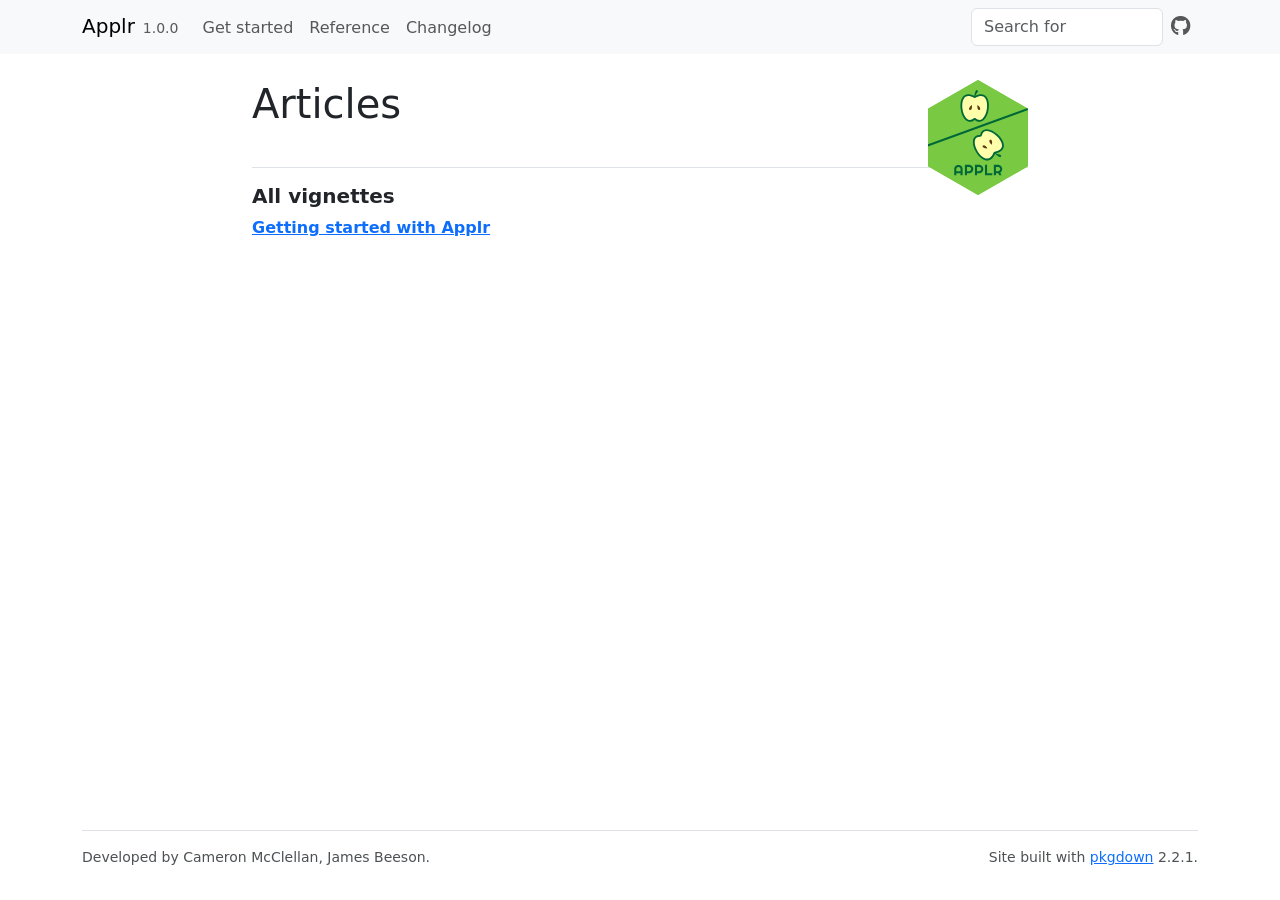
<file: articles/index.html>
<!DOCTYPE html>
<!-- Generated by pkgdown: do not edit by hand --><html lang="en-US"><head><meta http-equiv="Content-Type" content="text/html; charset=UTF-8"><meta charset="utf-8"><meta http-equiv="X-UA-Compatible" content="IE=edge"><meta name="viewport" content="width=device-width, initial-scale=1, shrink-to-fit=no"><title>Articles • Applr</title><script src="../deps/jquery-3.6.0/jquery-3.6.0.min.js"></script><meta name="viewport" content="width=device-width, initial-scale=1, shrink-to-fit=no"><link href="../deps/bootstrap-5.3.8/bootstrap.min.css" rel="stylesheet"><script src="../deps/bootstrap-5.3.8/bootstrap.bundle.min.js"></script><link href="../deps/font-awesome-6.5.2/css/all.min.css" rel="stylesheet"><link href="../deps/font-awesome-6.5.2/css/v4-shims.min.css" rel="stylesheet"><script src="../deps/headroom-0.11.0/headroom.min.js"></script><script src="../deps/headroom-0.11.0/jQuery.headroom.min.js"></script><script src="../deps/bootstrap-toc-1.0.1/bootstrap-toc.min.js"></script><script src="../deps/clipboard.js-2.0.11/clipboard.min.js"></script><script src="../deps/search-1.0.0/autocomplete.jquery.min.js"></script><script src="../deps/search-1.0.0/fuse.min.js"></script><script src="../deps/search-1.0.0/mark.min.js"></script><!-- pkgdown --><script src="../pkgdown.js"></script><meta property="og:title" content="Articles"><meta property="og:image" content="https://saundersg.github.io/Applr/logo.svg"></head><body>
    <a href="#main" class="visually-hidden-focusable">Skip to contents</a>


    <nav class="navbar navbar-expand-lg fixed-top bg-light" data-bs-theme="light" aria-label="Site navigation"><div class="container">

    <a class="navbar-brand me-2" href="../index.html">Applr</a>

    <small class="nav-text text-muted me-auto" data-bs-toggle="tooltip" data-bs-placement="bottom" title="">1.0.0</small>


    <button class="navbar-toggler" type="button" data-bs-toggle="collapse" data-bs-target="#navbar" aria-controls="navbar" aria-expanded="false" aria-label="Toggle navigation">
      <span class="navbar-toggler-icon"></span>
    </button>

    <div id="navbar" class="collapse navbar-collapse ms-3">
      <ul class="navbar-nav me-auto"><li class="nav-item"><a class="nav-link" href="../articles/Applr.html">Get started</a></li>
<li class="nav-item"><a class="nav-link" href="../reference/index.html">Reference</a></li>
<li class="nav-item"><a class="nav-link" href="../news/index.html">Changelog</a></li>
      </ul><ul class="navbar-nav"><li class="nav-item"><form class="form-inline" role="search">
 <input class="form-control" type="search" name="search-input" id="search-input" autocomplete="off" aria-label="Search site" placeholder="Search for" data-search-index="../search.json"></form></li>
<li class="nav-item"><a class="external-link nav-link" href="https://github.com/saundersg/Applr/" aria-label="GitHub"><span class="fa fab fa-github fa-lg"></span></a></li>
      </ul></div>


  </div>
</nav><div class="container template-article-index">
<div class="row">
  <main id="main" class="col-md-9"><div class="page-header">
      <img src="../logo.svg" class="logo" alt=""><h1>Articles</h1>
    </div>

    <div class="section ">
      <h3>All vignettes</h3>
      <div class="section-desc"></div>

      <dl><dt><a href="Applr.html">Getting started with Applr</a></dt>
        <dd>
      </dd></dl></div>
  </main></div>


    <footer><div class="pkgdown-footer-left">
  <p>Developed by Cameron McClellan, James Beeson.</p>
</div>

<div class="pkgdown-footer-right">
  <p>Site built with <a href="https://pkgdown.r-lib.org/" class="external-link">pkgdown</a> 2.2.1.</p>
</div>

    </footer></div>





  </body></html>
</file>
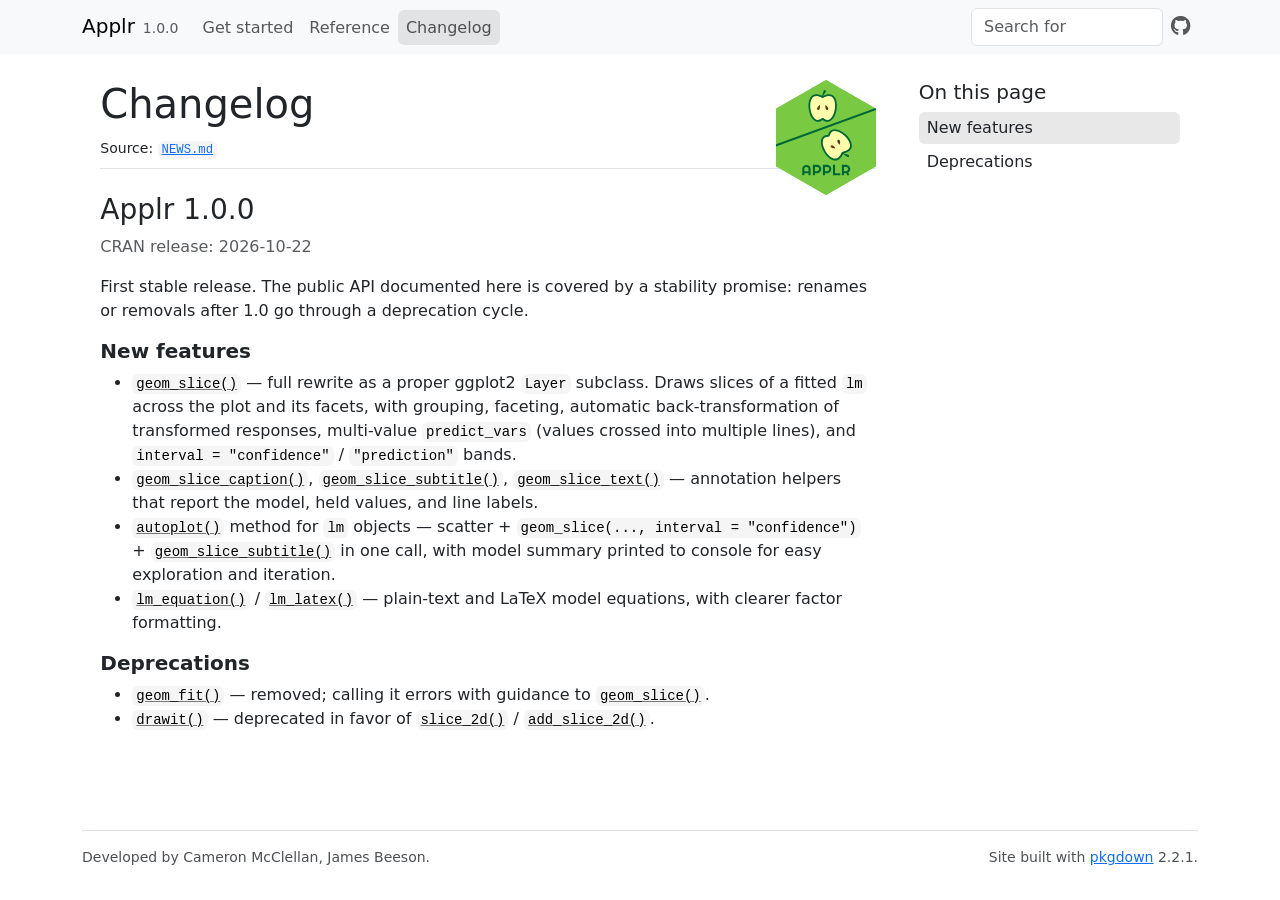
<file: news/index.html>
<!DOCTYPE html>
<!-- Generated by pkgdown: do not edit by hand --><html lang="en-US"><head><meta http-equiv="Content-Type" content="text/html; charset=UTF-8"><meta charset="utf-8"><meta http-equiv="X-UA-Compatible" content="IE=edge"><meta name="viewport" content="width=device-width, initial-scale=1, shrink-to-fit=no"><title>Changelog • Applr</title><script src="../deps/jquery-3.6.0/jquery-3.6.0.min.js"></script><meta name="viewport" content="width=device-width, initial-scale=1, shrink-to-fit=no"><link href="../deps/bootstrap-5.3.8/bootstrap.min.css" rel="stylesheet"><script src="../deps/bootstrap-5.3.8/bootstrap.bundle.min.js"></script><link href="../deps/font-awesome-6.5.2/css/all.min.css" rel="stylesheet"><link href="../deps/font-awesome-6.5.2/css/v4-shims.min.css" rel="stylesheet"><script src="../deps/headroom-0.11.0/headroom.min.js"></script><script src="../deps/headroom-0.11.0/jQuery.headroom.min.js"></script><script src="../deps/bootstrap-toc-1.0.1/bootstrap-toc.min.js"></script><script src="../deps/clipboard.js-2.0.11/clipboard.min.js"></script><script src="../deps/search-1.0.0/autocomplete.jquery.min.js"></script><script src="../deps/search-1.0.0/fuse.min.js"></script><script src="../deps/search-1.0.0/mark.min.js"></script><!-- pkgdown --><script src="../pkgdown.js"></script><meta property="og:title" content="Changelog"><meta property="og:image" content="https://saundersg.github.io/Applr/logo.svg"></head><body>
    <a href="#main" class="visually-hidden-focusable">Skip to contents</a>


    <nav class="navbar navbar-expand-lg fixed-top bg-light" data-bs-theme="light" aria-label="Site navigation"><div class="container">

    <a class="navbar-brand me-2" href="../index.html">Applr</a>

    <small class="nav-text text-muted me-auto" data-bs-toggle="tooltip" data-bs-placement="bottom" title="">1.0.0</small>


    <button class="navbar-toggler" type="button" data-bs-toggle="collapse" data-bs-target="#navbar" aria-controls="navbar" aria-expanded="false" aria-label="Toggle navigation">
      <span class="navbar-toggler-icon"></span>
    </button>

    <div id="navbar" class="collapse navbar-collapse ms-3">
      <ul class="navbar-nav me-auto"><li class="nav-item"><a class="nav-link" href="../articles/Applr.html">Get started</a></li>
<li class="nav-item"><a class="nav-link" href="../reference/index.html">Reference</a></li>
<li class="active nav-item"><a class="nav-link" href="../news/index.html">Changelog</a></li>
      </ul><ul class="navbar-nav"><li class="nav-item"><form class="form-inline" role="search">
 <input class="form-control" type="search" name="search-input" id="search-input" autocomplete="off" aria-label="Search site" placeholder="Search for" data-search-index="../search.json"></form></li>
<li class="nav-item"><a class="external-link nav-link" href="https://github.com/saundersg/Applr/" aria-label="GitHub"><span class="fa fab fa-github fa-lg"></span></a></li>
      </ul></div>


  </div>
</nav><div class="container template-news">
<div class="row">
  <main id="main" class="col-md-9"><div class="page-header">
      <img src="../logo.svg" class="logo" alt=""><h1>Changelog</h1>
      <small>Source: <a href="https://github.com/saundersg/Applr/blob/main/NEWS.md" class="external-link"><code>NEWS.md</code></a></small>
    </div>

    <div class="section level2">
<h2 class="pkg-version" data-toc-text="1.0.0" id="applr-100">Applr 1.0.0<a class="anchor" aria-label="anchor" href="#applr-100"></a></h2><p class="text-muted">CRAN release: 2026-10-22</p>
<p>First stable release. The public API documented here is covered by a stability promise: renames or removals after 1.0 go through a deprecation cycle.</p>
<div class="section level3">
<h3 id="new-features-1-0-0">New features<a class="anchor" aria-label="anchor" href="#new-features-1-0-0"></a></h3>
<ul><li>
<code><a href="../reference/geom_slice.html">geom_slice()</a></code> — full rewrite as a proper ggplot2 <code>Layer</code> subclass. Draws slices of a fitted <code>lm</code> across the plot and its facets, with grouping, faceting, automatic back-transformation of transformed responses, multi-value <code>predict_vars</code> (values crossed into multiple lines), and <code>interval = "confidence"</code> / <code>"prediction"</code> bands.</li>
<li>
<code><a href="../reference/geom_slice_caption.html">geom_slice_caption()</a></code>, <code><a href="../reference/geom_slice_subtitle.html">geom_slice_subtitle()</a></code>, <code><a href="../reference/geom_slice_text.html">geom_slice_text()</a></code> — annotation helpers that report the model, held values, and line labels.</li>
<li>
<code><a href="https://ggplot2.tidyverse.org/reference/autoplot.html" class="external-link">autoplot()</a></code> method for <code>lm</code> objects — scatter + <code>geom_slice(..., interval = "confidence")</code> + <code><a href="../reference/geom_slice_subtitle.html">geom_slice_subtitle()</a></code> in one call, with model summary printed to console for easy exploration and iteration.</li>
<li>
<code><a href="../reference/lm_equation.html">lm_equation()</a></code> / <code><a href="../reference/lm_latex.html">lm_latex()</a></code> — plain-text and LaTeX model equations, with clearer factor formatting.</li>
</ul></div>
<div class="section level3">
<h3 id="deprecations-1-0-0">Deprecations<a class="anchor" aria-label="anchor" href="#deprecations-1-0-0"></a></h3>
<ul><li>
<code><a href="../reference/geom_fit.html">geom_fit()</a></code> — removed; calling it errors with guidance to <code><a href="../reference/geom_slice.html">geom_slice()</a></code>.</li>
<li>
<code><a href="../reference/drawit.html">drawit()</a></code> — deprecated in favor of <code><a href="../reference/slice_2d.html">slice_2d()</a></code> / <code><a href="../reference/add_slice_2d.html">add_slice_2d()</a></code>.</li>
</ul></div>
</div>
  </main><aside class="col-md-3"><nav id="toc" aria-label="Table of contents"><h2>On this page</h2>
    </nav></aside></div>


    <footer><div class="pkgdown-footer-left">
  <p>Developed by Cameron McClellan, James Beeson.</p>
</div>

<div class="pkgdown-footer-right">
  <p>Site built with <a href="https://pkgdown.r-lib.org/" class="external-link">pkgdown</a> 2.2.1.</p>
</div>

    </footer></div>





  </body></html>
</file>
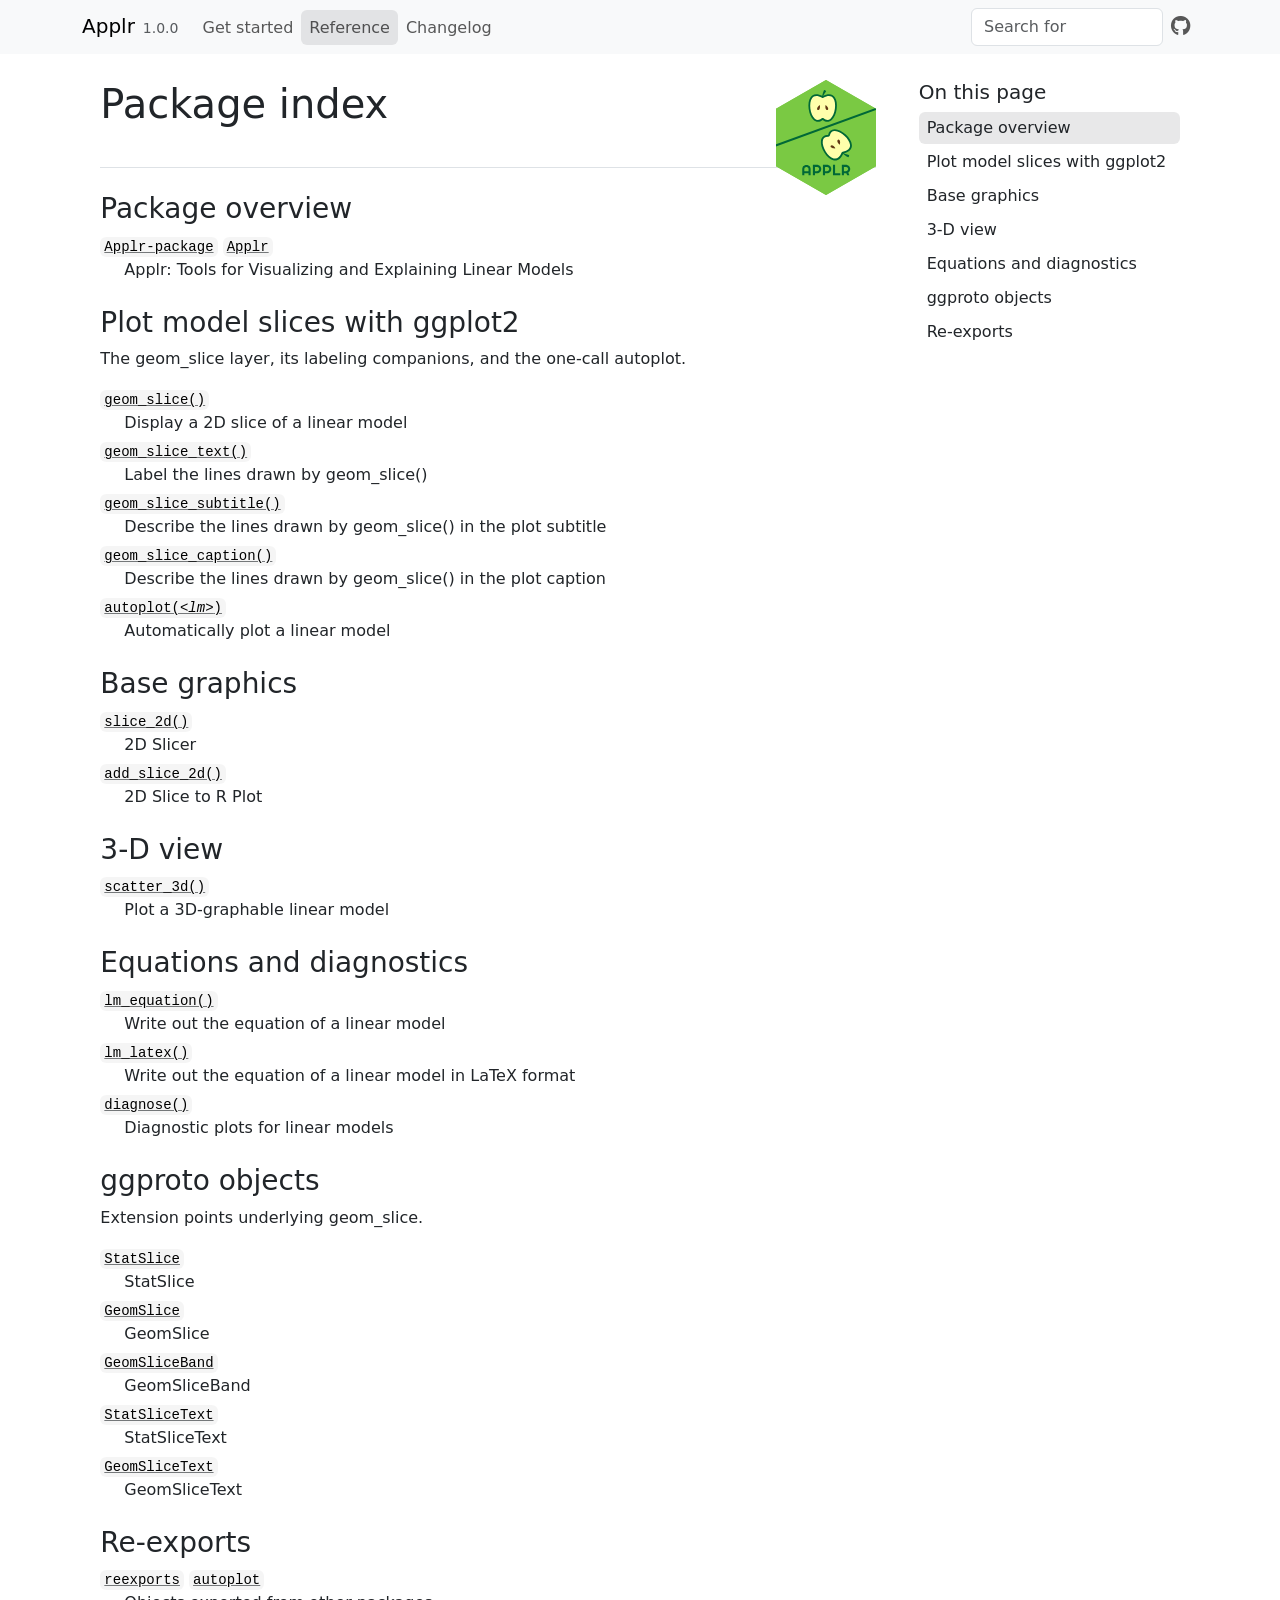
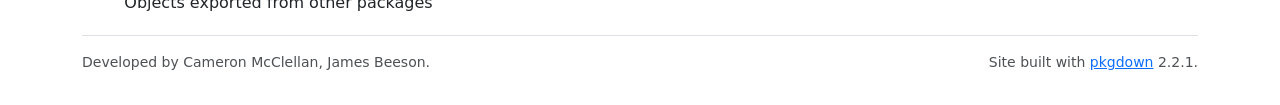
<file: reference/index.html>
<!DOCTYPE html>
<!-- Generated by pkgdown: do not edit by hand --><html lang="en-US"><head><meta http-equiv="Content-Type" content="text/html; charset=UTF-8"><meta charset="utf-8"><meta http-equiv="X-UA-Compatible" content="IE=edge"><meta name="viewport" content="width=device-width, initial-scale=1, shrink-to-fit=no"><title>Package index • Applr</title><script src="../deps/jquery-3.6.0/jquery-3.6.0.min.js"></script><meta name="viewport" content="width=device-width, initial-scale=1, shrink-to-fit=no"><link href="../deps/bootstrap-5.3.8/bootstrap.min.css" rel="stylesheet"><script src="../deps/bootstrap-5.3.8/bootstrap.bundle.min.js"></script><link href="../deps/font-awesome-6.5.2/css/all.min.css" rel="stylesheet"><link href="../deps/font-awesome-6.5.2/css/v4-shims.min.css" rel="stylesheet"><script src="../deps/headroom-0.11.0/headroom.min.js"></script><script src="../deps/headroom-0.11.0/jQuery.headroom.min.js"></script><script src="../deps/bootstrap-toc-1.0.1/bootstrap-toc.min.js"></script><script src="../deps/clipboard.js-2.0.11/clipboard.min.js"></script><script src="../deps/search-1.0.0/autocomplete.jquery.min.js"></script><script src="../deps/search-1.0.0/fuse.min.js"></script><script src="../deps/search-1.0.0/mark.min.js"></script><!-- pkgdown --><script src="../pkgdown.js"></script><meta property="og:title" content="Package index"><meta property="og:image" content="https://saundersg.github.io/Applr/logo.svg"></head><body>
    <a href="#main" class="visually-hidden-focusable">Skip to contents</a>


    <nav class="navbar navbar-expand-lg fixed-top bg-light" data-bs-theme="light" aria-label="Site navigation"><div class="container">

    <a class="navbar-brand me-2" href="../index.html">Applr</a>

    <small class="nav-text text-muted me-auto" data-bs-toggle="tooltip" data-bs-placement="bottom" title="">1.0.0</small>


    <button class="navbar-toggler" type="button" data-bs-toggle="collapse" data-bs-target="#navbar" aria-controls="navbar" aria-expanded="false" aria-label="Toggle navigation">
      <span class="navbar-toggler-icon"></span>
    </button>

    <div id="navbar" class="collapse navbar-collapse ms-3">
      <ul class="navbar-nav me-auto"><li class="nav-item"><a class="nav-link" href="../articles/Applr.html">Get started</a></li>
<li class="active nav-item"><a class="nav-link" href="../reference/index.html">Reference</a></li>
<li class="nav-item"><a class="nav-link" href="../news/index.html">Changelog</a></li>
      </ul><ul class="navbar-nav"><li class="nav-item"><form class="form-inline" role="search">
 <input class="form-control" type="search" name="search-input" id="search-input" autocomplete="off" aria-label="Search site" placeholder="Search for" data-search-index="../search.json"></form></li>
<li class="nav-item"><a class="external-link nav-link" href="https://github.com/saundersg/Applr/" aria-label="GitHub"><span class="fa fab fa-github fa-lg"></span></a></li>
      </ul></div>


  </div>
</nav><div class="container template-reference-index">
<div class="row">
  <main id="main" class="col-md-9"><div class="page-header">
      <img src="../logo.svg" class="logo" alt=""><h1>Package index</h1>
    </div>

    <div class="section level2">
      <h2 id="package-overview">Package overview<a class="anchor" aria-label="anchor" href="#package-overview"></a></h2>



      <dl></dl></div><div class="section level2">




      <dl><dt>

          <code><a href="Applr-package.html">Applr-package</a></code> <code><a href="Applr-package.html">Applr</a></code>

        </dt>
        <dd>Applr: Tools for Visualizing and Explaining Linear Models</dd>
      </dl></div><div class="section level2">
      <h2 id="plot-model-slices-with-ggplot-">Plot model slices with ggplot2<a class="anchor" aria-label="anchor" href="#plot-model-slices-with-ggplot-"></a></h2>

      <div class="section-desc"><p>The geom_slice layer, its labeling companions, and the one-call autoplot.</p></div>

      <dl></dl></div><div class="section level2">




      <dl><dt>

          <code><a href="geom_slice.html">geom_slice()</a></code>

        </dt>
        <dd>Display a 2D slice of a linear model</dd>

        <dt>

          <code><a href="geom_slice_text.html">geom_slice_text()</a></code>

        </dt>
        <dd>Label the lines drawn by geom_slice()</dd>

        <dt>

          <code><a href="geom_slice_subtitle.html">geom_slice_subtitle()</a></code>

        </dt>
        <dd>Describe the lines drawn by geom_slice() in the plot subtitle</dd>

        <dt>

          <code><a href="geom_slice_caption.html">geom_slice_caption()</a></code>

        </dt>
        <dd>Describe the lines drawn by geom_slice() in the plot caption</dd>

        <dt>

          <code><a href="autoplot.lm.html">autoplot(<i>&lt;lm&gt;</i>)</a></code>

        </dt>
        <dd>Automatically plot a linear model</dd>
      </dl></div><div class="section level2">
      <h2 id="base-graphics">Base graphics<a class="anchor" aria-label="anchor" href="#base-graphics"></a></h2>



      <dl></dl></div><div class="section level2">




      <dl><dt>

          <code><a href="slice_2d.html">slice_2d()</a></code>

        </dt>
        <dd>2D Slicer</dd>

        <dt>

          <code><a href="add_slice_2d.html">add_slice_2d()</a></code>

        </dt>
        <dd>2D Slice to R Plot</dd>
      </dl></div><div class="section level2">
      <h2 id="-d-view">3-D view<a class="anchor" aria-label="anchor" href="#-d-view"></a></h2>



      <dl></dl></div><div class="section level2">




      <dl><dt>

          <code><a href="scatter_3d.html">scatter_3d()</a></code>

        </dt>
        <dd>Plot a 3D-graphable linear model</dd>
      </dl></div><div class="section level2">
      <h2 id="equations-and-diagnostics">Equations and diagnostics<a class="anchor" aria-label="anchor" href="#equations-and-diagnostics"></a></h2>



      <dl></dl></div><div class="section level2">




      <dl><dt>

          <code><a href="lm_equation.html">lm_equation()</a></code>

        </dt>
        <dd>Write out the equation of a linear model</dd>

        <dt>

          <code><a href="lm_latex.html">lm_latex()</a></code>

        </dt>
        <dd>Write out the equation of a linear model in LaTeX format</dd>

        <dt>

          <code><a href="diagnose.html">diagnose()</a></code>

        </dt>
        <dd>Diagnostic plots for linear models</dd>
      </dl></div><div class="section level2">
      <h2 id="ggproto-objects">ggproto objects<a class="anchor" aria-label="anchor" href="#ggproto-objects"></a></h2>

      <div class="section-desc"><p>Extension points underlying geom_slice.</p></div>

      <dl></dl></div><div class="section level2">




      <dl><dt>

          <code><a href="StatSlice.html">StatSlice</a></code>

        </dt>
        <dd>StatSlice</dd>

        <dt>

          <code><a href="GeomSlice.html">GeomSlice</a></code>

        </dt>
        <dd>GeomSlice</dd>

        <dt>

          <code><a href="GeomSliceBand.html">GeomSliceBand</a></code>

        </dt>
        <dd>GeomSliceBand</dd>

        <dt>

          <code><a href="StatSliceText.html">StatSliceText</a></code>

        </dt>
        <dd>StatSliceText</dd>

        <dt>

          <code><a href="GeomSliceText.html">GeomSliceText</a></code>

        </dt>
        <dd>GeomSliceText</dd>
      </dl></div><div class="section level2">
      <h2 id="re-exports">Re-exports<a class="anchor" aria-label="anchor" href="#re-exports"></a></h2>



      <dl></dl></div><div class="section level2">




      <dl><dt>

          <code><a href="reexports.html">reexports</a></code> <code><a href="reexports.html">autoplot</a></code>

        </dt>
        <dd>Objects exported from other packages</dd>
      </dl></div>
  </main><aside class="col-md-3"><nav id="toc" aria-label="Table of contents"><h2>On this page</h2>
    </nav></aside></div>


    <footer><div class="pkgdown-footer-left">
  <p>Developed by Cameron McClellan, James Beeson.</p>
</div>

<div class="pkgdown-footer-right">
  <p>Site built with <a href="https://pkgdown.r-lib.org/" class="external-link">pkgdown</a> 2.2.1.</p>
</div>

    </footer></div>





  </body></html>
</file>
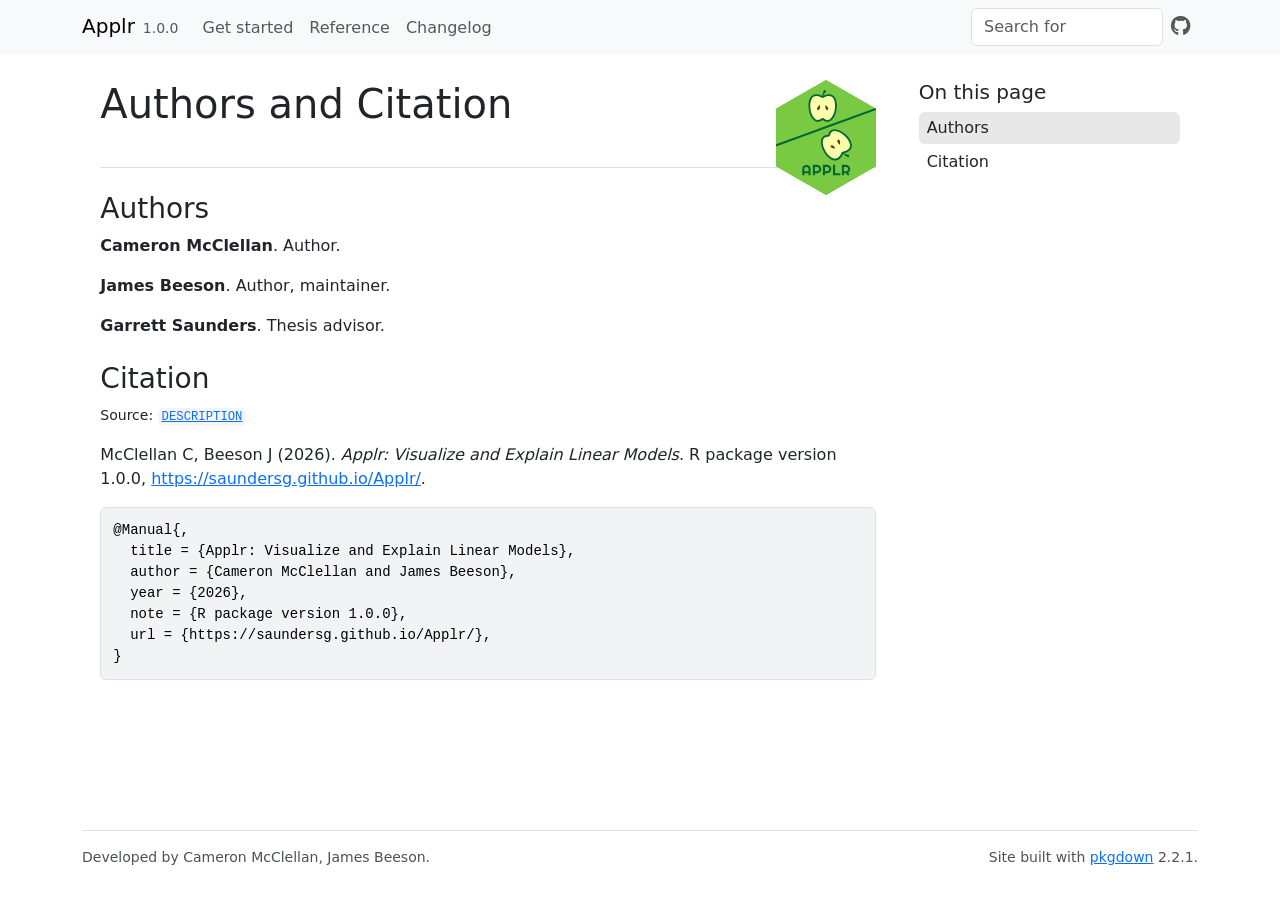
<file: authors.html>
<!DOCTYPE html>
<!-- Generated by pkgdown: do not edit by hand --><html lang="en-US"><head><meta http-equiv="Content-Type" content="text/html; charset=UTF-8"><meta charset="utf-8"><meta http-equiv="X-UA-Compatible" content="IE=edge"><meta name="viewport" content="width=device-width, initial-scale=1, shrink-to-fit=no"><title>Authors and Citation • Applr</title><script src="deps/jquery-3.6.0/jquery-3.6.0.min.js"></script><meta name="viewport" content="width=device-width, initial-scale=1, shrink-to-fit=no"><link href="deps/bootstrap-5.3.8/bootstrap.min.css" rel="stylesheet"><script src="deps/bootstrap-5.3.8/bootstrap.bundle.min.js"></script><link href="deps/font-awesome-6.5.2/css/all.min.css" rel="stylesheet"><link href="deps/font-awesome-6.5.2/css/v4-shims.min.css" rel="stylesheet"><script src="deps/headroom-0.11.0/headroom.min.js"></script><script src="deps/headroom-0.11.0/jQuery.headroom.min.js"></script><script src="deps/bootstrap-toc-1.0.1/bootstrap-toc.min.js"></script><script src="deps/clipboard.js-2.0.11/clipboard.min.js"></script><script src="deps/search-1.0.0/autocomplete.jquery.min.js"></script><script src="deps/search-1.0.0/fuse.min.js"></script><script src="deps/search-1.0.0/mark.min.js"></script><!-- pkgdown --><script src="pkgdown.js"></script><meta property="og:title" content="Authors and Citation"><meta property="og:image" content="https://saundersg.github.io/Applr/logo.svg"></head><body>
    <a href="#main" class="visually-hidden-focusable">Skip to contents</a>


    <nav class="navbar navbar-expand-lg fixed-top bg-light" data-bs-theme="light" aria-label="Site navigation"><div class="container">

    <a class="navbar-brand me-2" href="index.html">Applr</a>

    <small class="nav-text text-muted me-auto" data-bs-toggle="tooltip" data-bs-placement="bottom" title="">1.0.0</small>


    <button class="navbar-toggler" type="button" data-bs-toggle="collapse" data-bs-target="#navbar" aria-controls="navbar" aria-expanded="false" aria-label="Toggle navigation">
      <span class="navbar-toggler-icon"></span>
    </button>

    <div id="navbar" class="collapse navbar-collapse ms-3">
      <ul class="navbar-nav me-auto"><li class="nav-item"><a class="nav-link" href="articles/Applr.html">Get started</a></li>
<li class="nav-item"><a class="nav-link" href="reference/index.html">Reference</a></li>
<li class="nav-item"><a class="nav-link" href="news/index.html">Changelog</a></li>
      </ul><ul class="navbar-nav"><li class="nav-item"><form class="form-inline" role="search">
 <input class="form-control" type="search" name="search-input" id="search-input" autocomplete="off" aria-label="Search site" placeholder="Search for" data-search-index="search.json"></form></li>
<li class="nav-item"><a class="external-link nav-link" href="https://github.com/saundersg/Applr/" aria-label="GitHub"><span class="fa fab fa-github fa-lg"></span></a></li>
      </ul></div>


  </div>
</nav><div class="container template-citation-authors">
<div class="row">
  <main id="main" class="col-md-9"><div class="page-header">
      <img src="logo.svg" class="logo" alt=""><h1>Authors and Citation</h1>
    </div>

    <div class="section level2">
      <h2>Authors</h2>

      <ul class="list-unstyled"><li>
          <p><strong>Cameron McClellan</strong>. Author.
          </p>
        </li>
        <li>
          <p><strong>James Beeson</strong>. Author, maintainer.
          </p>
        </li>
        <li>
          <p><strong>Garrett Saunders</strong>. Thesis advisor.
          </p>
        </li>
      </ul></div>

    <div class="section level2">
      <h2 id="citation">Citation</h2>
      <p><small class="dont-index">Source: <a href="https://github.com/saundersg/Applr/blob/main/DESCRIPTION" class="external-link"><code>DESCRIPTION</code></a></small></p>

      <p>McClellan C, Beeson J (2026).
<em>Applr: Visualize and Explain Linear Models</em>.
R package version 1.0.0, <a href="https://saundersg.github.io/Applr/">https://saundersg.github.io/Applr/</a>.
</p>
      <pre>@Manual{,
  title = {Applr: Visualize and Explain Linear Models},
  author = {Cameron McClellan and James Beeson},
  year = {2026},
  note = {R package version 1.0.0},
  url = {https://saundersg.github.io/Applr/},
}</pre>
    </div>

  </main><aside class="col-md-3"><nav id="toc" aria-label="Table of contents"><h2>On this page</h2>
    </nav></aside></div>


    <footer><div class="pkgdown-footer-left">
  <p>Developed by Cameron McClellan, James Beeson.</p>
</div>

<div class="pkgdown-footer-right">
  <p>Site built with <a href="https://pkgdown.r-lib.org/" class="external-link">pkgdown</a> 2.2.1.</p>
</div>

    </footer></div>





  </body></html>
</file>
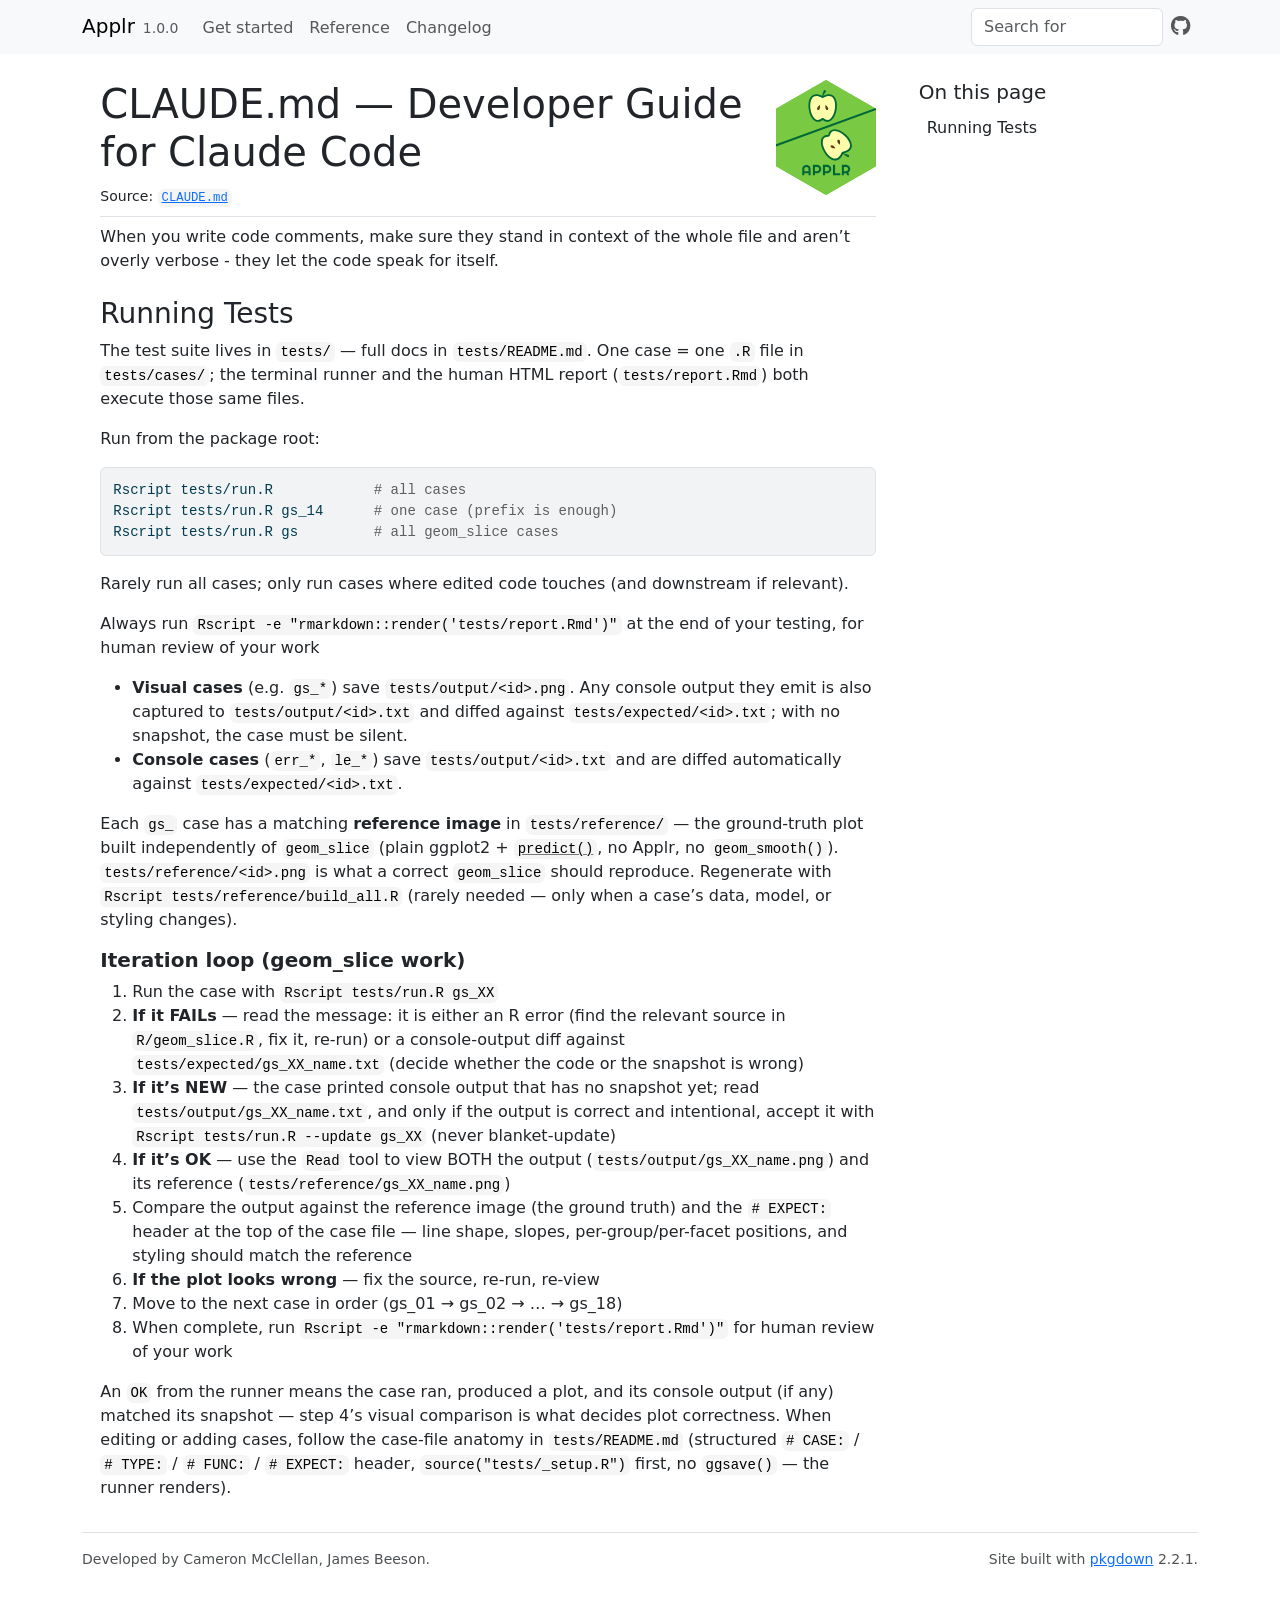
<file: CLAUDE.html>
<!DOCTYPE html>
<!-- Generated by pkgdown: do not edit by hand --><html lang="en-US"><head><meta http-equiv="Content-Type" content="text/html; charset=UTF-8"><meta charset="utf-8"><meta http-equiv="X-UA-Compatible" content="IE=edge"><meta name="viewport" content="width=device-width, initial-scale=1, shrink-to-fit=no"><title>CLAUDE.md — Developer Guide for Claude Code • Applr</title><script src="deps/jquery-3.6.0/jquery-3.6.0.min.js"></script><meta name="viewport" content="width=device-width, initial-scale=1, shrink-to-fit=no"><link href="deps/bootstrap-5.3.8/bootstrap.min.css" rel="stylesheet"><script src="deps/bootstrap-5.3.8/bootstrap.bundle.min.js"></script><link href="deps/font-awesome-6.5.2/css/all.min.css" rel="stylesheet"><link href="deps/font-awesome-6.5.2/css/v4-shims.min.css" rel="stylesheet"><script src="deps/headroom-0.11.0/headroom.min.js"></script><script src="deps/headroom-0.11.0/jQuery.headroom.min.js"></script><script src="deps/bootstrap-toc-1.0.1/bootstrap-toc.min.js"></script><script src="deps/clipboard.js-2.0.11/clipboard.min.js"></script><script src="deps/search-1.0.0/autocomplete.jquery.min.js"></script><script src="deps/search-1.0.0/fuse.min.js"></script><script src="deps/search-1.0.0/mark.min.js"></script><!-- pkgdown --><script src="pkgdown.js"></script><meta property="og:title" content="CLAUDE.md — Developer Guide for Claude Code"><meta property="og:image" content="https://saundersg.github.io/Applr/logo.svg"></head><body>
    <a href="#main" class="visually-hidden-focusable">Skip to contents</a>


    <nav class="navbar navbar-expand-lg fixed-top bg-light" data-bs-theme="light" aria-label="Site navigation"><div class="container">

    <a class="navbar-brand me-2" href="index.html">Applr</a>

    <small class="nav-text text-muted me-auto" data-bs-toggle="tooltip" data-bs-placement="bottom" title="">1.0.0</small>


    <button class="navbar-toggler" type="button" data-bs-toggle="collapse" data-bs-target="#navbar" aria-controls="navbar" aria-expanded="false" aria-label="Toggle navigation">
      <span class="navbar-toggler-icon"></span>
    </button>

    <div id="navbar" class="collapse navbar-collapse ms-3">
      <ul class="navbar-nav me-auto"><li class="nav-item"><a class="nav-link" href="articles/Applr.html">Get started</a></li>
<li class="nav-item"><a class="nav-link" href="reference/index.html">Reference</a></li>
<li class="nav-item"><a class="nav-link" href="news/index.html">Changelog</a></li>
      </ul><ul class="navbar-nav"><li class="nav-item"><form class="form-inline" role="search">
 <input class="form-control" type="search" name="search-input" id="search-input" autocomplete="off" aria-label="Search site" placeholder="Search for" data-search-index="search.json"></form></li>
<li class="nav-item"><a class="external-link nav-link" href="https://github.com/saundersg/Applr/" aria-label="GitHub"><span class="fa fab fa-github fa-lg"></span></a></li>
      </ul></div>


  </div>
</nav><div class="container template-title-body">
<div class="row">
  <main id="main" class="col-md-9"><div class="page-header">
      <img src="logo.svg" class="logo" alt=""><h1>CLAUDE.md — Developer Guide for Claude Code</h1>
      <small class="dont-index">Source: <a href="https://github.com/saundersg/Applr/blob/main/CLAUDE.md" class="external-link"><code>CLAUDE.md</code></a></small>
    </div>

<div id="claudemd--developer-guide-for-claude-code" class="section level1">

<p>When you write code comments, make sure they stand in context of the whole file and aren’t overly verbose - they let the code speak for itself.</p>
<div class="section level2">
<h2 id="running-tests">Running Tests<a class="anchor" aria-label="anchor" href="#running-tests"></a></h2>
<p>The test suite lives in <code>tests/</code> — full docs in <code>tests/README.md</code>. One case = one <code>.R</code> file in <code>tests/cases/</code>; the terminal runner and the human HTML report (<code>tests/report.Rmd</code>) both execute those same files.</p>
<p>Run from the package root:</p>
<div class="sourceCode" id="cb1"><pre class="sourceCode sh"><code class="sourceCode bash"><span id="cb1-1"><a href="#cb1-1" tabindex="-1"></a><span class="ex">Rscript</span> tests/run.R            <span class="co"># all cases</span></span>
<span id="cb1-2"><a href="#cb1-2" tabindex="-1"></a><span class="ex">Rscript</span> tests/run.R gs_14      <span class="co"># one case (prefix is enough)</span></span>
<span id="cb1-3"><a href="#cb1-3" tabindex="-1"></a><span class="ex">Rscript</span> tests/run.R gs         <span class="co"># all geom_slice cases</span></span></code></pre></div>
<p>Rarely run all cases; only run cases where edited code touches (and downstream if relevant).</p>
<p>Always run <code>Rscript -e "rmarkdown::render('tests/report.Rmd')"</code> at the end of your testing, for human review of your work</p>
<ul><li>
<strong>Visual cases</strong> (e.g. <code>gs_*</code>) save <code>tests/output/&lt;id&gt;.png</code>. Any console output they emit is also captured to <code>tests/output/&lt;id&gt;.txt</code> and diffed against <code>tests/expected/&lt;id&gt;.txt</code>; with no snapshot, the case must be silent.</li>
<li>
<strong>Console cases</strong> (<code>err_*</code>, <code>le_*</code>) save <code>tests/output/&lt;id&gt;.txt</code> and are diffed automatically against <code>tests/expected/&lt;id&gt;.txt</code>.</li>
</ul><p>Each <code>gs_</code> case has a matching <strong>reference image</strong> in <code>tests/reference/</code> — the ground-truth plot built independently of <code>geom_slice</code> (plain ggplot2 + <code><a href="https://rdrr.io/r/stats/predict.html" class="external-link">predict()</a></code>, no Applr, no <code>geom_smooth()</code>). <code>tests/reference/&lt;id&gt;.png</code> is what a correct <code>geom_slice</code> should reproduce. Regenerate with <code>Rscript tests/reference/build_all.R</code> (rarely needed — only when a case’s data, model, or styling changes).</p>
<div class="section level3">
<h3 id="iteration-loop-geom_slice-work">Iteration loop (geom_slice work)<a class="anchor" aria-label="anchor" href="#iteration-loop-geom_slice-work"></a></h3>
<ol style="list-style-type: decimal"><li>Run the case with <code>Rscript tests/run.R gs_XX</code>
</li>
<li>
<strong>If it FAILs</strong> — read the message: it is either an R error (find the relevant source in <code>R/geom_slice.R</code>, fix it, re-run) or a console-output diff against <code>tests/expected/gs_XX_name.txt</code> (decide whether the code or the snapshot is wrong)</li>
<li>
<strong>If it’s NEW</strong> — the case printed console output that has no snapshot yet; read <code>tests/output/gs_XX_name.txt</code>, and only if the output is correct and intentional, accept it with <code>Rscript tests/run.R --update gs_XX</code> (never blanket-update)</li>
<li>
<strong>If it’s OK</strong> — use the <code>Read</code> tool to view BOTH the output (<code>tests/output/gs_XX_name.png</code>) and its reference (<code>tests/reference/gs_XX_name.png</code>)</li>
<li>Compare the output against the reference image (the ground truth) and the <code># EXPECT:</code> header at the top of the case file — line shape, slopes, per-group/per-facet positions, and styling should match the reference</li>
<li>
<strong>If the plot looks wrong</strong> — fix the source, re-run, re-view</li>
<li>Move to the next case in order (gs_01 → gs_02 → … → gs_18)</li>
<li>When complete, run <code>Rscript -e "rmarkdown::render('tests/report.Rmd')"</code> for human review of your work</li>
</ol><p>An <code>OK</code> from the runner means the case ran, produced a plot, and its console output (if any) matched its snapshot — step 4’s visual comparison is what decides plot correctness. When editing or adding cases, follow the case-file anatomy in <code>tests/README.md</code> (structured <code># CASE:</code> / <code># TYPE:</code> / <code># FUNC:</code> / <code># EXPECT:</code> header, <code>source("tests/_setup.R")</code> first, no <code>ggsave()</code> — the runner renders).</p>
</div>
</div>
</div>

  </main><aside class="col-md-3"><nav id="toc" aria-label="Table of contents"><h2>On this page</h2>
    </nav></aside></div>


    <footer><div class="pkgdown-footer-left">
  <p>Developed by Cameron McClellan, James Beeson.</p>
</div>

<div class="pkgdown-footer-right">
  <p>Site built with <a href="https://pkgdown.r-lib.org/" class="external-link">pkgdown</a> 2.2.1.</p>
</div>

    </footer></div>





  </body></html>
</file>
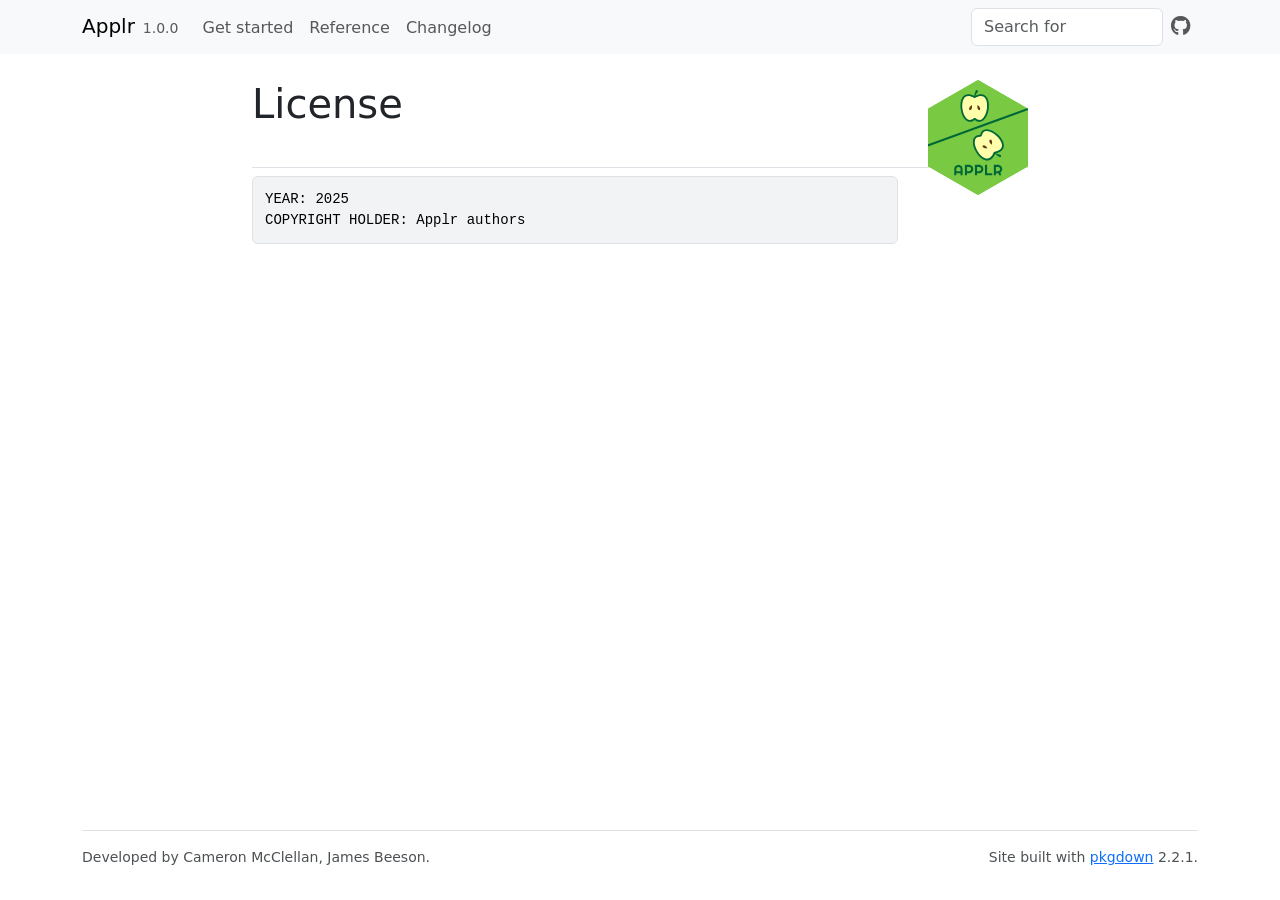
<file: LICENSE-text.html>
<!DOCTYPE html>
<!-- Generated by pkgdown: do not edit by hand --><html lang="en-US"><head><meta http-equiv="Content-Type" content="text/html; charset=UTF-8"><meta charset="utf-8"><meta http-equiv="X-UA-Compatible" content="IE=edge"><meta name="viewport" content="width=device-width, initial-scale=1, shrink-to-fit=no"><title>License • Applr</title><script src="deps/jquery-3.6.0/jquery-3.6.0.min.js"></script><meta name="viewport" content="width=device-width, initial-scale=1, shrink-to-fit=no"><link href="deps/bootstrap-5.3.8/bootstrap.min.css" rel="stylesheet"><script src="deps/bootstrap-5.3.8/bootstrap.bundle.min.js"></script><link href="deps/font-awesome-6.5.2/css/all.min.css" rel="stylesheet"><link href="deps/font-awesome-6.5.2/css/v4-shims.min.css" rel="stylesheet"><script src="deps/headroom-0.11.0/headroom.min.js"></script><script src="deps/headroom-0.11.0/jQuery.headroom.min.js"></script><script src="deps/bootstrap-toc-1.0.1/bootstrap-toc.min.js"></script><script src="deps/clipboard.js-2.0.11/clipboard.min.js"></script><script src="deps/search-1.0.0/autocomplete.jquery.min.js"></script><script src="deps/search-1.0.0/fuse.min.js"></script><script src="deps/search-1.0.0/mark.min.js"></script><!-- pkgdown --><script src="pkgdown.js"></script><meta property="og:title" content="License"><meta property="og:image" content="https://saundersg.github.io/Applr/logo.svg"></head><body>
    <a href="#main" class="visually-hidden-focusable">Skip to contents</a>


    <nav class="navbar navbar-expand-lg fixed-top bg-light" data-bs-theme="light" aria-label="Site navigation"><div class="container">

    <a class="navbar-brand me-2" href="index.html">Applr</a>

    <small class="nav-text text-muted me-auto" data-bs-toggle="tooltip" data-bs-placement="bottom" title="">1.0.0</small>


    <button class="navbar-toggler" type="button" data-bs-toggle="collapse" data-bs-target="#navbar" aria-controls="navbar" aria-expanded="false" aria-label="Toggle navigation">
      <span class="navbar-toggler-icon"></span>
    </button>

    <div id="navbar" class="collapse navbar-collapse ms-3">
      <ul class="navbar-nav me-auto"><li class="nav-item"><a class="nav-link" href="articles/Applr.html">Get started</a></li>
<li class="nav-item"><a class="nav-link" href="reference/index.html">Reference</a></li>
<li class="nav-item"><a class="nav-link" href="news/index.html">Changelog</a></li>
      </ul><ul class="navbar-nav"><li class="nav-item"><form class="form-inline" role="search">
 <input class="form-control" type="search" name="search-input" id="search-input" autocomplete="off" aria-label="Search site" placeholder="Search for" data-search-index="search.json"></form></li>
<li class="nav-item"><a class="external-link nav-link" href="https://github.com/saundersg/Applr/" aria-label="GitHub"><span class="fa fab fa-github fa-lg"></span></a></li>
      </ul></div>


  </div>
</nav><div class="container template-title-body">
<div class="row">
  <main id="main" class="col-md-9"><div class="page-header">
      <img src="logo.svg" class="logo" alt=""><h1>License</h1>

    </div>

<pre>YEAR: 2025
COPYRIGHT HOLDER: Applr authors
</pre>

  </main></div>


    <footer><div class="pkgdown-footer-left">
  <p>Developed by Cameron McClellan, James Beeson.</p>
</div>

<div class="pkgdown-footer-right">
  <p>Site built with <a href="https://pkgdown.r-lib.org/" class="external-link">pkgdown</a> 2.2.1.</p>
</div>

    </footer></div>





  </body></html>
</file>
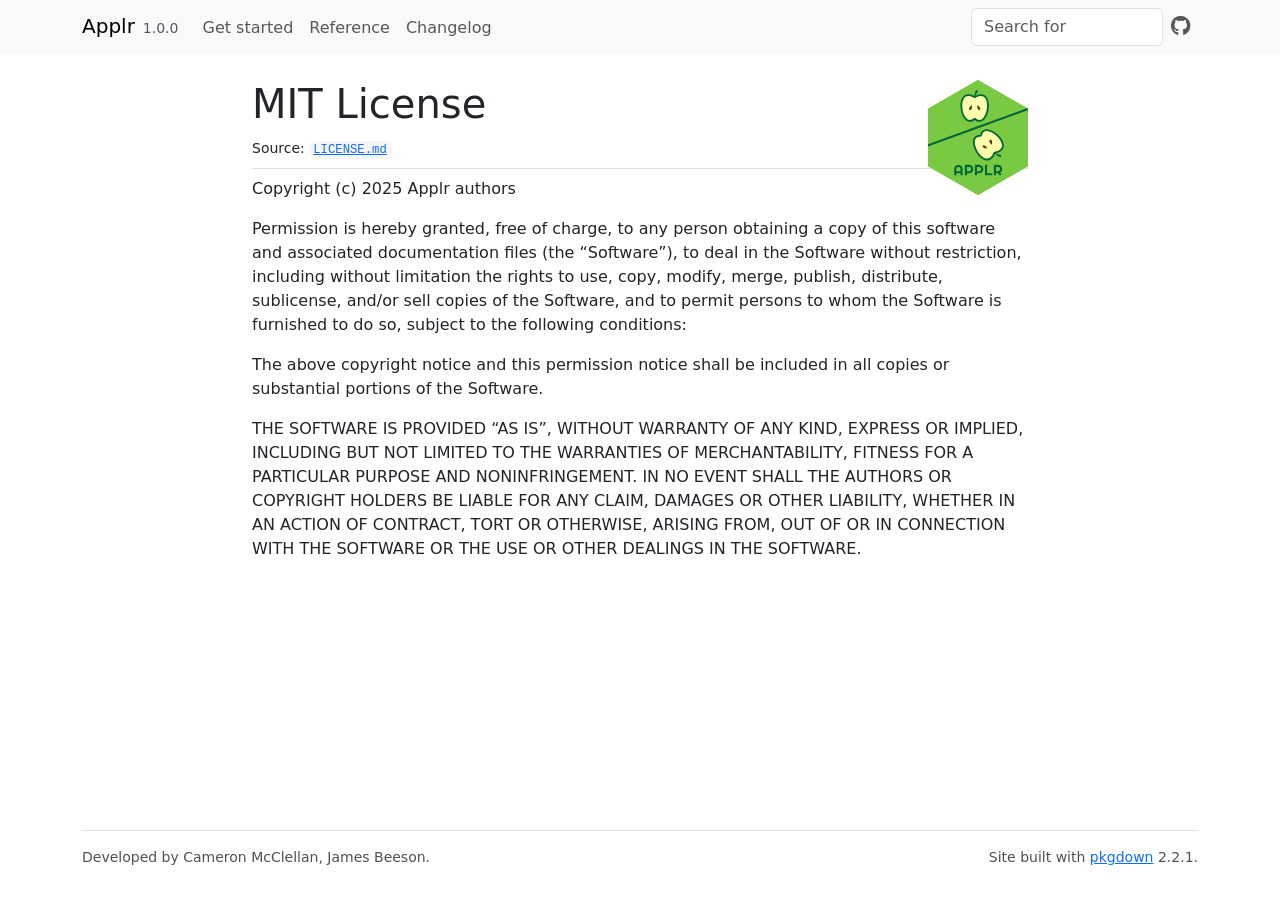
<file: LICENSE.html>
<!DOCTYPE html>
<!-- Generated by pkgdown: do not edit by hand --><html lang="en-US"><head><meta http-equiv="Content-Type" content="text/html; charset=UTF-8"><meta charset="utf-8"><meta http-equiv="X-UA-Compatible" content="IE=edge"><meta name="viewport" content="width=device-width, initial-scale=1, shrink-to-fit=no"><title>MIT License • Applr</title><script src="deps/jquery-3.6.0/jquery-3.6.0.min.js"></script><meta name="viewport" content="width=device-width, initial-scale=1, shrink-to-fit=no"><link href="deps/bootstrap-5.3.8/bootstrap.min.css" rel="stylesheet"><script src="deps/bootstrap-5.3.8/bootstrap.bundle.min.js"></script><link href="deps/font-awesome-6.5.2/css/all.min.css" rel="stylesheet"><link href="deps/font-awesome-6.5.2/css/v4-shims.min.css" rel="stylesheet"><script src="deps/headroom-0.11.0/headroom.min.js"></script><script src="deps/headroom-0.11.0/jQuery.headroom.min.js"></script><script src="deps/bootstrap-toc-1.0.1/bootstrap-toc.min.js"></script><script src="deps/clipboard.js-2.0.11/clipboard.min.js"></script><script src="deps/search-1.0.0/autocomplete.jquery.min.js"></script><script src="deps/search-1.0.0/fuse.min.js"></script><script src="deps/search-1.0.0/mark.min.js"></script><!-- pkgdown --><script src="pkgdown.js"></script><meta property="og:title" content="MIT License"><meta property="og:image" content="https://saundersg.github.io/Applr/logo.svg"></head><body>
    <a href="#main" class="visually-hidden-focusable">Skip to contents</a>


    <nav class="navbar navbar-expand-lg fixed-top bg-light" data-bs-theme="light" aria-label="Site navigation"><div class="container">

    <a class="navbar-brand me-2" href="index.html">Applr</a>

    <small class="nav-text text-muted me-auto" data-bs-toggle="tooltip" data-bs-placement="bottom" title="">1.0.0</small>


    <button class="navbar-toggler" type="button" data-bs-toggle="collapse" data-bs-target="#navbar" aria-controls="navbar" aria-expanded="false" aria-label="Toggle navigation">
      <span class="navbar-toggler-icon"></span>
    </button>

    <div id="navbar" class="collapse navbar-collapse ms-3">
      <ul class="navbar-nav me-auto"><li class="nav-item"><a class="nav-link" href="articles/Applr.html">Get started</a></li>
<li class="nav-item"><a class="nav-link" href="reference/index.html">Reference</a></li>
<li class="nav-item"><a class="nav-link" href="news/index.html">Changelog</a></li>
      </ul><ul class="navbar-nav"><li class="nav-item"><form class="form-inline" role="search">
 <input class="form-control" type="search" name="search-input" id="search-input" autocomplete="off" aria-label="Search site" placeholder="Search for" data-search-index="search.json"></form></li>
<li class="nav-item"><a class="external-link nav-link" href="https://github.com/saundersg/Applr/" aria-label="GitHub"><span class="fa fab fa-github fa-lg"></span></a></li>
      </ul></div>


  </div>
</nav><div class="container template-title-body">
<div class="row">
  <main id="main" class="col-md-9"><div class="page-header">
      <img src="logo.svg" class="logo" alt=""><h1>MIT License</h1>
      <small class="dont-index">Source: <a href="https://github.com/saundersg/Applr/blob/main/LICENSE.md" class="external-link"><code>LICENSE.md</code></a></small>
    </div>

<div id="mit-license" class="section level1">

<p>Copyright (c) 2025 Applr authors</p>
<p>Permission is hereby granted, free of charge, to any person obtaining a copy of this software and associated documentation files (the “Software”), to deal in the Software without restriction, including without limitation the rights to use, copy, modify, merge, publish, distribute, sublicense, and/or sell copies of the Software, and to permit persons to whom the Software is furnished to do so, subject to the following conditions:</p>
<p>The above copyright notice and this permission notice shall be included in all copies or substantial portions of the Software.</p>
<p>THE SOFTWARE IS PROVIDED “AS IS”, WITHOUT WARRANTY OF ANY KIND, EXPRESS OR IMPLIED, INCLUDING BUT NOT LIMITED TO THE WARRANTIES OF MERCHANTABILITY, FITNESS FOR A PARTICULAR PURPOSE AND NONINFRINGEMENT. IN NO EVENT SHALL THE AUTHORS OR COPYRIGHT HOLDERS BE LIABLE FOR ANY CLAIM, DAMAGES OR OTHER LIABILITY, WHETHER IN AN ACTION OF CONTRACT, TORT OR OTHERWISE, ARISING FROM, OUT OF OR IN CONNECTION WITH THE SOFTWARE OR THE USE OR OTHER DEALINGS IN THE SOFTWARE.</p>
</div>

  </main></div>


    <footer><div class="pkgdown-footer-left">
  <p>Developed by Cameron McClellan, James Beeson.</p>
</div>

<div class="pkgdown-footer-right">
  <p>Site built with <a href="https://pkgdown.r-lib.org/" class="external-link">pkgdown</a> 2.2.1.</p>
</div>

    </footer></div>





  </body></html>
</file>
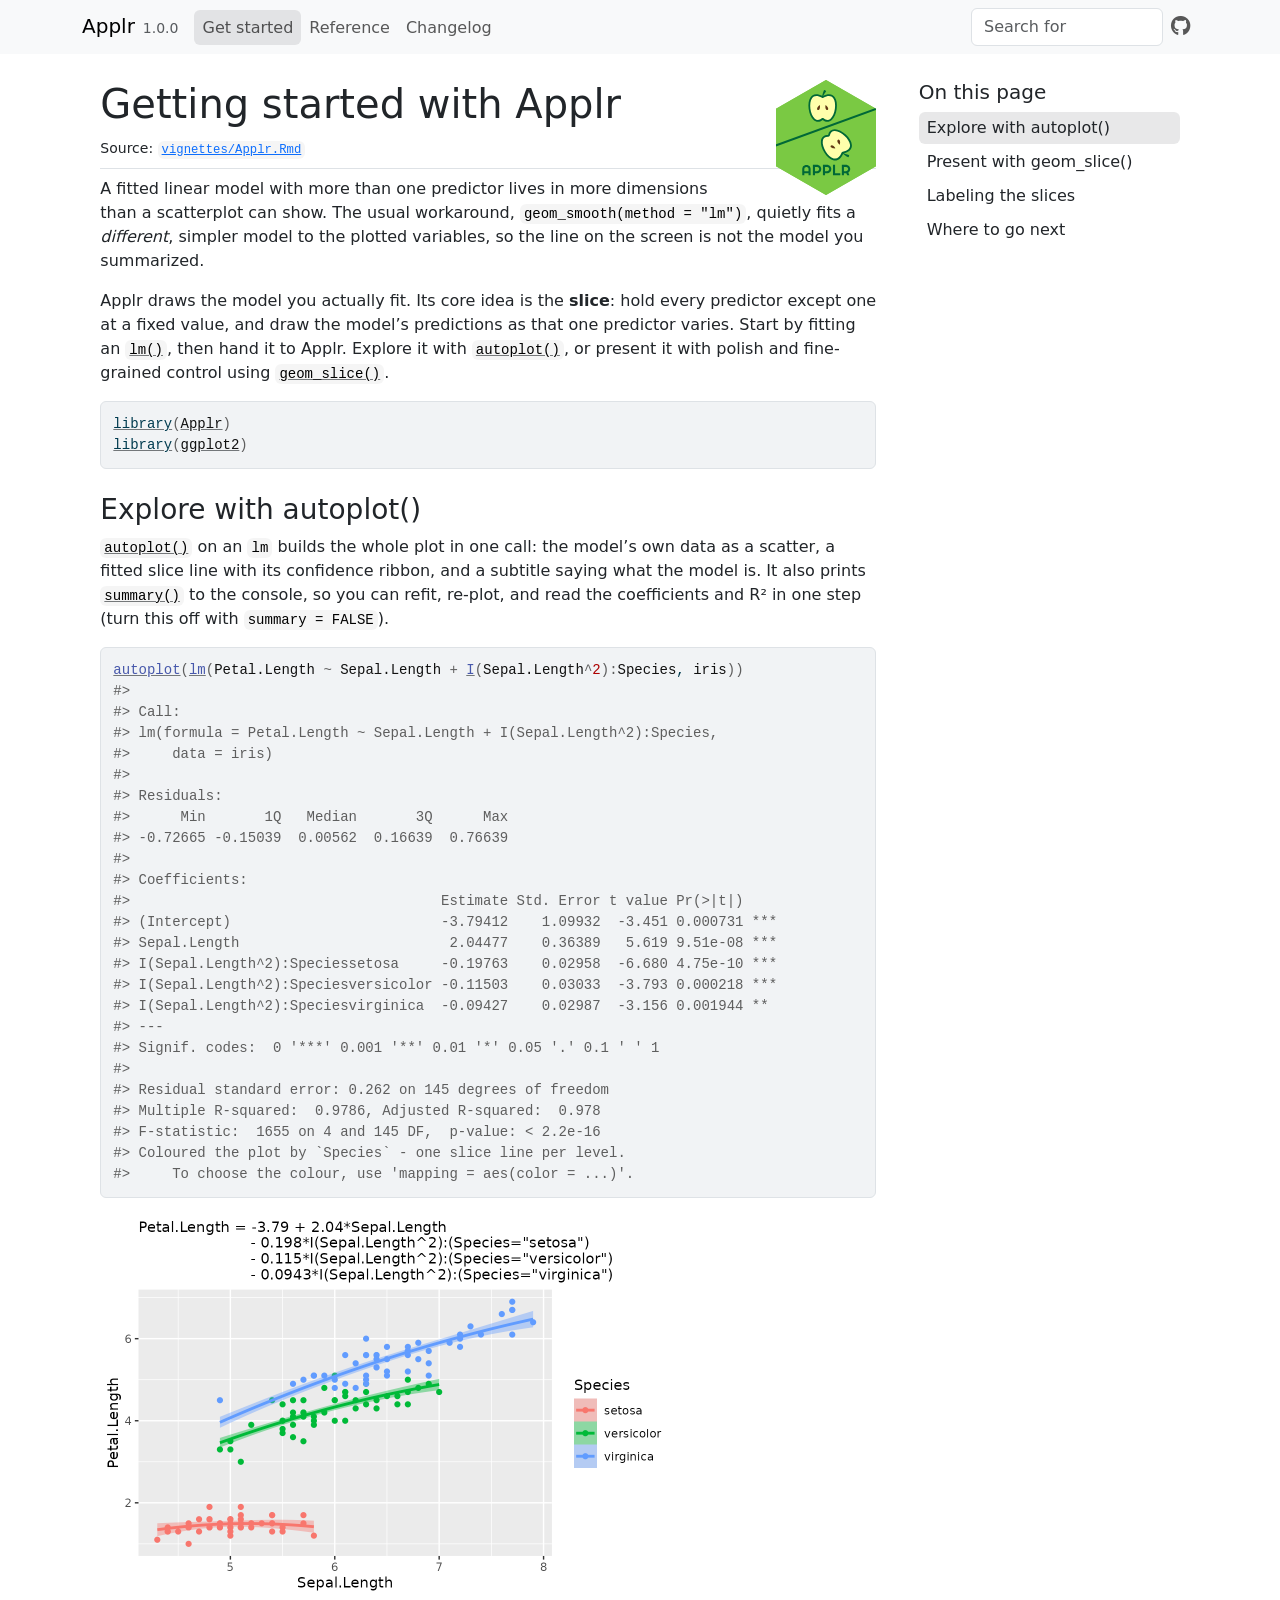
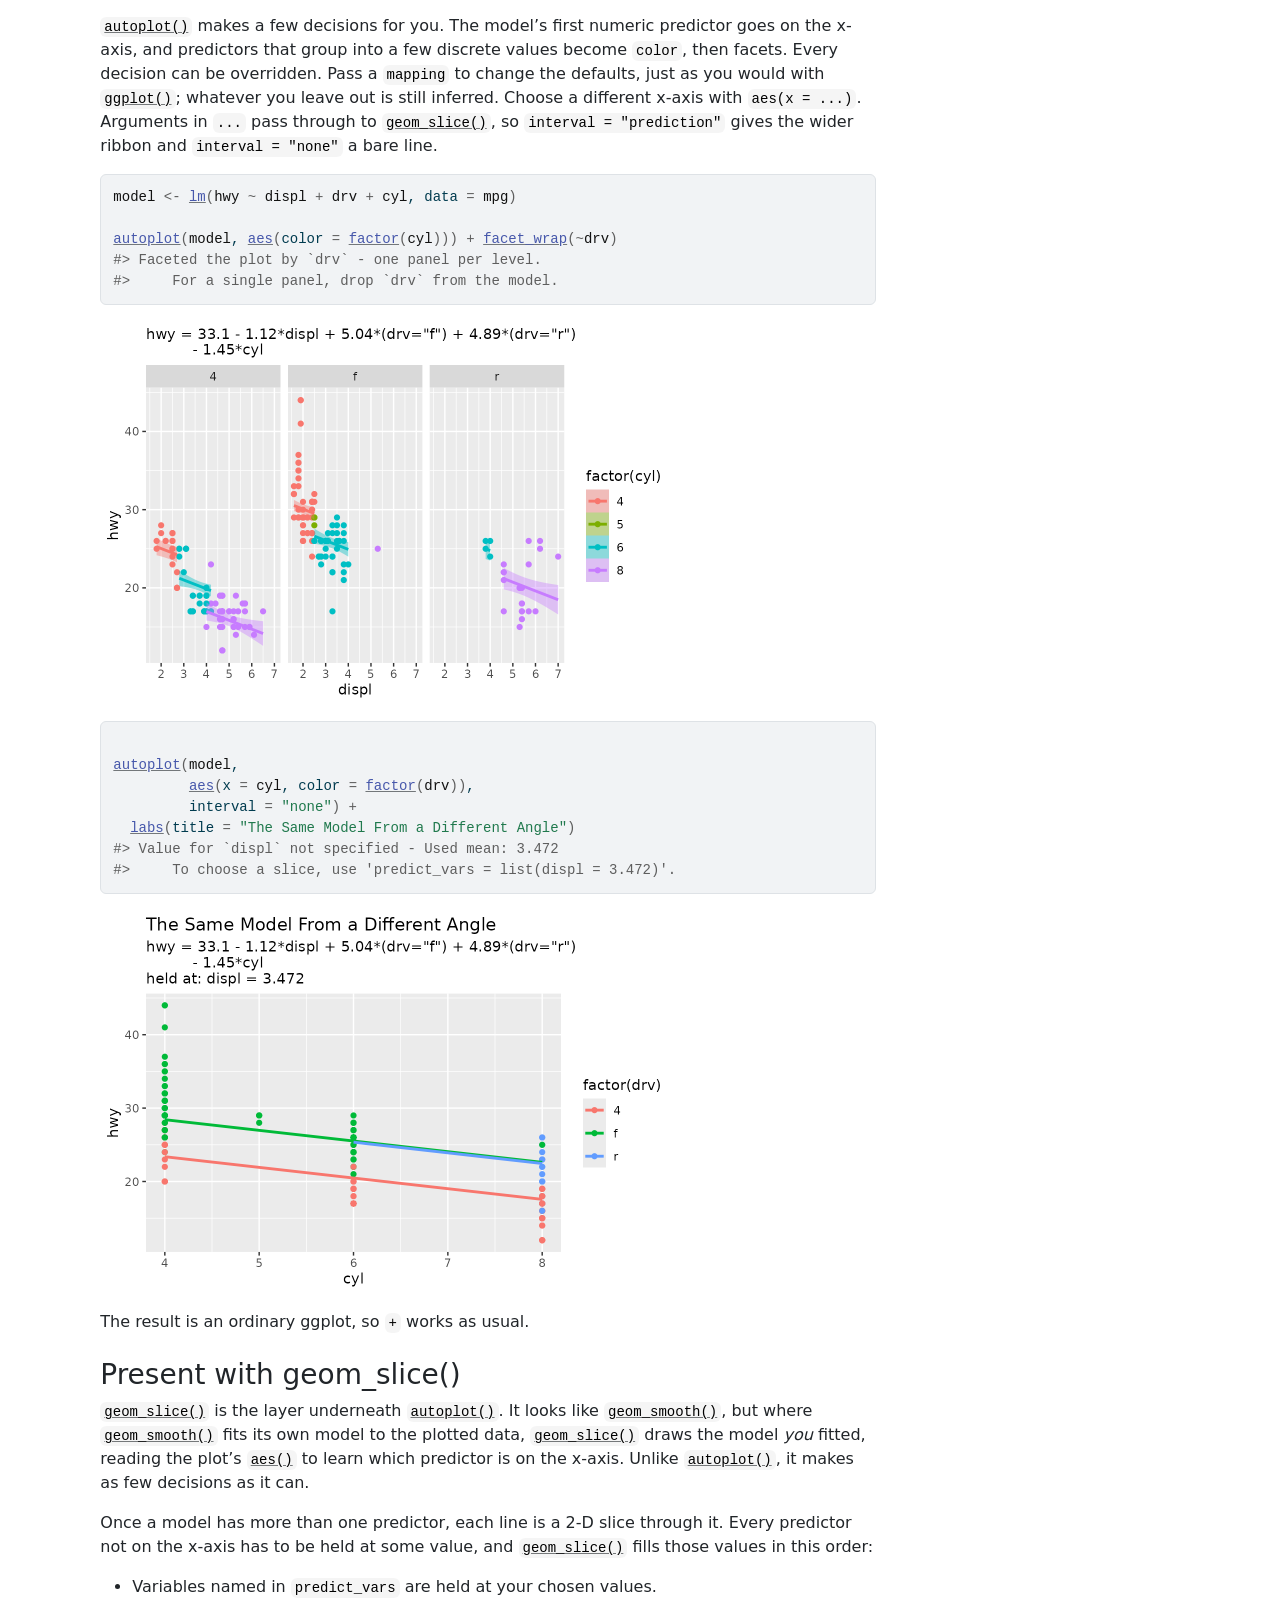
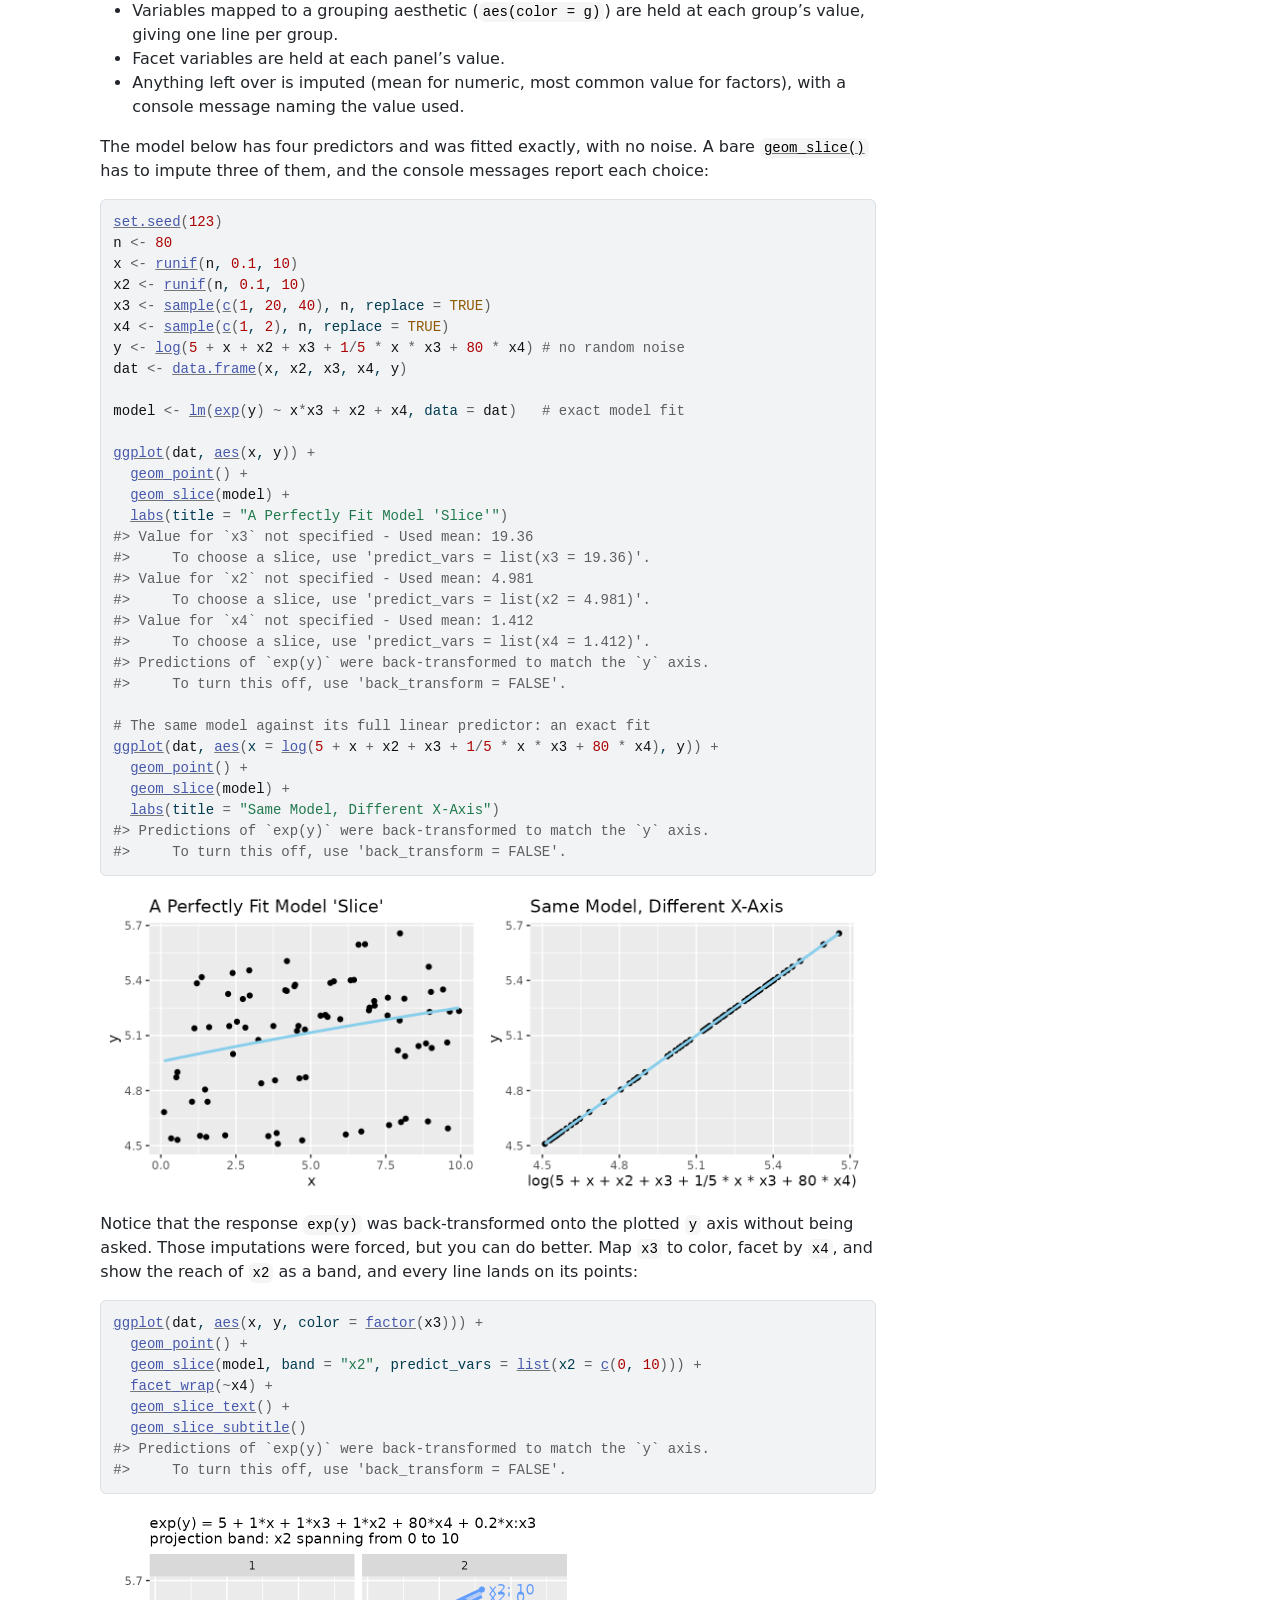
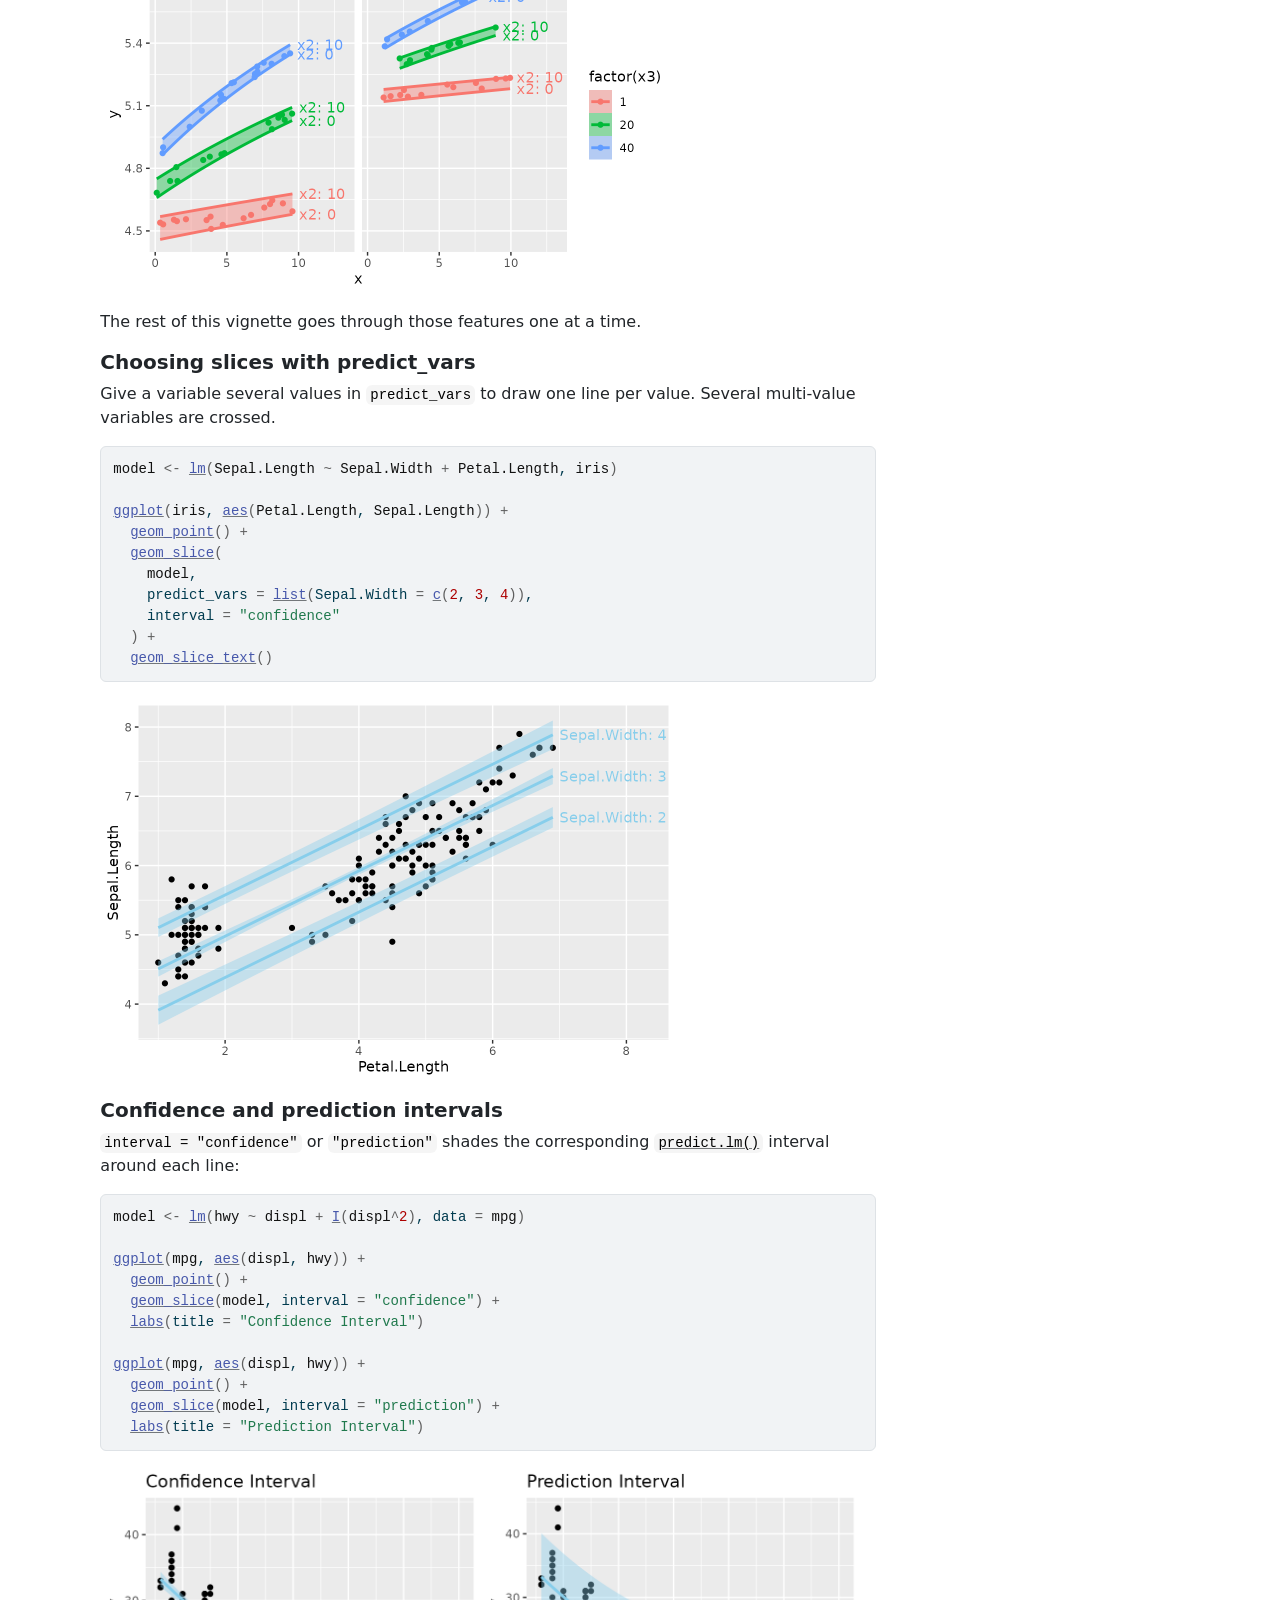
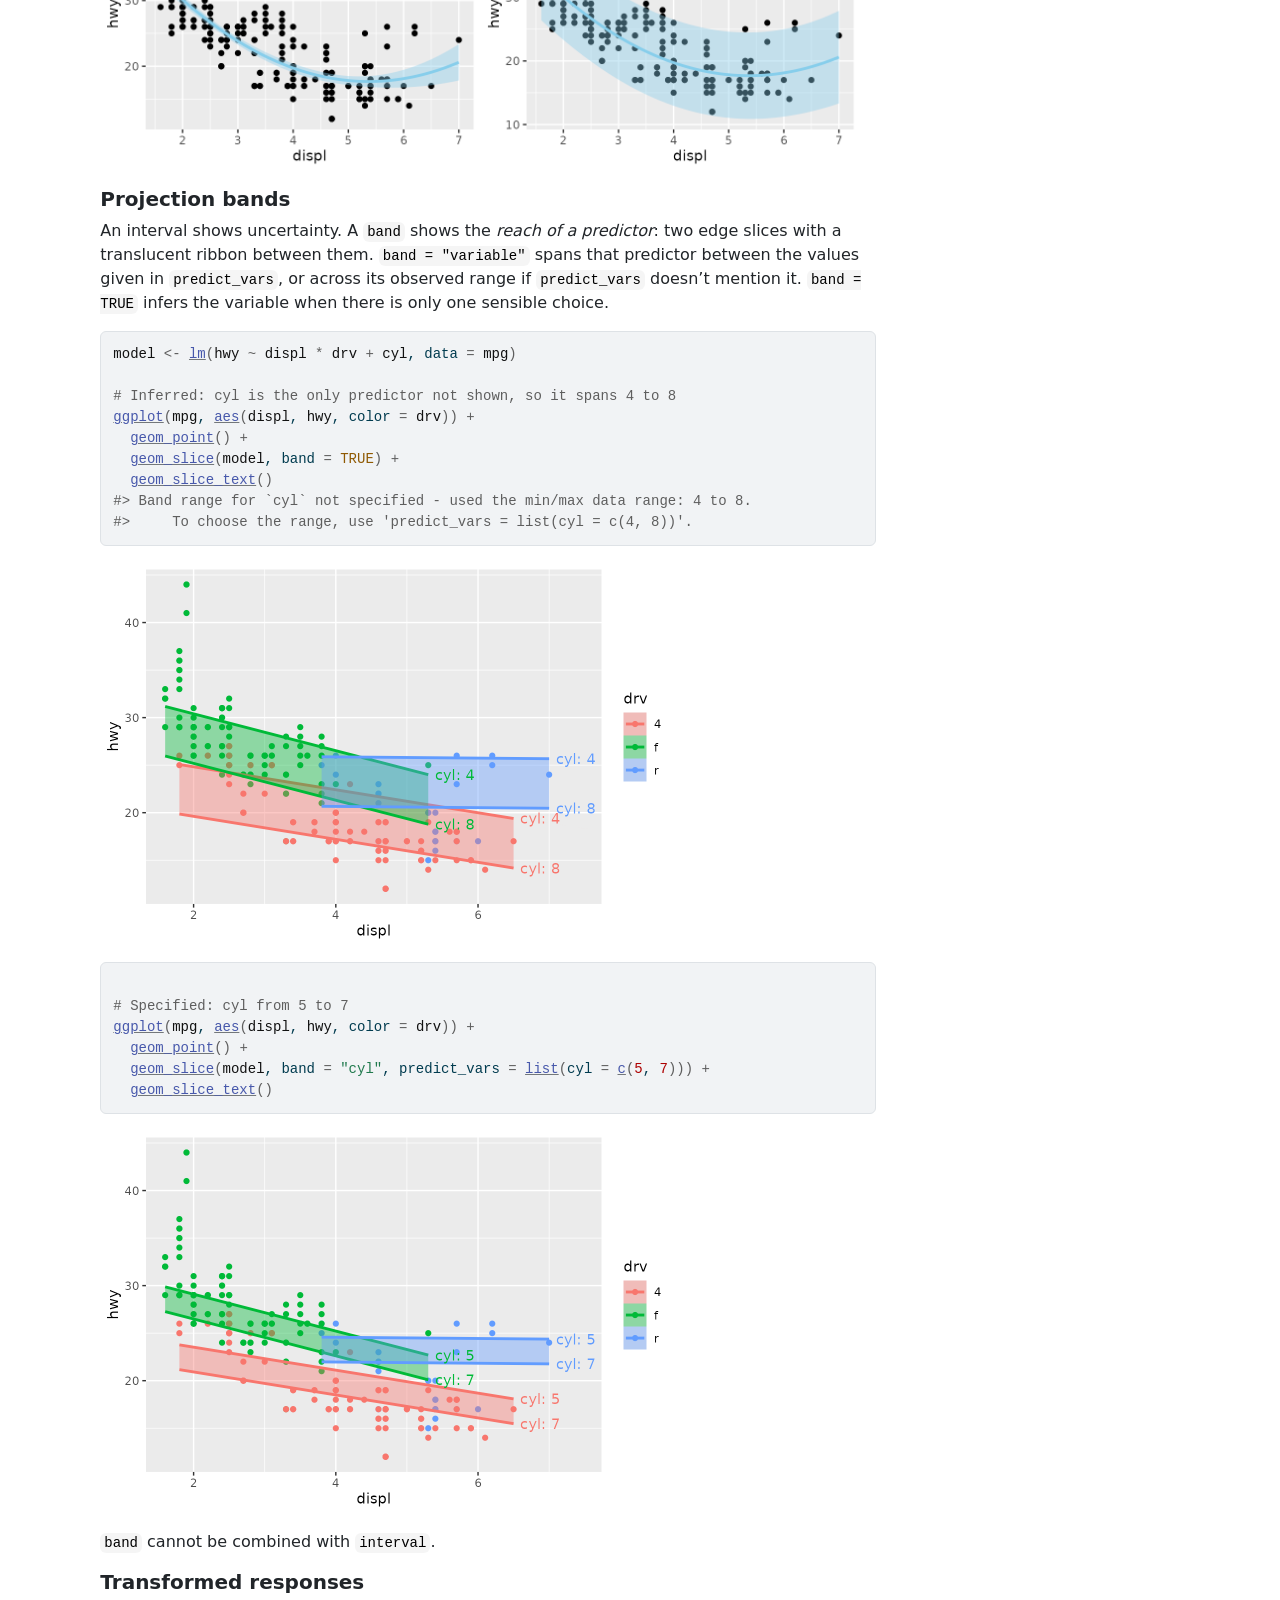
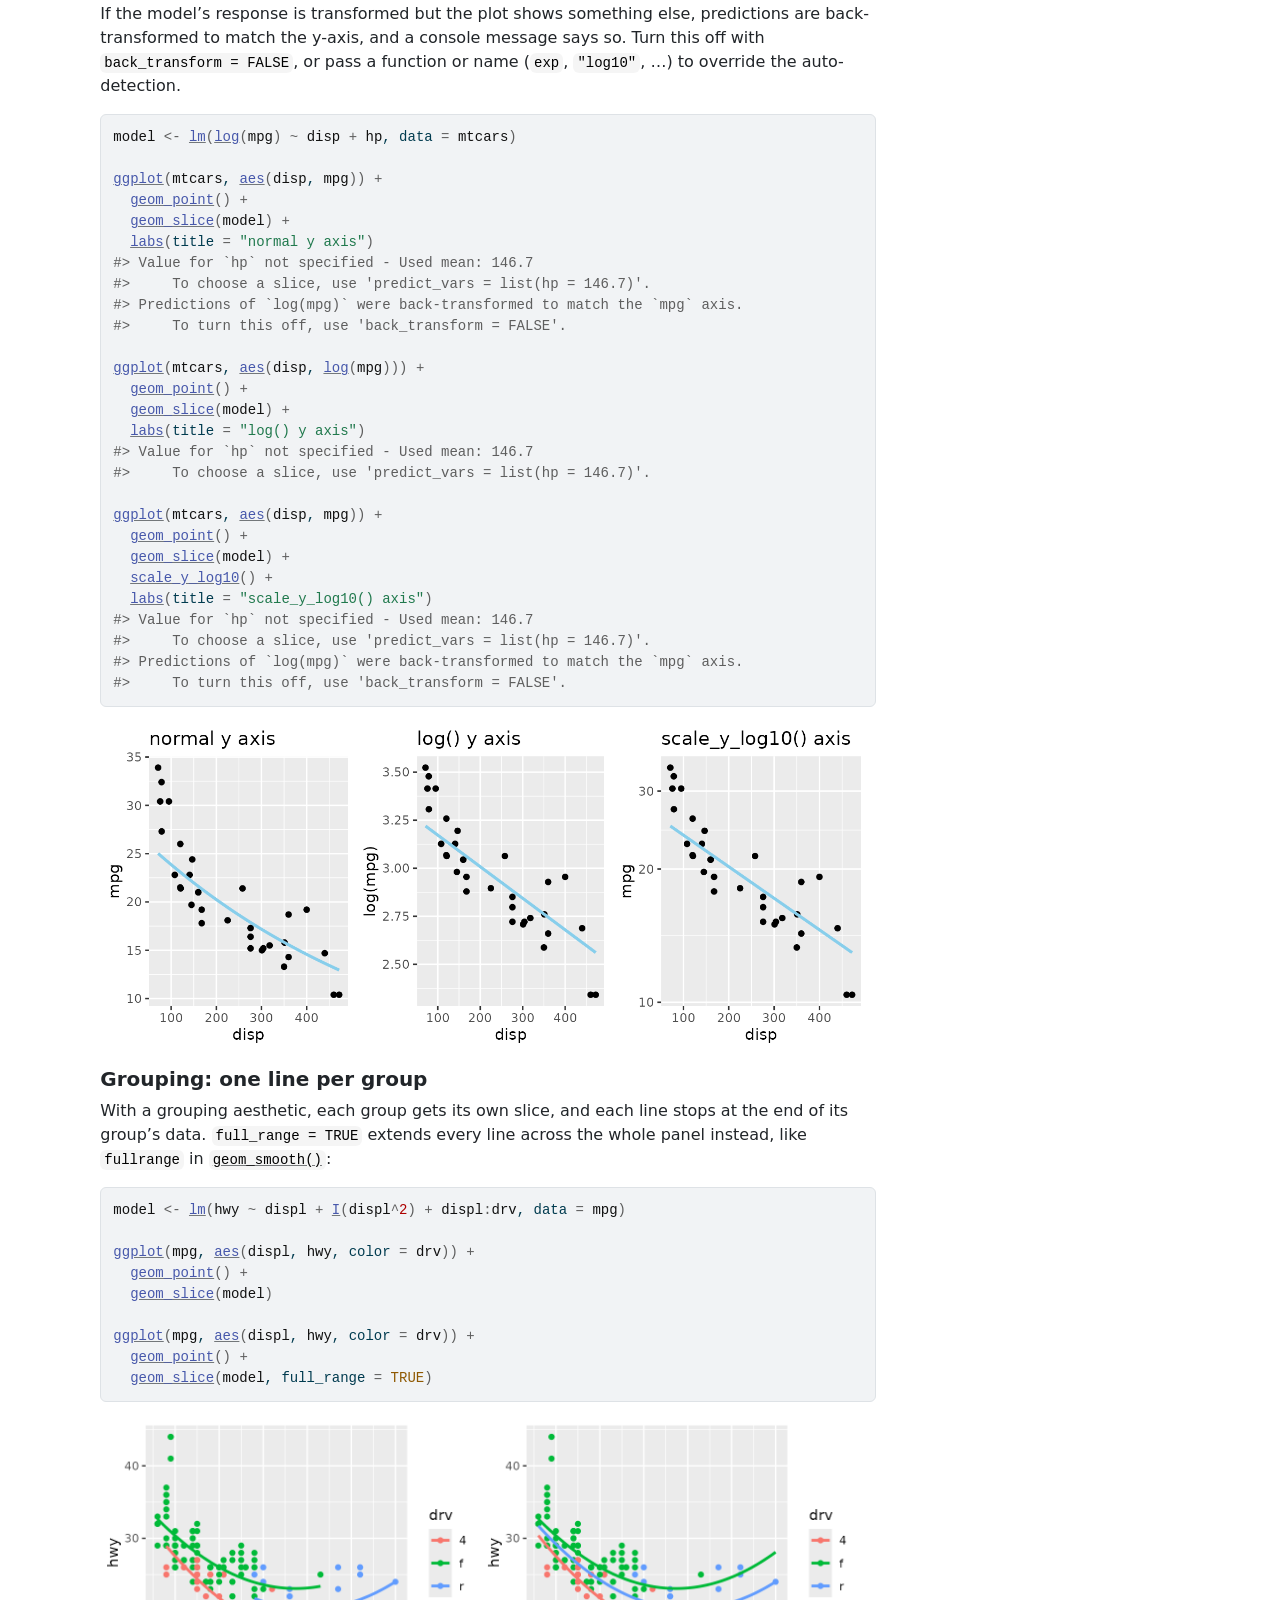
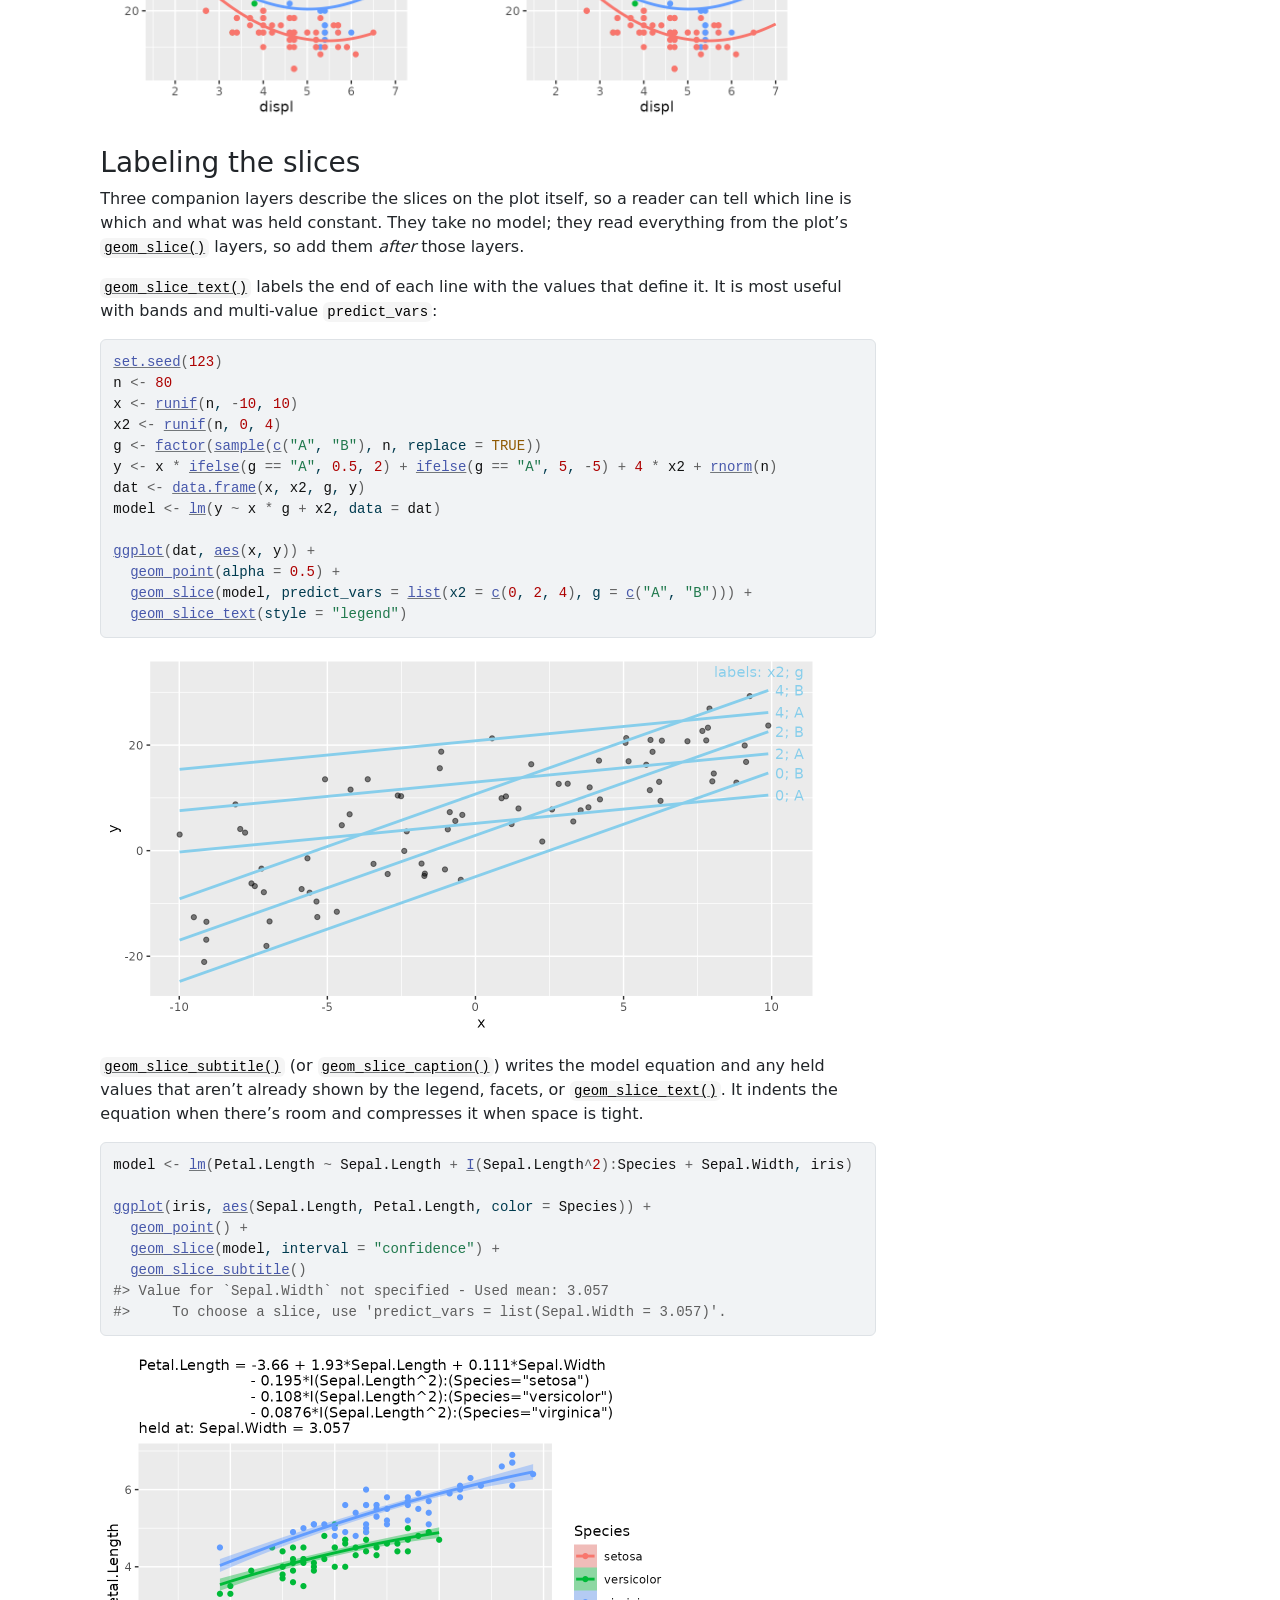
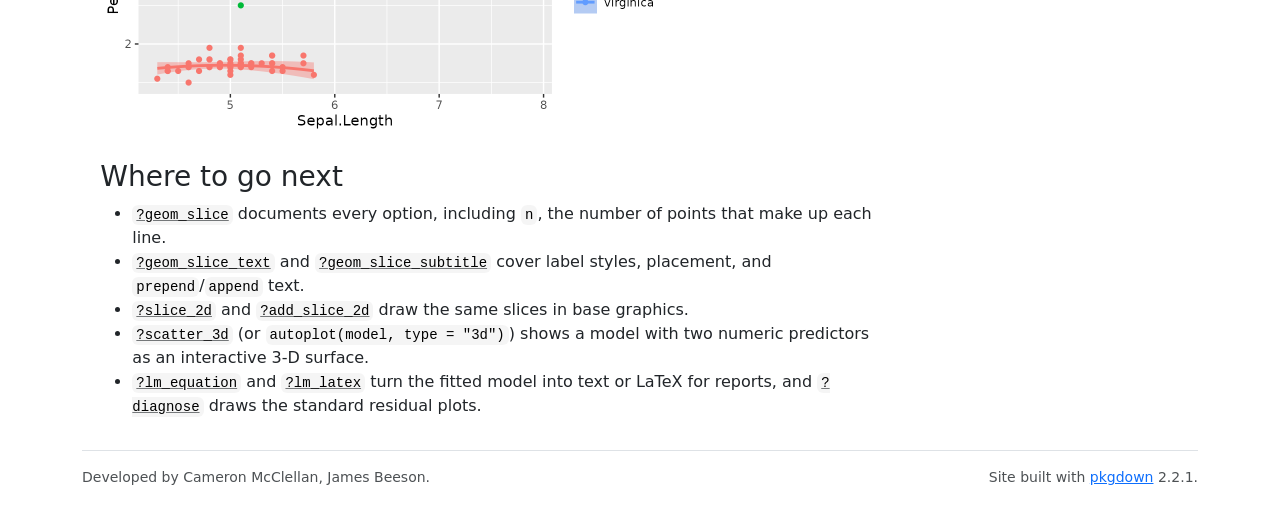
<file: articles/Applr.html>
<!DOCTYPE html>
<!-- Generated by pkgdown: do not edit by hand --><html lang="en-US">
<head>
<meta http-equiv="Content-Type" content="text/html; charset=UTF-8">
<meta charset="utf-8">
<meta http-equiv="X-UA-Compatible" content="IE=edge">
<meta name="viewport" content="width=device-width, initial-scale=1, shrink-to-fit=no">
<title>Getting started with Applr • Applr</title>
<script src="../deps/jquery-3.6.0/jquery-3.6.0.min.js"></script><meta name="viewport" content="width=device-width, initial-scale=1, shrink-to-fit=no">
<link href="../deps/bootstrap-5.3.8/bootstrap.min.css" rel="stylesheet">
<script src="../deps/bootstrap-5.3.8/bootstrap.bundle.min.js"></script><link href="../deps/font-awesome-6.5.2/css/all.min.css" rel="stylesheet">
<link href="../deps/font-awesome-6.5.2/css/v4-shims.min.css" rel="stylesheet">
<script src="../deps/headroom-0.11.0/headroom.min.js"></script><script src="../deps/headroom-0.11.0/jQuery.headroom.min.js"></script><script src="../deps/bootstrap-toc-1.0.1/bootstrap-toc.min.js"></script><script src="../deps/clipboard.js-2.0.11/clipboard.min.js"></script><script src="../deps/search-1.0.0/autocomplete.jquery.min.js"></script><script src="../deps/search-1.0.0/fuse.min.js"></script><script src="../deps/search-1.0.0/mark.min.js"></script><!-- pkgdown --><script src="../pkgdown.js"></script><meta property="og:title" content="Getting started with Applr">
</head>
<body>
    <a href="#main" class="visually-hidden-focusable">Skip to contents</a>


    <nav class="navbar navbar-expand-lg fixed-top bg-light" data-bs-theme="light" aria-label="Site navigation"><div class="container">

    <a class="navbar-brand me-2" href="../index.html">Applr</a>

    <small class="nav-text text-muted me-auto" data-bs-toggle="tooltip" data-bs-placement="bottom" title="">1.0.0</small>


    <button class="navbar-toggler" type="button" data-bs-toggle="collapse" data-bs-target="#navbar" aria-controls="navbar" aria-expanded="false" aria-label="Toggle navigation">
      <span class="navbar-toggler-icon"></span>
    </button>

    <div id="navbar" class="collapse navbar-collapse ms-3">
      <ul class="navbar-nav me-auto">
<li class="active nav-item"><a class="nav-link" href="../articles/Applr.html">Get started</a></li>
<li class="nav-item"><a class="nav-link" href="../reference/index.html">Reference</a></li>
<li class="nav-item"><a class="nav-link" href="../news/index.html">Changelog</a></li>
      </ul>
<ul class="navbar-nav">
<li class="nav-item"><form class="form-inline" role="search">
 <input class="form-control" type="search" name="search-input" id="search-input" autocomplete="off" aria-label="Search site" placeholder="Search for" data-search-index="../search.json">
</form></li>
<li class="nav-item"><a class="external-link nav-link" href="https://github.com/saundersg/Applr/" aria-label="GitHub"><span class="fa fab fa-github fa-lg"></span></a></li>
      </ul>
</div>


  </div>
</nav><div class="container template-article">




<div class="row">
  <main id="main" class="col-md-9"><div class="page-header">
      <img src="../logo.svg" class="logo" alt=""><h1>Getting started with Applr</h1>
            
      
      <small class="dont-index">Source: <a href="https://github.com/saundersg/Applr/blob/main/vignettes/Applr.Rmd" class="external-link"><code>vignettes/Applr.Rmd</code></a></small>
      <div class="d-none name"><code>Applr.Rmd</code></div>
    </div>

    
    
<p>A fitted linear model with more than one predictor lives in more
dimensions than a scatterplot can show. The usual workaround,
<code>geom_smooth(method = "lm")</code>, quietly fits a
<em>different</em>, simpler model to the plotted variables, so the line
on the screen is not the model you summarized.</p>
<p>Applr draws the model you actually fit. Its core idea is the
<strong>slice</strong>: hold every predictor except one at a fixed
value, and draw the model’s predictions as that one predictor varies.
Start by fitting an <code><a href="https://rdrr.io/r/stats/lm.html" class="external-link">lm()</a></code>, then hand it to Applr. Explore it
with <code><a href="https://ggplot2.tidyverse.org/reference/autoplot.html" class="external-link">autoplot()</a></code>, or present it with polish and fine-grained
control using <code><a href="../reference/geom_slice.html">geom_slice()</a></code>.</p>
<div class="sourceCode" id="cb1"><pre class="downlit sourceCode r">
<code class="sourceCode R"><span><span class="kw"><a href="https://rdrr.io/r/base/library.html" class="external-link">library</a></span><span class="op">(</span><span class="va"><a href="https://saundersg.github.io/Applr/">Applr</a></span><span class="op">)</span></span>
<span><span class="kw"><a href="https://rdrr.io/r/base/library.html" class="external-link">library</a></span><span class="op">(</span><span class="va"><a href="https://ggplot2.tidyverse.org" class="external-link">ggplot2</a></span><span class="op">)</span></span></code></pre></div>
<div class="section level2">
<h2 id="explore-with-autoplot">Explore with autoplot()<a class="anchor" aria-label="anchor" href="#explore-with-autoplot"></a>
</h2>
<p><code><a href="https://ggplot2.tidyverse.org/reference/autoplot.html" class="external-link">autoplot()</a></code> on an <code>lm</code> builds the whole plot
in one call: the model’s own data as a scatter, a fitted slice line with
its confidence ribbon, and a subtitle saying what the model is. It also
prints <code><a href="https://rdrr.io/r/base/summary.html" class="external-link">summary()</a></code> to the console, so you can refit, re-plot,
and read the coefficients and R² in one step (turn this off with
<code>summary = FALSE</code>).</p>
<div class="sourceCode" id="cb2"><pre class="downlit sourceCode r">
<code class="sourceCode R"><span><span class="fu"><a href="https://ggplot2.tidyverse.org/reference/autoplot.html" class="external-link">autoplot</a></span><span class="op">(</span><span class="fu"><a href="https://rdrr.io/r/stats/lm.html" class="external-link">lm</a></span><span class="op">(</span><span class="va">Petal.Length</span> <span class="op">~</span> <span class="va">Sepal.Length</span> <span class="op">+</span> <span class="fu"><a href="https://rdrr.io/r/base/AsIs.html" class="external-link">I</a></span><span class="op">(</span><span class="va">Sepal.Length</span><span class="op">^</span><span class="fl">2</span><span class="op">)</span><span class="op">:</span><span class="va">Species</span>, <span class="va">iris</span><span class="op">)</span><span class="op">)</span></span>
<span><span class="co">#&gt; </span></span>
<span><span class="co">#&gt; Call:</span></span>
<span><span class="co">#&gt; lm(formula = Petal.Length ~ Sepal.Length + I(Sepal.Length^2):Species, </span></span>
<span><span class="co">#&gt;     data = iris)</span></span>
<span><span class="co">#&gt; </span></span>
<span><span class="co">#&gt; Residuals:</span></span>
<span><span class="co">#&gt;      Min       1Q   Median       3Q      Max </span></span>
<span><span class="co">#&gt; -0.72665 -0.15039  0.00562  0.16639  0.76639 </span></span>
<span><span class="co">#&gt; </span></span>
<span><span class="co">#&gt; Coefficients:</span></span>
<span><span class="co">#&gt;                                     Estimate Std. Error t value Pr(&gt;|t|)    </span></span>
<span><span class="co">#&gt; (Intercept)                         -3.79412    1.09932  -3.451 0.000731 ***</span></span>
<span><span class="co">#&gt; Sepal.Length                         2.04477    0.36389   5.619 9.51e-08 ***</span></span>
<span><span class="co">#&gt; I(Sepal.Length^2):Speciessetosa     -0.19763    0.02958  -6.680 4.75e-10 ***</span></span>
<span><span class="co">#&gt; I(Sepal.Length^2):Speciesversicolor -0.11503    0.03033  -3.793 0.000218 ***</span></span>
<span><span class="co">#&gt; I(Sepal.Length^2):Speciesvirginica  -0.09427    0.02987  -3.156 0.001944 ** </span></span>
<span><span class="co">#&gt; ---</span></span>
<span><span class="co">#&gt; Signif. codes:  0 '***' 0.001 '**' 0.01 '*' 0.05 '.' 0.1 ' ' 1</span></span>
<span><span class="co">#&gt; </span></span>
<span><span class="co">#&gt; Residual standard error: 0.262 on 145 degrees of freedom</span></span>
<span><span class="co">#&gt; Multiple R-squared:  0.9786, Adjusted R-squared:  0.978 </span></span>
<span><span class="co">#&gt; F-statistic:  1655 on 4 and 145 DF,  p-value: &lt; 2.2e-16</span></span>
<span><span class="co">#&gt; Coloured the plot by `Species` - one slice line per level.</span></span>
<span><span class="co">#&gt;     To choose the colour, use 'mapping = aes(color = ...)'.</span></span></code></pre></div>
<p><img src="Applr_files/figure-html/unnamed-chunk-2-1.png" class="r-plt" alt="" width="576"></p>
<p><code><a href="https://ggplot2.tidyverse.org/reference/autoplot.html" class="external-link">autoplot()</a></code> makes a few decisions for you. The model’s
first numeric predictor goes on the x-axis, and predictors that group
into a few discrete values become <code>color</code>, then facets. Every
decision can be overridden. Pass a <code>mapping</code> to change the
defaults, just as you would with <code><a href="https://ggplot2.tidyverse.org/reference/ggplot.html" class="external-link">ggplot()</a></code>; whatever you
leave out is still inferred. Choose a different x-axis with
<code>aes(x = ...)</code>. Arguments in <code>...</code> pass through to
<code><a href="../reference/geom_slice.html">geom_slice()</a></code>, so <code>interval = "prediction"</code> gives
the wider ribbon and <code>interval = "none"</code> a bare line.</p>
<div class="sourceCode" id="cb3"><pre class="downlit sourceCode r">
<code class="sourceCode R"><span><span class="va">model</span> <span class="op">&lt;-</span> <span class="fu"><a href="https://rdrr.io/r/stats/lm.html" class="external-link">lm</a></span><span class="op">(</span><span class="va">hwy</span> <span class="op">~</span> <span class="va">displ</span> <span class="op">+</span> <span class="va">drv</span> <span class="op">+</span> <span class="va">cyl</span>, data <span class="op">=</span> <span class="va">mpg</span><span class="op">)</span></span>
<span></span>
<span><span class="fu"><a href="https://ggplot2.tidyverse.org/reference/autoplot.html" class="external-link">autoplot</a></span><span class="op">(</span><span class="va">model</span>, <span class="fu"><a href="https://ggplot2.tidyverse.org/reference/aes.html" class="external-link">aes</a></span><span class="op">(</span>color <span class="op">=</span> <span class="fu"><a href="https://rdrr.io/r/base/factor.html" class="external-link">factor</a></span><span class="op">(</span><span class="va">cyl</span><span class="op">)</span><span class="op">)</span><span class="op">)</span> <span class="op">+</span> <span class="fu"><a href="https://ggplot2.tidyverse.org/reference/facet_wrap.html" class="external-link">facet_wrap</a></span><span class="op">(</span><span class="op">~</span><span class="va">drv</span><span class="op">)</span></span>
<span><span class="co">#&gt; Faceted the plot by `drv` - one panel per level.</span></span>
<span><span class="co">#&gt;     For a single panel, drop `drv` from the model.</span></span></code></pre></div>
<p><img src="Applr_files/figure-html/unnamed-chunk-3-1.png" class="r-plt" alt="" width="576"></p>
<div class="sourceCode" id="cb4"><pre class="downlit sourceCode r">
<code class="sourceCode R"><span></span>
<span><span class="fu"><a href="https://ggplot2.tidyverse.org/reference/autoplot.html" class="external-link">autoplot</a></span><span class="op">(</span><span class="va">model</span>,</span>
<span>         <span class="fu"><a href="https://ggplot2.tidyverse.org/reference/aes.html" class="external-link">aes</a></span><span class="op">(</span>x <span class="op">=</span> <span class="va">cyl</span>, color <span class="op">=</span> <span class="fu"><a href="https://rdrr.io/r/base/factor.html" class="external-link">factor</a></span><span class="op">(</span><span class="va">drv</span><span class="op">)</span><span class="op">)</span>,</span>
<span>         interval <span class="op">=</span> <span class="st">"none"</span><span class="op">)</span> <span class="op">+</span></span>
<span>  <span class="fu"><a href="https://ggplot2.tidyverse.org/reference/labs.html" class="external-link">labs</a></span><span class="op">(</span>title <span class="op">=</span> <span class="st">"The Same Model From a Different Angle"</span><span class="op">)</span></span>
<span><span class="co">#&gt; Value for `displ` not specified - Used mean: 3.472</span></span>
<span><span class="co">#&gt;     To choose a slice, use 'predict_vars = list(displ = 3.472)'.</span></span></code></pre></div>
<p><img src="Applr_files/figure-html/unnamed-chunk-3-2.png" class="r-plt" alt="" width="576"></p>
<p>The result is an ordinary ggplot, so <code>+</code> works as
usual.</p>
</div>
<div class="section level2">
<h2 id="present-with-geom_slice">Present with geom_slice()<a class="anchor" aria-label="anchor" href="#present-with-geom_slice"></a>
</h2>
<p><code><a href="../reference/geom_slice.html">geom_slice()</a></code> is the layer underneath
<code><a href="https://ggplot2.tidyverse.org/reference/autoplot.html" class="external-link">autoplot()</a></code>. It looks like <code><a href="https://ggplot2.tidyverse.org/reference/geom_smooth.html" class="external-link">geom_smooth()</a></code>, but
where <code><a href="https://ggplot2.tidyverse.org/reference/geom_smooth.html" class="external-link">geom_smooth()</a></code> fits its own model to the plotted data,
<code><a href="../reference/geom_slice.html">geom_slice()</a></code> draws the model <em>you</em> fitted, reading
the plot’s <code><a href="https://ggplot2.tidyverse.org/reference/aes.html" class="external-link">aes()</a></code> to learn which predictor is on the x-axis.
Unlike <code><a href="https://ggplot2.tidyverse.org/reference/autoplot.html" class="external-link">autoplot()</a></code>, it makes as few decisions as it can.</p>
<p>Once a model has more than one predictor, each line is a 2-D slice
through it. Every predictor not on the x-axis has to be held at some
value, and <code><a href="../reference/geom_slice.html">geom_slice()</a></code> fills those values in this
order:</p>
<ul>
<li>Variables named in <code>predict_vars</code> are held at your chosen
values.</li>
<li>Variables mapped to a grouping aesthetic
(<code>aes(color = g)</code>) are held at each group’s value, giving one
line per group.</li>
<li>Facet variables are held at each panel’s value.</li>
<li>Anything left over is imputed (mean for numeric, most common value
for factors), with a console message naming the value used.</li>
</ul>
<p>The model below has four predictors and was fitted exactly, with no
noise. A bare <code><a href="../reference/geom_slice.html">geom_slice()</a></code> has to impute three of them, and
the console messages report each choice:</p>
<div class="sourceCode" id="cb5"><pre class="downlit sourceCode r">
<code class="sourceCode R"><span><span class="fu"><a href="https://rdrr.io/r/base/Random.html" class="external-link">set.seed</a></span><span class="op">(</span><span class="fl">123</span><span class="op">)</span></span>
<span><span class="va">n</span> <span class="op">&lt;-</span> <span class="fl">80</span></span>
<span><span class="va">x</span> <span class="op">&lt;-</span> <span class="fu"><a href="https://rdrr.io/r/stats/Uniform.html" class="external-link">runif</a></span><span class="op">(</span><span class="va">n</span>, <span class="fl">0.1</span>, <span class="fl">10</span><span class="op">)</span></span>
<span><span class="va">x2</span> <span class="op">&lt;-</span> <span class="fu"><a href="https://rdrr.io/r/stats/Uniform.html" class="external-link">runif</a></span><span class="op">(</span><span class="va">n</span>, <span class="fl">0.1</span>, <span class="fl">10</span><span class="op">)</span></span>
<span><span class="va">x3</span> <span class="op">&lt;-</span> <span class="fu"><a href="https://rdrr.io/r/base/sample.html" class="external-link">sample</a></span><span class="op">(</span><span class="fu"><a href="https://rdrr.io/r/base/c.html" class="external-link">c</a></span><span class="op">(</span><span class="fl">1</span>, <span class="fl">20</span>, <span class="fl">40</span><span class="op">)</span>, <span class="va">n</span>, replace <span class="op">=</span> <span class="cn">TRUE</span><span class="op">)</span></span>
<span><span class="va">x4</span> <span class="op">&lt;-</span> <span class="fu"><a href="https://rdrr.io/r/base/sample.html" class="external-link">sample</a></span><span class="op">(</span><span class="fu"><a href="https://rdrr.io/r/base/c.html" class="external-link">c</a></span><span class="op">(</span><span class="fl">1</span>, <span class="fl">2</span><span class="op">)</span>, <span class="va">n</span>, replace <span class="op">=</span> <span class="cn">TRUE</span><span class="op">)</span></span>
<span><span class="va">y</span> <span class="op">&lt;-</span> <span class="fu"><a href="https://rdrr.io/r/base/Log.html" class="external-link">log</a></span><span class="op">(</span><span class="fl">5</span> <span class="op">+</span> <span class="va">x</span> <span class="op">+</span> <span class="va">x2</span> <span class="op">+</span> <span class="va">x3</span> <span class="op">+</span> <span class="fl">1</span><span class="op">/</span><span class="fl">5</span> <span class="op">*</span> <span class="va">x</span> <span class="op">*</span> <span class="va">x3</span> <span class="op">+</span> <span class="fl">80</span> <span class="op">*</span> <span class="va">x4</span><span class="op">)</span> <span class="co"># no random noise</span></span>
<span><span class="va">dat</span> <span class="op">&lt;-</span> <span class="fu"><a href="https://rdrr.io/r/base/data.frame.html" class="external-link">data.frame</a></span><span class="op">(</span><span class="va">x</span>, <span class="va">x2</span>, <span class="va">x3</span>, <span class="va">x4</span>, <span class="va">y</span><span class="op">)</span></span>
<span></span>
<span><span class="va">model</span> <span class="op">&lt;-</span> <span class="fu"><a href="https://rdrr.io/r/stats/lm.html" class="external-link">lm</a></span><span class="op">(</span><span class="fu"><a href="https://rdrr.io/r/base/Log.html" class="external-link">exp</a></span><span class="op">(</span><span class="va">y</span><span class="op">)</span> <span class="op">~</span> <span class="va">x</span><span class="op">*</span><span class="va">x3</span> <span class="op">+</span> <span class="va">x2</span> <span class="op">+</span> <span class="va">x4</span>, data <span class="op">=</span> <span class="va">dat</span><span class="op">)</span>   <span class="co"># exact model fit</span></span>
<span></span>
<span><span class="fu"><a href="https://ggplot2.tidyverse.org/reference/ggplot.html" class="external-link">ggplot</a></span><span class="op">(</span><span class="va">dat</span>, <span class="fu"><a href="https://ggplot2.tidyverse.org/reference/aes.html" class="external-link">aes</a></span><span class="op">(</span><span class="va">x</span>, <span class="va">y</span><span class="op">)</span><span class="op">)</span> <span class="op">+</span></span>
<span>  <span class="fu"><a href="https://ggplot2.tidyverse.org/reference/geom_point.html" class="external-link">geom_point</a></span><span class="op">(</span><span class="op">)</span> <span class="op">+</span></span>
<span>  <span class="fu"><a href="../reference/geom_slice.html">geom_slice</a></span><span class="op">(</span><span class="va">model</span><span class="op">)</span> <span class="op">+</span></span>
<span>  <span class="fu"><a href="https://ggplot2.tidyverse.org/reference/labs.html" class="external-link">labs</a></span><span class="op">(</span>title <span class="op">=</span> <span class="st">"A Perfectly Fit Model 'Slice'"</span><span class="op">)</span></span>
<span><span class="co">#&gt; Value for `x3` not specified - Used mean: 19.36</span></span>
<span><span class="co">#&gt;     To choose a slice, use 'predict_vars = list(x3 = 19.36)'.</span></span>
<span><span class="co">#&gt; Value for `x2` not specified - Used mean: 4.981</span></span>
<span><span class="co">#&gt;     To choose a slice, use 'predict_vars = list(x2 = 4.981)'.</span></span>
<span><span class="co">#&gt; Value for `x4` not specified - Used mean: 1.412</span></span>
<span><span class="co">#&gt;     To choose a slice, use 'predict_vars = list(x4 = 1.412)'.</span></span>
<span><span class="co">#&gt; Predictions of `exp(y)` were back-transformed to match the `y` axis.</span></span>
<span><span class="co">#&gt;     To turn this off, use 'back_transform = FALSE'.</span></span>
<span></span>
<span><span class="co"># The same model against its full linear predictor: an exact fit</span></span>
<span><span class="fu"><a href="https://ggplot2.tidyverse.org/reference/ggplot.html" class="external-link">ggplot</a></span><span class="op">(</span><span class="va">dat</span>, <span class="fu"><a href="https://ggplot2.tidyverse.org/reference/aes.html" class="external-link">aes</a></span><span class="op">(</span>x <span class="op">=</span> <span class="fu"><a href="https://rdrr.io/r/base/Log.html" class="external-link">log</a></span><span class="op">(</span><span class="fl">5</span> <span class="op">+</span> <span class="va">x</span> <span class="op">+</span> <span class="va">x2</span> <span class="op">+</span> <span class="va">x3</span> <span class="op">+</span> <span class="fl">1</span><span class="op">/</span><span class="fl">5</span> <span class="op">*</span> <span class="va">x</span> <span class="op">*</span> <span class="va">x3</span> <span class="op">+</span> <span class="fl">80</span> <span class="op">*</span> <span class="va">x4</span><span class="op">)</span>, <span class="va">y</span><span class="op">)</span><span class="op">)</span> <span class="op">+</span></span>
<span>  <span class="fu"><a href="https://ggplot2.tidyverse.org/reference/geom_point.html" class="external-link">geom_point</a></span><span class="op">(</span><span class="op">)</span> <span class="op">+</span></span>
<span>  <span class="fu"><a href="../reference/geom_slice.html">geom_slice</a></span><span class="op">(</span><span class="va">model</span><span class="op">)</span> <span class="op">+</span></span>
<span>  <span class="fu"><a href="https://ggplot2.tidyverse.org/reference/labs.html" class="external-link">labs</a></span><span class="op">(</span>title <span class="op">=</span> <span class="st">"Same Model, Different X-Axis"</span><span class="op">)</span></span>
<span><span class="co">#&gt; Predictions of `exp(y)` were back-transformed to match the `y` axis.</span></span>
<span><span class="co">#&gt;     To turn this off, use 'back_transform = FALSE'.</span></span></code></pre></div>
<p><img src="Applr_files/figure-html/unnamed-chunk-4-1.png" class="r-plt" alt="" width="49%"><img src="Applr_files/figure-html/unnamed-chunk-4-2.png" class="r-plt" alt="" width="49%"></p>
<p>Notice that the response <code>exp(y)</code> was back-transformed
onto the plotted <code>y</code> axis without being asked. Those
imputations were forced, but you can do better. Map <code>x3</code> to
color, facet by <code>x4</code>, and show the reach of <code>x2</code>
as a band, and every line lands on its points:</p>
<div class="sourceCode" id="cb6"><pre class="downlit sourceCode r">
<code class="sourceCode R"><span><span class="fu"><a href="https://ggplot2.tidyverse.org/reference/ggplot.html" class="external-link">ggplot</a></span><span class="op">(</span><span class="va">dat</span>, <span class="fu"><a href="https://ggplot2.tidyverse.org/reference/aes.html" class="external-link">aes</a></span><span class="op">(</span><span class="va">x</span>, <span class="va">y</span>, color <span class="op">=</span> <span class="fu"><a href="https://rdrr.io/r/base/factor.html" class="external-link">factor</a></span><span class="op">(</span><span class="va">x3</span><span class="op">)</span><span class="op">)</span><span class="op">)</span> <span class="op">+</span></span>
<span>  <span class="fu"><a href="https://ggplot2.tidyverse.org/reference/geom_point.html" class="external-link">geom_point</a></span><span class="op">(</span><span class="op">)</span> <span class="op">+</span></span>
<span>  <span class="fu"><a href="../reference/geom_slice.html">geom_slice</a></span><span class="op">(</span><span class="va">model</span>, band <span class="op">=</span> <span class="st">"x2"</span>, predict_vars <span class="op">=</span> <span class="fu"><a href="https://rdrr.io/r/base/list.html" class="external-link">list</a></span><span class="op">(</span>x2 <span class="op">=</span> <span class="fu"><a href="https://rdrr.io/r/base/c.html" class="external-link">c</a></span><span class="op">(</span><span class="fl">0</span>, <span class="fl">10</span><span class="op">)</span><span class="op">)</span><span class="op">)</span> <span class="op">+</span></span>
<span>  <span class="fu"><a href="https://ggplot2.tidyverse.org/reference/facet_wrap.html" class="external-link">facet_wrap</a></span><span class="op">(</span><span class="op">~</span><span class="va">x4</span><span class="op">)</span> <span class="op">+</span></span>
<span>  <span class="fu"><a href="../reference/geom_slice_text.html">geom_slice_text</a></span><span class="op">(</span><span class="op">)</span> <span class="op">+</span></span>
<span>  <span class="fu"><a href="../reference/geom_slice_subtitle.html">geom_slice_subtitle</a></span><span class="op">(</span><span class="op">)</span></span>
<span><span class="co">#&gt; Predictions of `exp(y)` were back-transformed to match the `y` axis.</span></span>
<span><span class="co">#&gt;     To turn this off, use 'back_transform = FALSE'.</span></span></code></pre></div>
<p><img src="Applr_files/figure-html/unnamed-chunk-5-1.png" class="r-plt" alt="" width="576"></p>
<p>The rest of this vignette goes through those features one at a
time.</p>
<div class="section level3">
<h3 id="choosing-slices-with-predict_vars">Choosing slices with predict_vars<a class="anchor" aria-label="anchor" href="#choosing-slices-with-predict_vars"></a>
</h3>
<p>Give a variable several values in <code>predict_vars</code> to draw
one line per value. Several multi-value variables are crossed.</p>
<div class="sourceCode" id="cb7"><pre class="downlit sourceCode r">
<code class="sourceCode R"><span><span class="va">model</span> <span class="op">&lt;-</span> <span class="fu"><a href="https://rdrr.io/r/stats/lm.html" class="external-link">lm</a></span><span class="op">(</span><span class="va">Sepal.Length</span> <span class="op">~</span> <span class="va">Sepal.Width</span> <span class="op">+</span> <span class="va">Petal.Length</span>, <span class="va">iris</span><span class="op">)</span></span>
<span></span>
<span><span class="fu"><a href="https://ggplot2.tidyverse.org/reference/ggplot.html" class="external-link">ggplot</a></span><span class="op">(</span><span class="va">iris</span>, <span class="fu"><a href="https://ggplot2.tidyverse.org/reference/aes.html" class="external-link">aes</a></span><span class="op">(</span><span class="va">Petal.Length</span>, <span class="va">Sepal.Length</span><span class="op">)</span><span class="op">)</span> <span class="op">+</span></span>
<span>  <span class="fu"><a href="https://ggplot2.tidyverse.org/reference/geom_point.html" class="external-link">geom_point</a></span><span class="op">(</span><span class="op">)</span> <span class="op">+</span></span>
<span>  <span class="fu"><a href="../reference/geom_slice.html">geom_slice</a></span><span class="op">(</span></span>
<span>    <span class="va">model</span>,</span>
<span>    predict_vars <span class="op">=</span> <span class="fu"><a href="https://rdrr.io/r/base/list.html" class="external-link">list</a></span><span class="op">(</span>Sepal.Width <span class="op">=</span> <span class="fu"><a href="https://rdrr.io/r/base/c.html" class="external-link">c</a></span><span class="op">(</span><span class="fl">2</span>, <span class="fl">3</span>, <span class="fl">4</span><span class="op">)</span><span class="op">)</span>,</span>
<span>    interval <span class="op">=</span> <span class="st">"confidence"</span></span>
<span>  <span class="op">)</span> <span class="op">+</span></span>
<span>  <span class="fu"><a href="../reference/geom_slice_text.html">geom_slice_text</a></span><span class="op">(</span><span class="op">)</span></span></code></pre></div>
<p><img src="Applr_files/figure-html/unnamed-chunk-6-1.png" class="r-plt" alt="" width="576"></p>
</div>
<div class="section level3">
<h3 id="confidence-and-prediction-intervals">Confidence and prediction intervals<a class="anchor" aria-label="anchor" href="#confidence-and-prediction-intervals"></a>
</h3>
<p><code>interval = "confidence"</code> or <code>"prediction"</code>
shades the corresponding <code><a href="https://rdrr.io/r/stats/predict.lm.html" class="external-link">predict.lm()</a></code> interval around each
line:</p>
<div class="sourceCode" id="cb8"><pre class="downlit sourceCode r">
<code class="sourceCode R"><span><span class="va">model</span> <span class="op">&lt;-</span> <span class="fu"><a href="https://rdrr.io/r/stats/lm.html" class="external-link">lm</a></span><span class="op">(</span><span class="va">hwy</span> <span class="op">~</span> <span class="va">displ</span> <span class="op">+</span> <span class="fu"><a href="https://rdrr.io/r/base/AsIs.html" class="external-link">I</a></span><span class="op">(</span><span class="va">displ</span><span class="op">^</span><span class="fl">2</span><span class="op">)</span>, data <span class="op">=</span> <span class="va">mpg</span><span class="op">)</span></span>
<span></span>
<span><span class="fu"><a href="https://ggplot2.tidyverse.org/reference/ggplot.html" class="external-link">ggplot</a></span><span class="op">(</span><span class="va">mpg</span>, <span class="fu"><a href="https://ggplot2.tidyverse.org/reference/aes.html" class="external-link">aes</a></span><span class="op">(</span><span class="va">displ</span>, <span class="va">hwy</span><span class="op">)</span><span class="op">)</span> <span class="op">+</span></span>
<span>  <span class="fu"><a href="https://ggplot2.tidyverse.org/reference/geom_point.html" class="external-link">geom_point</a></span><span class="op">(</span><span class="op">)</span> <span class="op">+</span></span>
<span>  <span class="fu"><a href="../reference/geom_slice.html">geom_slice</a></span><span class="op">(</span><span class="va">model</span>, interval <span class="op">=</span> <span class="st">"confidence"</span><span class="op">)</span> <span class="op">+</span></span>
<span>  <span class="fu"><a href="https://ggplot2.tidyverse.org/reference/labs.html" class="external-link">labs</a></span><span class="op">(</span>title <span class="op">=</span> <span class="st">"Confidence Interval"</span><span class="op">)</span></span>
<span></span>
<span><span class="fu"><a href="https://ggplot2.tidyverse.org/reference/ggplot.html" class="external-link">ggplot</a></span><span class="op">(</span><span class="va">mpg</span>, <span class="fu"><a href="https://ggplot2.tidyverse.org/reference/aes.html" class="external-link">aes</a></span><span class="op">(</span><span class="va">displ</span>, <span class="va">hwy</span><span class="op">)</span><span class="op">)</span> <span class="op">+</span></span>
<span>  <span class="fu"><a href="https://ggplot2.tidyverse.org/reference/geom_point.html" class="external-link">geom_point</a></span><span class="op">(</span><span class="op">)</span> <span class="op">+</span></span>
<span>  <span class="fu"><a href="../reference/geom_slice.html">geom_slice</a></span><span class="op">(</span><span class="va">model</span>, interval <span class="op">=</span> <span class="st">"prediction"</span><span class="op">)</span> <span class="op">+</span></span>
<span>  <span class="fu"><a href="https://ggplot2.tidyverse.org/reference/labs.html" class="external-link">labs</a></span><span class="op">(</span>title <span class="op">=</span> <span class="st">"Prediction Interval"</span><span class="op">)</span></span></code></pre></div>
<p><img src="Applr_files/figure-html/unnamed-chunk-7-1.png" class="r-plt" alt="" width="49%"><img src="Applr_files/figure-html/unnamed-chunk-7-2.png" class="r-plt" alt="" width="49%"></p>
</div>
<div class="section level3">
<h3 id="projection-bands">Projection bands<a class="anchor" aria-label="anchor" href="#projection-bands"></a>
</h3>
<p>An interval shows uncertainty. A <code>band</code> shows the
<em>reach of a predictor</em>: two edge slices with a translucent ribbon
between them. <code>band = "variable"</code> spans that predictor
between the values given in <code>predict_vars</code>, or across its
observed range if <code>predict_vars</code> doesn’t mention it.
<code>band = TRUE</code> infers the variable when there is only one
sensible choice.</p>
<div class="sourceCode" id="cb9"><pre class="downlit sourceCode r">
<code class="sourceCode R"><span><span class="va">model</span> <span class="op">&lt;-</span> <span class="fu"><a href="https://rdrr.io/r/stats/lm.html" class="external-link">lm</a></span><span class="op">(</span><span class="va">hwy</span> <span class="op">~</span> <span class="va">displ</span> <span class="op">*</span> <span class="va">drv</span> <span class="op">+</span> <span class="va">cyl</span>, data <span class="op">=</span> <span class="va">mpg</span><span class="op">)</span></span>
<span></span>
<span><span class="co"># Inferred: cyl is the only predictor not shown, so it spans 4 to 8</span></span>
<span><span class="fu"><a href="https://ggplot2.tidyverse.org/reference/ggplot.html" class="external-link">ggplot</a></span><span class="op">(</span><span class="va">mpg</span>, <span class="fu"><a href="https://ggplot2.tidyverse.org/reference/aes.html" class="external-link">aes</a></span><span class="op">(</span><span class="va">displ</span>, <span class="va">hwy</span>, color <span class="op">=</span> <span class="va">drv</span><span class="op">)</span><span class="op">)</span> <span class="op">+</span></span>
<span>  <span class="fu"><a href="https://ggplot2.tidyverse.org/reference/geom_point.html" class="external-link">geom_point</a></span><span class="op">(</span><span class="op">)</span> <span class="op">+</span></span>
<span>  <span class="fu"><a href="../reference/geom_slice.html">geom_slice</a></span><span class="op">(</span><span class="va">model</span>, band <span class="op">=</span> <span class="cn">TRUE</span><span class="op">)</span> <span class="op">+</span></span>
<span>  <span class="fu"><a href="../reference/geom_slice_text.html">geom_slice_text</a></span><span class="op">(</span><span class="op">)</span></span>
<span><span class="co">#&gt; Band range for `cyl` not specified - used the min/max data range: 4 to 8.</span></span>
<span><span class="co">#&gt;     To choose the range, use 'predict_vars = list(cyl = c(4, 8))'.</span></span></code></pre></div>
<p><img src="Applr_files/figure-html/unnamed-chunk-8-1.png" class="r-plt" alt="" width="576"></p>
<div class="sourceCode" id="cb10"><pre class="downlit sourceCode r">
<code class="sourceCode R"><span></span>
<span><span class="co"># Specified: cyl from 5 to 7</span></span>
<span><span class="fu"><a href="https://ggplot2.tidyverse.org/reference/ggplot.html" class="external-link">ggplot</a></span><span class="op">(</span><span class="va">mpg</span>, <span class="fu"><a href="https://ggplot2.tidyverse.org/reference/aes.html" class="external-link">aes</a></span><span class="op">(</span><span class="va">displ</span>, <span class="va">hwy</span>, color <span class="op">=</span> <span class="va">drv</span><span class="op">)</span><span class="op">)</span> <span class="op">+</span></span>
<span>  <span class="fu"><a href="https://ggplot2.tidyverse.org/reference/geom_point.html" class="external-link">geom_point</a></span><span class="op">(</span><span class="op">)</span> <span class="op">+</span></span>
<span>  <span class="fu"><a href="../reference/geom_slice.html">geom_slice</a></span><span class="op">(</span><span class="va">model</span>, band <span class="op">=</span> <span class="st">"cyl"</span>, predict_vars <span class="op">=</span> <span class="fu"><a href="https://rdrr.io/r/base/list.html" class="external-link">list</a></span><span class="op">(</span>cyl <span class="op">=</span> <span class="fu"><a href="https://rdrr.io/r/base/c.html" class="external-link">c</a></span><span class="op">(</span><span class="fl">5</span>, <span class="fl">7</span><span class="op">)</span><span class="op">)</span><span class="op">)</span> <span class="op">+</span></span>
<span>  <span class="fu"><a href="../reference/geom_slice_text.html">geom_slice_text</a></span><span class="op">(</span><span class="op">)</span></span></code></pre></div>
<p><img src="Applr_files/figure-html/unnamed-chunk-8-2.png" class="r-plt" alt="" width="576"></p>
<p><code>band</code> cannot be combined with <code>interval</code>.</p>
</div>
<div class="section level3">
<h3 id="transformed-responses">Transformed responses<a class="anchor" aria-label="anchor" href="#transformed-responses"></a>
</h3>
<p>If the model’s response is transformed but the plot shows something
else, predictions are back-transformed to match the y-axis, and a
console message says so. Turn this off with
<code>back_transform = FALSE</code>, or pass a function or name
(<code>exp</code>, <code>"log10"</code>, …) to override the
auto-detection.</p>
<div class="sourceCode" id="cb11"><pre class="downlit sourceCode r">
<code class="sourceCode R"><span><span class="va">model</span> <span class="op">&lt;-</span> <span class="fu"><a href="https://rdrr.io/r/stats/lm.html" class="external-link">lm</a></span><span class="op">(</span><span class="fu"><a href="https://rdrr.io/r/base/Log.html" class="external-link">log</a></span><span class="op">(</span><span class="va">mpg</span><span class="op">)</span> <span class="op">~</span> <span class="va">disp</span> <span class="op">+</span> <span class="va">hp</span>, data <span class="op">=</span> <span class="va">mtcars</span><span class="op">)</span></span>
<span></span>
<span><span class="fu"><a href="https://ggplot2.tidyverse.org/reference/ggplot.html" class="external-link">ggplot</a></span><span class="op">(</span><span class="va">mtcars</span>, <span class="fu"><a href="https://ggplot2.tidyverse.org/reference/aes.html" class="external-link">aes</a></span><span class="op">(</span><span class="va">disp</span>, <span class="va">mpg</span><span class="op">)</span><span class="op">)</span> <span class="op">+</span></span>
<span>  <span class="fu"><a href="https://ggplot2.tidyverse.org/reference/geom_point.html" class="external-link">geom_point</a></span><span class="op">(</span><span class="op">)</span> <span class="op">+</span></span>
<span>  <span class="fu"><a href="../reference/geom_slice.html">geom_slice</a></span><span class="op">(</span><span class="va">model</span><span class="op">)</span> <span class="op">+</span></span>
<span>  <span class="fu"><a href="https://ggplot2.tidyverse.org/reference/labs.html" class="external-link">labs</a></span><span class="op">(</span>title <span class="op">=</span> <span class="st">"normal y axis"</span><span class="op">)</span></span>
<span><span class="co">#&gt; Value for `hp` not specified - Used mean: 146.7</span></span>
<span><span class="co">#&gt;     To choose a slice, use 'predict_vars = list(hp = 146.7)'.</span></span>
<span><span class="co">#&gt; Predictions of `log(mpg)` were back-transformed to match the `mpg` axis.</span></span>
<span><span class="co">#&gt;     To turn this off, use 'back_transform = FALSE'.</span></span>
<span></span>
<span><span class="fu"><a href="https://ggplot2.tidyverse.org/reference/ggplot.html" class="external-link">ggplot</a></span><span class="op">(</span><span class="va">mtcars</span>, <span class="fu"><a href="https://ggplot2.tidyverse.org/reference/aes.html" class="external-link">aes</a></span><span class="op">(</span><span class="va">disp</span>, <span class="fu"><a href="https://rdrr.io/r/base/Log.html" class="external-link">log</a></span><span class="op">(</span><span class="va">mpg</span><span class="op">)</span><span class="op">)</span><span class="op">)</span> <span class="op">+</span></span>
<span>  <span class="fu"><a href="https://ggplot2.tidyverse.org/reference/geom_point.html" class="external-link">geom_point</a></span><span class="op">(</span><span class="op">)</span> <span class="op">+</span></span>
<span>  <span class="fu"><a href="../reference/geom_slice.html">geom_slice</a></span><span class="op">(</span><span class="va">model</span><span class="op">)</span> <span class="op">+</span></span>
<span>  <span class="fu"><a href="https://ggplot2.tidyverse.org/reference/labs.html" class="external-link">labs</a></span><span class="op">(</span>title <span class="op">=</span> <span class="st">"log() y axis"</span><span class="op">)</span></span>
<span><span class="co">#&gt; Value for `hp` not specified - Used mean: 146.7</span></span>
<span><span class="co">#&gt;     To choose a slice, use 'predict_vars = list(hp = 146.7)'.</span></span>
<span></span>
<span><span class="fu"><a href="https://ggplot2.tidyverse.org/reference/ggplot.html" class="external-link">ggplot</a></span><span class="op">(</span><span class="va">mtcars</span>, <span class="fu"><a href="https://ggplot2.tidyverse.org/reference/aes.html" class="external-link">aes</a></span><span class="op">(</span><span class="va">disp</span>, <span class="va">mpg</span><span class="op">)</span><span class="op">)</span> <span class="op">+</span></span>
<span>  <span class="fu"><a href="https://ggplot2.tidyverse.org/reference/geom_point.html" class="external-link">geom_point</a></span><span class="op">(</span><span class="op">)</span> <span class="op">+</span></span>
<span>  <span class="fu"><a href="../reference/geom_slice.html">geom_slice</a></span><span class="op">(</span><span class="va">model</span><span class="op">)</span> <span class="op">+</span></span>
<span>  <span class="fu"><a href="https://ggplot2.tidyverse.org/reference/scale_continuous.html" class="external-link">scale_y_log10</a></span><span class="op">(</span><span class="op">)</span> <span class="op">+</span></span>
<span>  <span class="fu"><a href="https://ggplot2.tidyverse.org/reference/labs.html" class="external-link">labs</a></span><span class="op">(</span>title <span class="op">=</span> <span class="st">"scale_y_log10() axis"</span><span class="op">)</span></span>
<span><span class="co">#&gt; Value for `hp` not specified - Used mean: 146.7</span></span>
<span><span class="co">#&gt;     To choose a slice, use 'predict_vars = list(hp = 146.7)'.</span></span>
<span><span class="co">#&gt; Predictions of `log(mpg)` were back-transformed to match the `mpg` axis.</span></span>
<span><span class="co">#&gt;     To turn this off, use 'back_transform = FALSE'.</span></span></code></pre></div>
<p><img src="Applr_files/figure-html/unnamed-chunk-9-1.png" class="r-plt" alt="" width="33%"><img src="Applr_files/figure-html/unnamed-chunk-9-2.png" class="r-plt" alt="" width="33%"><img src="Applr_files/figure-html/unnamed-chunk-9-3.png" class="r-plt" alt="" width="33%"></p>
</div>
<div class="section level3">
<h3 id="grouping-one-line-per-group">Grouping: one line per group<a class="anchor" aria-label="anchor" href="#grouping-one-line-per-group"></a>
</h3>
<p>With a grouping aesthetic, each group gets its own slice, and each
line stops at the end of its group’s data.
<code>full_range = TRUE</code> extends every line across the whole panel
instead, like <code>fullrange</code> in <code><a href="https://ggplot2.tidyverse.org/reference/geom_smooth.html" class="external-link">geom_smooth()</a></code>:</p>
<div class="sourceCode" id="cb12"><pre class="downlit sourceCode r">
<code class="sourceCode R"><span><span class="va">model</span> <span class="op">&lt;-</span> <span class="fu"><a href="https://rdrr.io/r/stats/lm.html" class="external-link">lm</a></span><span class="op">(</span><span class="va">hwy</span> <span class="op">~</span> <span class="va">displ</span> <span class="op">+</span> <span class="fu"><a href="https://rdrr.io/r/base/AsIs.html" class="external-link">I</a></span><span class="op">(</span><span class="va">displ</span><span class="op">^</span><span class="fl">2</span><span class="op">)</span> <span class="op">+</span> <span class="va">displ</span><span class="op">:</span><span class="va">drv</span>, data <span class="op">=</span> <span class="va">mpg</span><span class="op">)</span></span>
<span></span>
<span><span class="fu"><a href="https://ggplot2.tidyverse.org/reference/ggplot.html" class="external-link">ggplot</a></span><span class="op">(</span><span class="va">mpg</span>, <span class="fu"><a href="https://ggplot2.tidyverse.org/reference/aes.html" class="external-link">aes</a></span><span class="op">(</span><span class="va">displ</span>, <span class="va">hwy</span>, color <span class="op">=</span> <span class="va">drv</span><span class="op">)</span><span class="op">)</span> <span class="op">+</span></span>
<span>  <span class="fu"><a href="https://ggplot2.tidyverse.org/reference/geom_point.html" class="external-link">geom_point</a></span><span class="op">(</span><span class="op">)</span> <span class="op">+</span></span>
<span>  <span class="fu"><a href="../reference/geom_slice.html">geom_slice</a></span><span class="op">(</span><span class="va">model</span><span class="op">)</span></span>
<span></span>
<span><span class="fu"><a href="https://ggplot2.tidyverse.org/reference/ggplot.html" class="external-link">ggplot</a></span><span class="op">(</span><span class="va">mpg</span>, <span class="fu"><a href="https://ggplot2.tidyverse.org/reference/aes.html" class="external-link">aes</a></span><span class="op">(</span><span class="va">displ</span>, <span class="va">hwy</span>, color <span class="op">=</span> <span class="va">drv</span><span class="op">)</span><span class="op">)</span> <span class="op">+</span></span>
<span>  <span class="fu"><a href="https://ggplot2.tidyverse.org/reference/geom_point.html" class="external-link">geom_point</a></span><span class="op">(</span><span class="op">)</span> <span class="op">+</span></span>
<span>  <span class="fu"><a href="../reference/geom_slice.html">geom_slice</a></span><span class="op">(</span><span class="va">model</span>, full_range <span class="op">=</span> <span class="cn">TRUE</span><span class="op">)</span></span></code></pre></div>
<p><img src="Applr_files/figure-html/unnamed-chunk-10-1.png" class="r-plt" alt="" width="49%"><img src="Applr_files/figure-html/unnamed-chunk-10-2.png" class="r-plt" alt="" width="49%"></p>
</div>
</div>
<div class="section level2">
<h2 id="labeling-the-slices">Labeling the slices<a class="anchor" aria-label="anchor" href="#labeling-the-slices"></a>
</h2>
<p>Three companion layers describe the slices on the plot itself, so a
reader can tell which line is which and what was held constant. They
take no model; they read everything from the plot’s
<code><a href="../reference/geom_slice.html">geom_slice()</a></code> layers, so add them <em>after</em> those
layers.</p>
<p><code><a href="../reference/geom_slice_text.html">geom_slice_text()</a></code> labels the end of each line with the
values that define it. It is most useful with bands and multi-value
<code>predict_vars</code>:</p>
<div class="sourceCode" id="cb13"><pre class="downlit sourceCode r">
<code class="sourceCode R"><span><span class="fu"><a href="https://rdrr.io/r/base/Random.html" class="external-link">set.seed</a></span><span class="op">(</span><span class="fl">123</span><span class="op">)</span></span>
<span><span class="va">n</span> <span class="op">&lt;-</span> <span class="fl">80</span></span>
<span><span class="va">x</span> <span class="op">&lt;-</span> <span class="fu"><a href="https://rdrr.io/r/stats/Uniform.html" class="external-link">runif</a></span><span class="op">(</span><span class="va">n</span>, <span class="op">-</span><span class="fl">10</span>, <span class="fl">10</span><span class="op">)</span></span>
<span><span class="va">x2</span> <span class="op">&lt;-</span> <span class="fu"><a href="https://rdrr.io/r/stats/Uniform.html" class="external-link">runif</a></span><span class="op">(</span><span class="va">n</span>, <span class="fl">0</span>, <span class="fl">4</span><span class="op">)</span></span>
<span><span class="va">g</span> <span class="op">&lt;-</span> <span class="fu"><a href="https://rdrr.io/r/base/factor.html" class="external-link">factor</a></span><span class="op">(</span><span class="fu"><a href="https://rdrr.io/r/base/sample.html" class="external-link">sample</a></span><span class="op">(</span><span class="fu"><a href="https://rdrr.io/r/base/c.html" class="external-link">c</a></span><span class="op">(</span><span class="st">"A"</span>, <span class="st">"B"</span><span class="op">)</span>, <span class="va">n</span>, replace <span class="op">=</span> <span class="cn">TRUE</span><span class="op">)</span><span class="op">)</span></span>
<span><span class="va">y</span> <span class="op">&lt;-</span> <span class="va">x</span> <span class="op">*</span> <span class="fu"><a href="https://rdrr.io/r/base/ifelse.html" class="external-link">ifelse</a></span><span class="op">(</span><span class="va">g</span> <span class="op">==</span> <span class="st">"A"</span>, <span class="fl">0.5</span>, <span class="fl">2</span><span class="op">)</span> <span class="op">+</span> <span class="fu"><a href="https://rdrr.io/r/base/ifelse.html" class="external-link">ifelse</a></span><span class="op">(</span><span class="va">g</span> <span class="op">==</span> <span class="st">"A"</span>, <span class="fl">5</span>, <span class="op">-</span><span class="fl">5</span><span class="op">)</span> <span class="op">+</span> <span class="fl">4</span> <span class="op">*</span> <span class="va">x2</span> <span class="op">+</span> <span class="fu"><a href="https://rdrr.io/r/stats/Normal.html" class="external-link">rnorm</a></span><span class="op">(</span><span class="va">n</span><span class="op">)</span></span>
<span><span class="va">dat</span> <span class="op">&lt;-</span> <span class="fu"><a href="https://rdrr.io/r/base/data.frame.html" class="external-link">data.frame</a></span><span class="op">(</span><span class="va">x</span>, <span class="va">x2</span>, <span class="va">g</span>, <span class="va">y</span><span class="op">)</span></span>
<span><span class="va">model</span> <span class="op">&lt;-</span> <span class="fu"><a href="https://rdrr.io/r/stats/lm.html" class="external-link">lm</a></span><span class="op">(</span><span class="va">y</span> <span class="op">~</span> <span class="va">x</span> <span class="op">*</span> <span class="va">g</span> <span class="op">+</span> <span class="va">x2</span>, data <span class="op">=</span> <span class="va">dat</span><span class="op">)</span></span>
<span></span>
<span><span class="fu"><a href="https://ggplot2.tidyverse.org/reference/ggplot.html" class="external-link">ggplot</a></span><span class="op">(</span><span class="va">dat</span>, <span class="fu"><a href="https://ggplot2.tidyverse.org/reference/aes.html" class="external-link">aes</a></span><span class="op">(</span><span class="va">x</span>, <span class="va">y</span><span class="op">)</span><span class="op">)</span> <span class="op">+</span></span>
<span>  <span class="fu"><a href="https://ggplot2.tidyverse.org/reference/geom_point.html" class="external-link">geom_point</a></span><span class="op">(</span>alpha <span class="op">=</span> <span class="fl">0.5</span><span class="op">)</span> <span class="op">+</span></span>
<span>  <span class="fu"><a href="../reference/geom_slice.html">geom_slice</a></span><span class="op">(</span><span class="va">model</span>, predict_vars <span class="op">=</span> <span class="fu"><a href="https://rdrr.io/r/base/list.html" class="external-link">list</a></span><span class="op">(</span>x2 <span class="op">=</span> <span class="fu"><a href="https://rdrr.io/r/base/c.html" class="external-link">c</a></span><span class="op">(</span><span class="fl">0</span>, <span class="fl">2</span>, <span class="fl">4</span><span class="op">)</span>, g <span class="op">=</span> <span class="fu"><a href="https://rdrr.io/r/base/c.html" class="external-link">c</a></span><span class="op">(</span><span class="st">"A"</span>, <span class="st">"B"</span><span class="op">)</span><span class="op">)</span><span class="op">)</span> <span class="op">+</span></span>
<span>  <span class="fu"><a href="../reference/geom_slice_text.html">geom_slice_text</a></span><span class="op">(</span>style <span class="op">=</span> <span class="st">"legend"</span><span class="op">)</span></span></code></pre></div>
<p><img src="Applr_files/figure-html/unnamed-chunk-11-1.png" class="r-plt" alt="" width="720"></p>
<p><code><a href="../reference/geom_slice_subtitle.html">geom_slice_subtitle()</a></code> (or
<code><a href="../reference/geom_slice_caption.html">geom_slice_caption()</a></code>) writes the model equation and any
held values that aren’t already shown by the legend, facets, or
<code><a href="../reference/geom_slice_text.html">geom_slice_text()</a></code>. It indents the equation when there’s
room and compresses it when space is tight.</p>
<div class="sourceCode" id="cb14"><pre class="downlit sourceCode r">
<code class="sourceCode R"><span><span class="va">model</span> <span class="op">&lt;-</span> <span class="fu"><a href="https://rdrr.io/r/stats/lm.html" class="external-link">lm</a></span><span class="op">(</span><span class="va">Petal.Length</span> <span class="op">~</span> <span class="va">Sepal.Length</span> <span class="op">+</span> <span class="fu"><a href="https://rdrr.io/r/base/AsIs.html" class="external-link">I</a></span><span class="op">(</span><span class="va">Sepal.Length</span><span class="op">^</span><span class="fl">2</span><span class="op">)</span><span class="op">:</span><span class="va">Species</span> <span class="op">+</span> <span class="va">Sepal.Width</span>, <span class="va">iris</span><span class="op">)</span></span>
<span></span>
<span><span class="fu"><a href="https://ggplot2.tidyverse.org/reference/ggplot.html" class="external-link">ggplot</a></span><span class="op">(</span><span class="va">iris</span>, <span class="fu"><a href="https://ggplot2.tidyverse.org/reference/aes.html" class="external-link">aes</a></span><span class="op">(</span><span class="va">Sepal.Length</span>, <span class="va">Petal.Length</span>, color <span class="op">=</span> <span class="va">Species</span><span class="op">)</span><span class="op">)</span> <span class="op">+</span></span>
<span>  <span class="fu"><a href="https://ggplot2.tidyverse.org/reference/geom_point.html" class="external-link">geom_point</a></span><span class="op">(</span><span class="op">)</span> <span class="op">+</span></span>
<span>  <span class="fu"><a href="../reference/geom_slice.html">geom_slice</a></span><span class="op">(</span><span class="va">model</span>, interval <span class="op">=</span> <span class="st">"confidence"</span><span class="op">)</span> <span class="op">+</span></span>
<span>  <span class="fu"><a href="../reference/geom_slice_subtitle.html">geom_slice_subtitle</a></span><span class="op">(</span><span class="op">)</span></span>
<span><span class="co">#&gt; Value for `Sepal.Width` not specified - Used mean: 3.057</span></span>
<span><span class="co">#&gt;     To choose a slice, use 'predict_vars = list(Sepal.Width = 3.057)'.</span></span></code></pre></div>
<p><img src="Applr_files/figure-html/unnamed-chunk-12-1.png" class="r-plt" alt="" width="576"></p>
</div>
<div class="section level2">
<h2 id="where-to-go-next">Where to go next<a class="anchor" aria-label="anchor" href="#where-to-go-next"></a>
</h2>
<ul>
<li>
<code><a href="../reference/geom_slice.html">?geom_slice</a></code> documents every option, including
<code>n</code>, the number of points that make up each line.</li>
<li>
<code><a href="../reference/geom_slice_text.html">?geom_slice_text</a></code> and <code><a href="../reference/geom_slice_subtitle.html">?geom_slice_subtitle</a></code>
cover label styles, placement, and
<code>prepend</code>/<code>append</code> text.</li>
<li>
<code><a href="../reference/slice_2d.html">?slice_2d</a></code> and <code><a href="../reference/add_slice_2d.html">?add_slice_2d</a></code> draw the same
slices in base graphics.</li>
<li>
<code><a href="../reference/scatter_3d.html">?scatter_3d</a></code> (or
<code>autoplot(model, type = "3d")</code>) shows a model with two
numeric predictors as an interactive 3-D surface.</li>
<li>
<code><a href="../reference/lm_equation.html">?lm_equation</a></code> and <code><a href="../reference/lm_latex.html">?lm_latex</a></code> turn the fitted
model into text or LaTeX for reports, and <code><a href="../reference/diagnose.html">?diagnose</a></code> draws
the standard residual plots.</li>
</ul>
</div>
  </main><aside class="col-md-3"><nav id="toc" aria-label="Table of contents"><h2>On this page</h2>
    </nav></aside>
</div>



    <footer><div class="pkgdown-footer-left">
  <p>Developed by Cameron McClellan, James Beeson.</p>
</div>

<div class="pkgdown-footer-right">
  <p>Site built with <a href="https://pkgdown.r-lib.org/" class="external-link">pkgdown</a> 2.2.1.</p>
</div>

    </footer>
</div>





  </body>
</html>
</file>
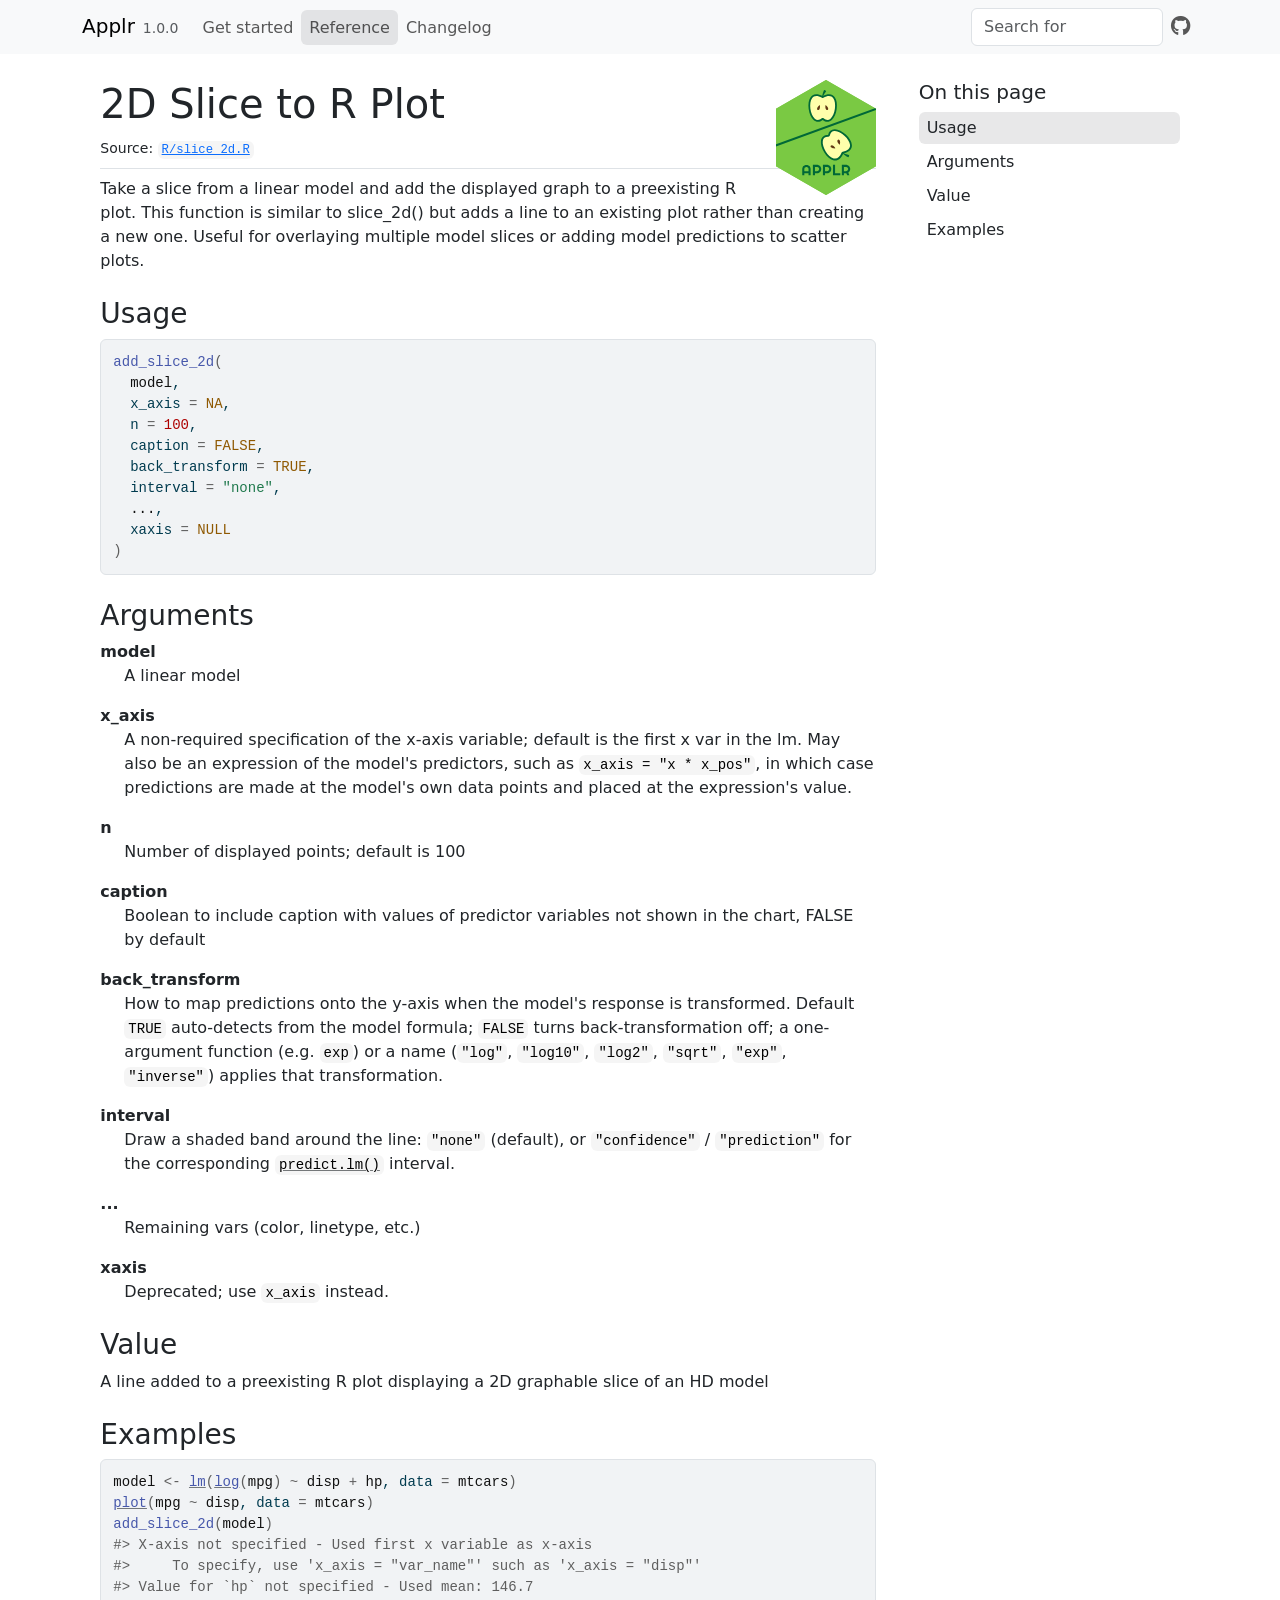
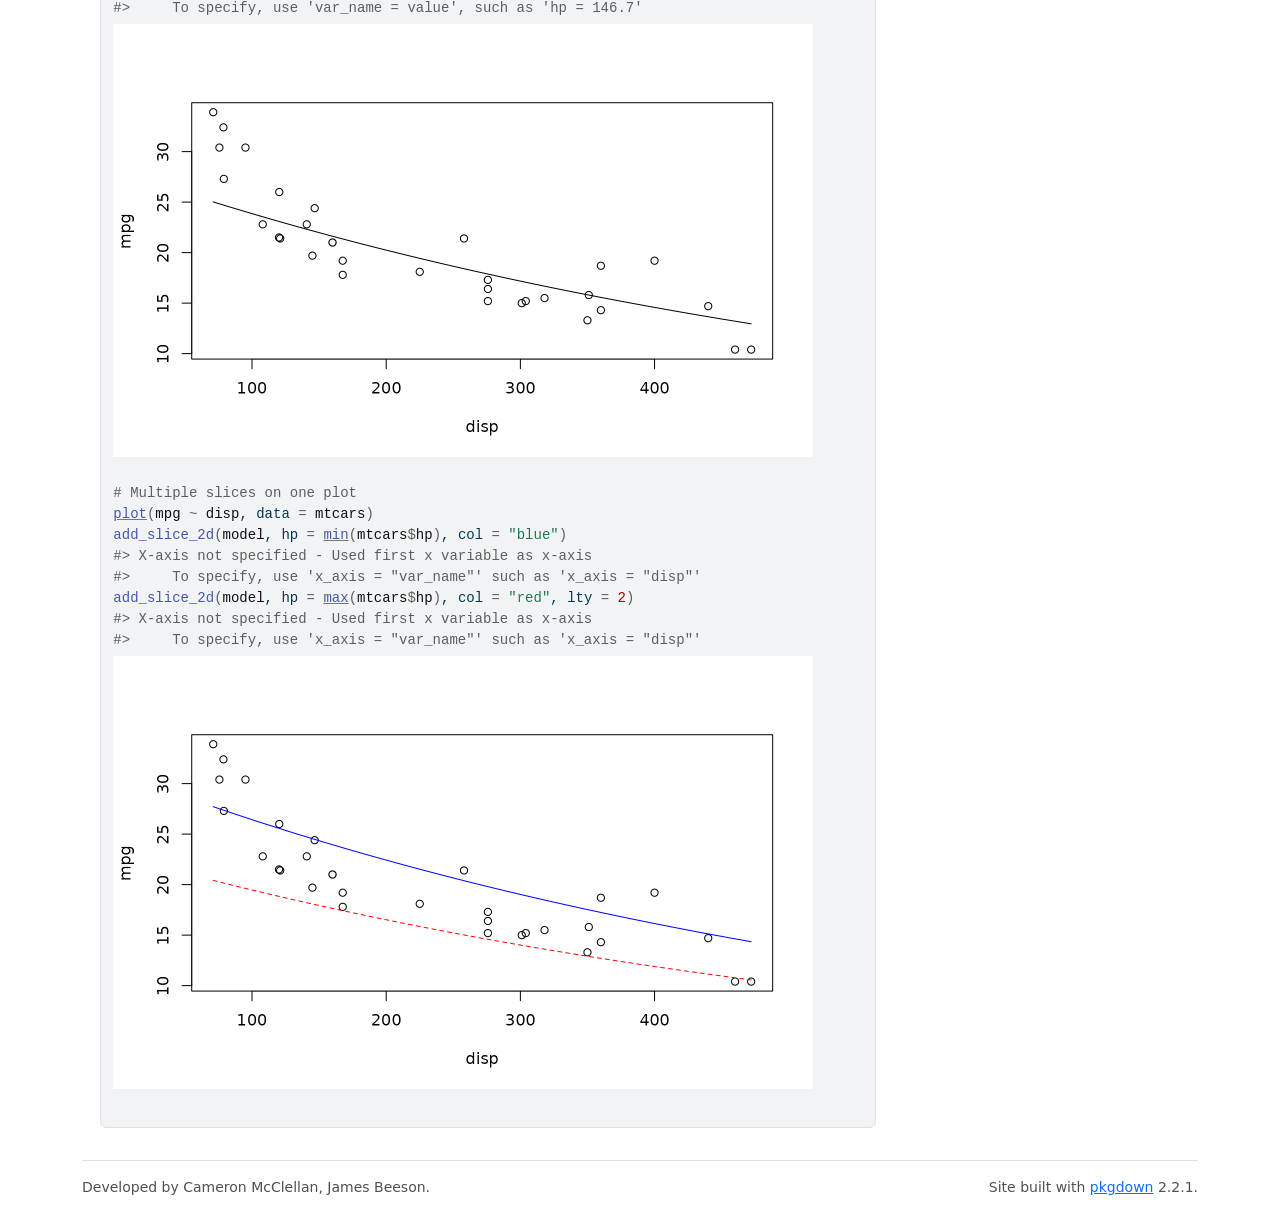
<file: reference/add_slice_2d.html>
<!DOCTYPE html>
<!-- Generated by pkgdown: do not edit by hand --><html lang="en-US"><head><meta http-equiv="Content-Type" content="text/html; charset=UTF-8"><meta charset="utf-8"><meta http-equiv="X-UA-Compatible" content="IE=edge"><meta name="viewport" content="width=device-width, initial-scale=1, shrink-to-fit=no"><title>2D Slice to R Plot — add_slice_2d • Applr</title><script src="../deps/jquery-3.6.0/jquery-3.6.0.min.js"></script><meta name="viewport" content="width=device-width, initial-scale=1, shrink-to-fit=no"><link href="../deps/bootstrap-5.3.8/bootstrap.min.css" rel="stylesheet"><script src="../deps/bootstrap-5.3.8/bootstrap.bundle.min.js"></script><link href="../deps/font-awesome-6.5.2/css/all.min.css" rel="stylesheet"><link href="../deps/font-awesome-6.5.2/css/v4-shims.min.css" rel="stylesheet"><script src="../deps/headroom-0.11.0/headroom.min.js"></script><script src="../deps/headroom-0.11.0/jQuery.headroom.min.js"></script><script src="../deps/bootstrap-toc-1.0.1/bootstrap-toc.min.js"></script><script src="../deps/clipboard.js-2.0.11/clipboard.min.js"></script><script src="../deps/search-1.0.0/autocomplete.jquery.min.js"></script><script src="../deps/search-1.0.0/fuse.min.js"></script><script src="../deps/search-1.0.0/mark.min.js"></script><!-- pkgdown --><script src="../pkgdown.js"></script><meta property="og:title" content="2D Slice to R Plot — add_slice_2d"><meta name="description" content="Take a slice from a linear model and add the displayed graph to a preexisting R plot.
This function is similar to slice_2d() but adds a line to an existing plot rather
than creating a new one. Useful for overlaying multiple model slices or adding
model predictions to scatter plots."><meta property="og:description" content="Take a slice from a linear model and add the displayed graph to a preexisting R plot.
This function is similar to slice_2d() but adds a line to an existing plot rather
than creating a new one. Useful for overlaying multiple model slices or adding
model predictions to scatter plots."><meta property="og:image" content="https://saundersg.github.io/Applr/logo.svg"></head><body>
    <a href="#main" class="visually-hidden-focusable">Skip to contents</a>


    <nav class="navbar navbar-expand-lg fixed-top bg-light" data-bs-theme="light" aria-label="Site navigation"><div class="container">

    <a class="navbar-brand me-2" href="../index.html">Applr</a>

    <small class="nav-text text-muted me-auto" data-bs-toggle="tooltip" data-bs-placement="bottom" title="">1.0.0</small>


    <button class="navbar-toggler" type="button" data-bs-toggle="collapse" data-bs-target="#navbar" aria-controls="navbar" aria-expanded="false" aria-label="Toggle navigation">
      <span class="navbar-toggler-icon"></span>
    </button>

    <div id="navbar" class="collapse navbar-collapse ms-3">
      <ul class="navbar-nav me-auto"><li class="nav-item"><a class="nav-link" href="../articles/Applr.html">Get started</a></li>
<li class="active nav-item"><a class="nav-link" href="../reference/index.html">Reference</a></li>
<li class="nav-item"><a class="nav-link" href="../news/index.html">Changelog</a></li>
      </ul><ul class="navbar-nav"><li class="nav-item"><form class="form-inline" role="search">
 <input class="form-control" type="search" name="search-input" id="search-input" autocomplete="off" aria-label="Search site" placeholder="Search for" data-search-index="../search.json"></form></li>
<li class="nav-item"><a class="external-link nav-link" href="https://github.com/saundersg/Applr/" aria-label="GitHub"><span class="fa fab fa-github fa-lg"></span></a></li>
      </ul></div>


  </div>
</nav><div class="container template-reference-topic">
<div class="row">
  <main id="main" class="col-md-9"><div class="page-header">
      <img src="../logo.svg" class="logo" alt=""><h1>2D Slice to R Plot</h1>
      <small class="dont-index">Source: <a href="https://github.com/saundersg/Applr/blob/main/R/slice_2d.R" class="external-link"><code>R/slice_2d.R</code></a></small>
      <div class="d-none name"><code>add_slice_2d.Rd</code></div>
    </div>

    <div class="ref-description section level2">
    <p>Take a slice from a linear model and add the displayed graph to a preexisting R plot.
This function is similar to slice_2d() but adds a line to an existing plot rather
than creating a new one. Useful for overlaying multiple model slices or adding
model predictions to scatter plots.</p>
    </div>

    <div class="section level2">
    <h2 id="ref-usage">Usage<a class="anchor" aria-label="anchor" href="#ref-usage"></a></h2>
    <div class="sourceCode"><pre class="sourceCode r"><code><span><span class="fu">add_slice_2d</span><span class="op">(</span></span>
<span>  <span class="va">model</span>,</span>
<span>  x_axis <span class="op">=</span> <span class="cn">NA</span>,</span>
<span>  n <span class="op">=</span> <span class="fl">100</span>,</span>
<span>  caption <span class="op">=</span> <span class="cn">FALSE</span>,</span>
<span>  back_transform <span class="op">=</span> <span class="cn">TRUE</span>,</span>
<span>  interval <span class="op">=</span> <span class="st">"none"</span>,</span>
<span>  <span class="va">...</span>,</span>
<span>  xaxis <span class="op">=</span> <span class="cn">NULL</span></span>
<span><span class="op">)</span></span></code></pre></div>
    </div>

    <div class="section level2">
    <h2 id="arguments">Arguments<a class="anchor" aria-label="anchor" href="#arguments"></a></h2>


<dl><dt id="arg-model">model<a class="anchor" aria-label="anchor" href="#arg-model"></a></dt>
<dd><p>A linear model</p></dd>


<dt id="arg-x-axis">x_axis<a class="anchor" aria-label="anchor" href="#arg-x-axis"></a></dt>
<dd><p>A non-required specification of the x-axis variable; default
is the first x var in the lm. May also be an expression of the model's
predictors, such as <code>x_axis = "x * x_pos"</code>, in which case predictions are
made at the model's own data points and placed at the expression's value.</p></dd>


<dt id="arg-n">n<a class="anchor" aria-label="anchor" href="#arg-n"></a></dt>
<dd><p>Number of displayed points; default is 100</p></dd>


<dt id="arg-caption">caption<a class="anchor" aria-label="anchor" href="#arg-caption"></a></dt>
<dd><p>Boolean to include caption with values of predictor variables not shown in the chart, FALSE by default</p></dd>


<dt id="arg-back-transform">back_transform<a class="anchor" aria-label="anchor" href="#arg-back-transform"></a></dt>
<dd><p>How to map predictions onto the y-axis when the
model's response is transformed. Default <code>TRUE</code> auto-detects from the
model formula; <code>FALSE</code> turns back-transformation off; a one-argument
function (e.g. <code>exp</code>) or a name (<code>"log"</code>, <code>"log10"</code>, <code>"log2"</code>, <code>"sqrt"</code>,
<code>"exp"</code>, <code>"inverse"</code>) applies that transformation.</p></dd>


<dt id="arg-interval">interval<a class="anchor" aria-label="anchor" href="#arg-interval"></a></dt>
<dd><p>Draw a shaded band around the line: <code>"none"</code> (default), or
<code>"confidence"</code> / <code>"prediction"</code> for the corresponding <code><a href="https://rdrr.io/r/stats/predict.lm.html" class="external-link">predict.lm()</a></code>
interval.</p></dd>


<dt id="arg--">...<a class="anchor" aria-label="anchor" href="#arg--"></a></dt>
<dd><p>Remaining vars (color, linetype, etc.)</p></dd>


<dt id="arg-xaxis">xaxis<a class="anchor" aria-label="anchor" href="#arg-xaxis"></a></dt>
<dd><p>Deprecated; use <code>x_axis</code> instead.</p></dd>

</dl></div>
    <div class="section level2">
    <h2 id="value">Value<a class="anchor" aria-label="anchor" href="#value"></a></h2>
    <p>A line added to a preexisting R plot displaying a 2D graphable slice of an HD model</p>
    </div>

    <div class="section level2">
    <h2 id="ref-examples">Examples<a class="anchor" aria-label="anchor" href="#ref-examples"></a></h2>
    <div class="sourceCode"><pre class="sourceCode r"><code><span class="r-in"><span><span class="va">model</span> <span class="op">&lt;-</span> <span class="fu"><a href="https://rdrr.io/r/stats/lm.html" class="external-link">lm</a></span><span class="op">(</span><span class="fu"><a href="https://rdrr.io/r/base/Log.html" class="external-link">log</a></span><span class="op">(</span><span class="va">mpg</span><span class="op">)</span> <span class="op">~</span> <span class="va">disp</span> <span class="op">+</span> <span class="va">hp</span>, data <span class="op">=</span> <span class="va">mtcars</span><span class="op">)</span></span></span>
<span class="r-in"><span><span class="fu"><a href="https://rdrr.io/r/graphics/plot.default.html" class="external-link">plot</a></span><span class="op">(</span><span class="va">mpg</span> <span class="op">~</span> <span class="va">disp</span>, data <span class="op">=</span> <span class="va">mtcars</span><span class="op">)</span></span></span>
<span class="r-in"><span><span class="fu">add_slice_2d</span><span class="op">(</span><span class="va">model</span><span class="op">)</span></span></span>
<span class="r-msg co"><span class="r-pr">#&gt;</span> X-axis not specified - Used first x variable as x-axis</span>
<span class="r-msg co"><span class="r-pr">#&gt;</span>     To specify, use 'x_axis = "var_name"' such as 'x_axis = "disp"'</span>
<span class="r-msg co"><span class="r-pr">#&gt;</span> Value for `hp` not specified - Used mean: 146.7</span>
<span class="r-msg co"><span class="r-pr">#&gt;</span>     To specify, use 'var_name = value', such as 'hp = 146.7'</span>
<span class="r-plt img"><img src="add_slice_2d-1.png" alt="" width="700" height="433"></span>
<span class="r-in"><span></span></span>
<span class="r-in"><span><span class="co"># Multiple slices on one plot</span></span></span>
<span class="r-in"><span><span class="fu"><a href="https://rdrr.io/r/graphics/plot.default.html" class="external-link">plot</a></span><span class="op">(</span><span class="va">mpg</span> <span class="op">~</span> <span class="va">disp</span>, data <span class="op">=</span> <span class="va">mtcars</span><span class="op">)</span></span></span>
<span class="r-in"><span><span class="fu">add_slice_2d</span><span class="op">(</span><span class="va">model</span>, hp <span class="op">=</span> <span class="fu"><a href="https://rdrr.io/r/base/Extremes.html" class="external-link">min</a></span><span class="op">(</span><span class="va">mtcars</span><span class="op">$</span><span class="va">hp</span><span class="op">)</span>, col <span class="op">=</span> <span class="st">"blue"</span><span class="op">)</span></span></span>
<span class="r-msg co"><span class="r-pr">#&gt;</span> X-axis not specified - Used first x variable as x-axis</span>
<span class="r-msg co"><span class="r-pr">#&gt;</span>     To specify, use 'x_axis = "var_name"' such as 'x_axis = "disp"'</span>
<span class="r-in"><span><span class="fu">add_slice_2d</span><span class="op">(</span><span class="va">model</span>, hp <span class="op">=</span> <span class="fu"><a href="https://rdrr.io/r/base/Extremes.html" class="external-link">max</a></span><span class="op">(</span><span class="va">mtcars</span><span class="op">$</span><span class="va">hp</span><span class="op">)</span>, col <span class="op">=</span> <span class="st">"red"</span>, lty <span class="op">=</span> <span class="fl">2</span><span class="op">)</span></span></span>
<span class="r-msg co"><span class="r-pr">#&gt;</span> X-axis not specified - Used first x variable as x-axis</span>
<span class="r-msg co"><span class="r-pr">#&gt;</span>     To specify, use 'x_axis = "var_name"' such as 'x_axis = "disp"'</span>
<span class="r-plt img"><img src="add_slice_2d-2.png" alt="" width="700" height="433"></span>
<span class="r-in"><span></span></span>
</code></pre></div>
    </div>
  </main><aside class="col-md-3"><nav id="toc" aria-label="Table of contents"><h2>On this page</h2>
    </nav></aside></div>


    <footer><div class="pkgdown-footer-left">
  <p>Developed by Cameron McClellan, James Beeson.</p>
</div>

<div class="pkgdown-footer-right">
  <p>Site built with <a href="https://pkgdown.r-lib.org/" class="external-link">pkgdown</a> 2.2.1.</p>
</div>

    </footer></div>





  </body></html>
</file>
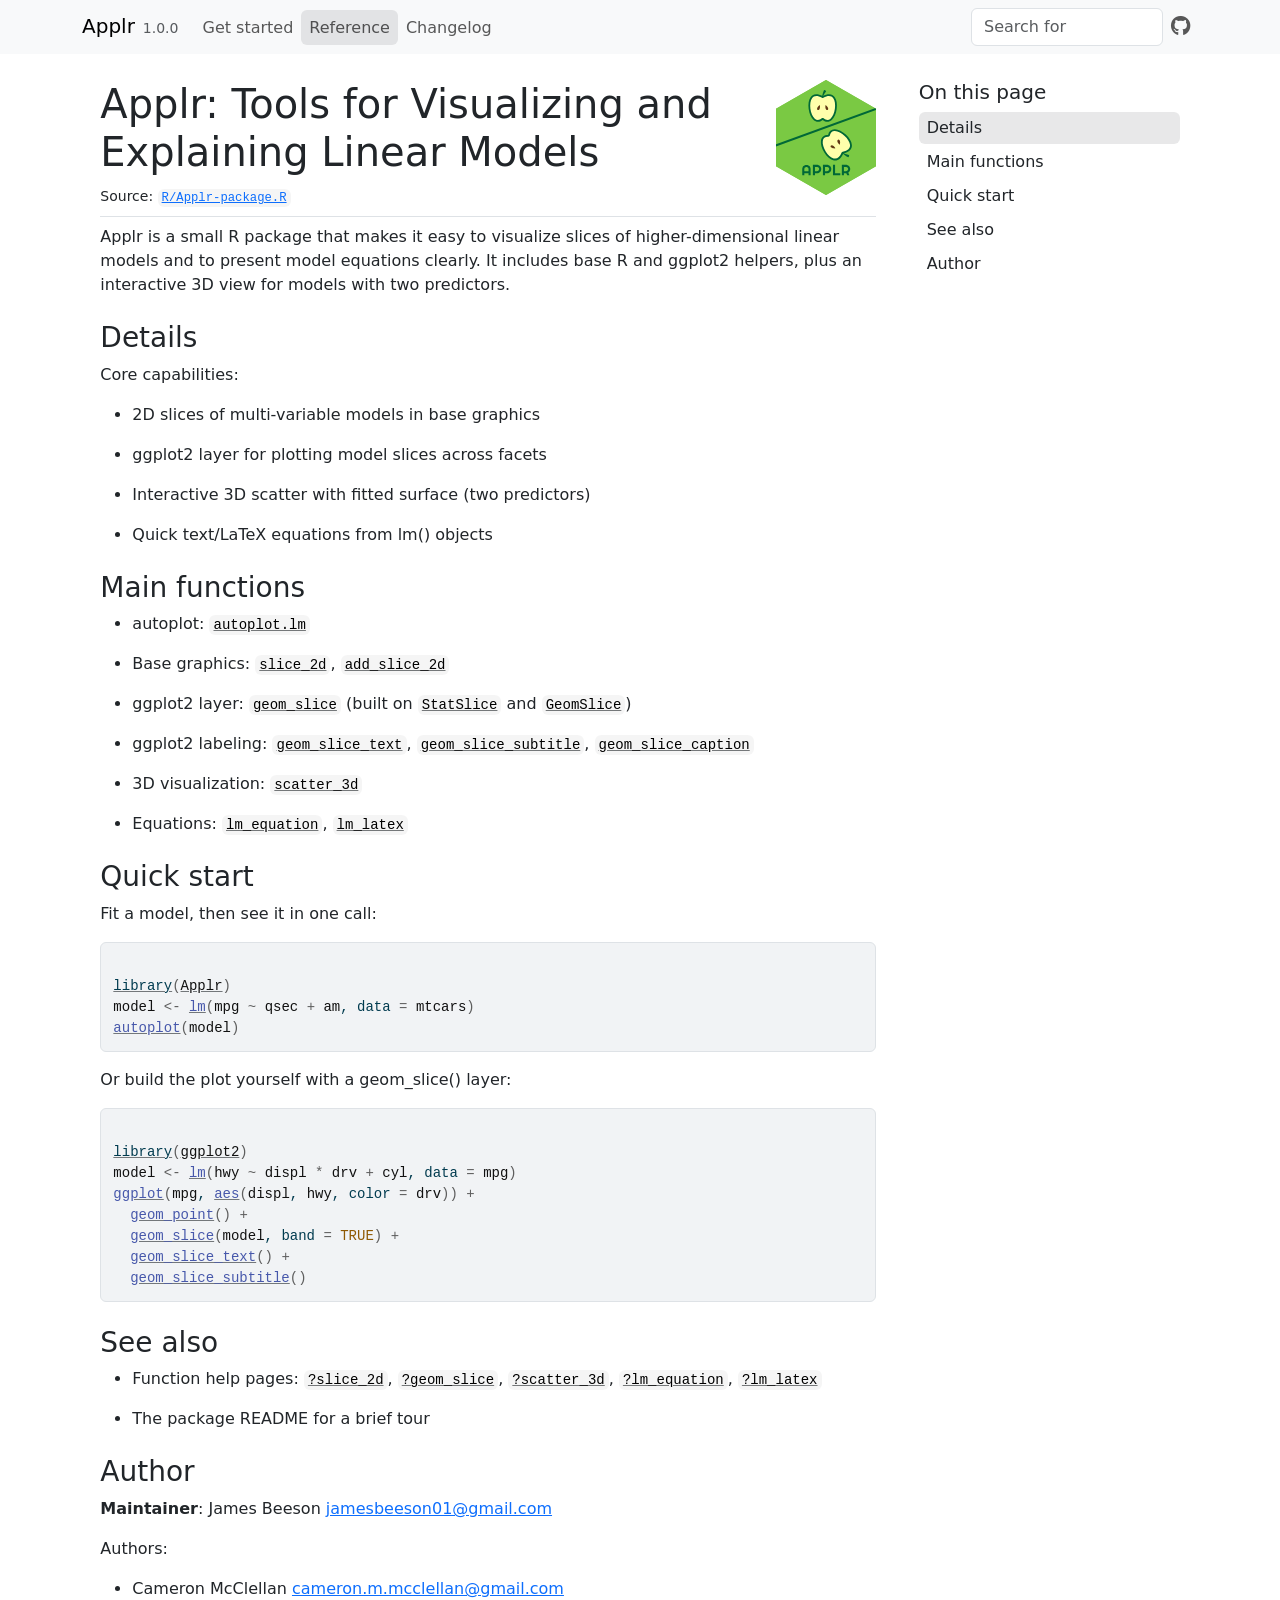
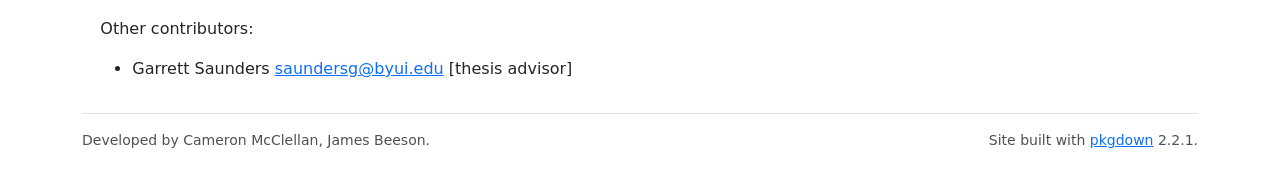
<file: reference/Applr-package.html>
<!DOCTYPE html>
<!-- Generated by pkgdown: do not edit by hand --><html lang="en-US"><head><meta http-equiv="Content-Type" content="text/html; charset=UTF-8"><meta charset="utf-8"><meta http-equiv="X-UA-Compatible" content="IE=edge"><meta name="viewport" content="width=device-width, initial-scale=1, shrink-to-fit=no"><title>Applr: Tools for Visualizing and Explaining Linear Models — Applr-package • Applr</title><script src="../deps/jquery-3.6.0/jquery-3.6.0.min.js"></script><meta name="viewport" content="width=device-width, initial-scale=1, shrink-to-fit=no"><link href="../deps/bootstrap-5.3.8/bootstrap.min.css" rel="stylesheet"><script src="../deps/bootstrap-5.3.8/bootstrap.bundle.min.js"></script><link href="../deps/font-awesome-6.5.2/css/all.min.css" rel="stylesheet"><link href="../deps/font-awesome-6.5.2/css/v4-shims.min.css" rel="stylesheet"><script src="../deps/headroom-0.11.0/headroom.min.js"></script><script src="../deps/headroom-0.11.0/jQuery.headroom.min.js"></script><script src="../deps/bootstrap-toc-1.0.1/bootstrap-toc.min.js"></script><script src="../deps/clipboard.js-2.0.11/clipboard.min.js"></script><script src="../deps/search-1.0.0/autocomplete.jquery.min.js"></script><script src="../deps/search-1.0.0/fuse.min.js"></script><script src="../deps/search-1.0.0/mark.min.js"></script><!-- pkgdown --><script src="../pkgdown.js"></script><meta property="og:title" content="Applr: Tools for Visualizing and Explaining Linear Models — Applr-package"><meta name="description" content="Applr is a small R package that makes it easy to visualize slices of
higher-dimensional linear models and to present model equations clearly.
It includes base R and ggplot2 helpers, plus an interactive 3D view for
models with two predictors."><meta property="og:description" content="Applr is a small R package that makes it easy to visualize slices of
higher-dimensional linear models and to present model equations clearly.
It includes base R and ggplot2 helpers, plus an interactive 3D view for
models with two predictors."><meta property="og:image" content="https://saundersg.github.io/Applr/logo.svg"></head><body>
    <a href="#main" class="visually-hidden-focusable">Skip to contents</a>


    <nav class="navbar navbar-expand-lg fixed-top bg-light" data-bs-theme="light" aria-label="Site navigation"><div class="container">

    <a class="navbar-brand me-2" href="../index.html">Applr</a>

    <small class="nav-text text-muted me-auto" data-bs-toggle="tooltip" data-bs-placement="bottom" title="">1.0.0</small>


    <button class="navbar-toggler" type="button" data-bs-toggle="collapse" data-bs-target="#navbar" aria-controls="navbar" aria-expanded="false" aria-label="Toggle navigation">
      <span class="navbar-toggler-icon"></span>
    </button>

    <div id="navbar" class="collapse navbar-collapse ms-3">
      <ul class="navbar-nav me-auto"><li class="nav-item"><a class="nav-link" href="../articles/Applr.html">Get started</a></li>
<li class="active nav-item"><a class="nav-link" href="../reference/index.html">Reference</a></li>
<li class="nav-item"><a class="nav-link" href="../news/index.html">Changelog</a></li>
      </ul><ul class="navbar-nav"><li class="nav-item"><form class="form-inline" role="search">
 <input class="form-control" type="search" name="search-input" id="search-input" autocomplete="off" aria-label="Search site" placeholder="Search for" data-search-index="../search.json"></form></li>
<li class="nav-item"><a class="external-link nav-link" href="https://github.com/saundersg/Applr/" aria-label="GitHub"><span class="fa fab fa-github fa-lg"></span></a></li>
      </ul></div>


  </div>
</nav><div class="container template-reference-topic">
<div class="row">
  <main id="main" class="col-md-9"><div class="page-header">
      <img src="../logo.svg" class="logo" alt=""><h1>Applr: Tools for Visualizing and Explaining Linear Models</h1>
      <small class="dont-index">Source: <a href="https://github.com/saundersg/Applr/blob/main/R/Applr-package.R" class="external-link"><code>R/Applr-package.R</code></a></small>
      <div class="d-none name"><code>Applr-package.Rd</code></div>
    </div>

    <div class="ref-description section level2">
    <p>Applr is a small R package that makes it easy to visualize slices of
higher-dimensional linear models and to present model equations clearly.
It includes base R and ggplot2 helpers, plus an interactive 3D view for
models with two predictors.</p>
    </div>


    <div class="section level2">
    <h2 id="details">Details<a class="anchor" aria-label="anchor" href="#details"></a></h2>
    <p>Core capabilities:</p><ul><li><p>2D slices of multi-variable models in base graphics</p></li>
<li><p>ggplot2 layer for plotting model slices across facets</p></li>
<li><p>Interactive 3D scatter with fitted surface (two predictors)</p></li>
<li><p>Quick text/LaTeX equations from lm() objects</p></li>
</ul></div>
    <div class="section level2">
    <h2 id="main-functions">Main functions<a class="anchor" aria-label="anchor" href="#main-functions"></a></h2>


<ul><li><p>autoplot: <code><a href="autoplot.lm.html">autoplot.lm</a></code></p></li>
<li><p>Base graphics: <code><a href="slice_2d.html">slice_2d</a></code>, <code><a href="add_slice_2d.html">add_slice_2d</a></code></p></li>
<li><p>ggplot2 layer: <code><a href="geom_slice.html">geom_slice</a></code> (built on <code><a href="StatSlice.html">StatSlice</a></code> and <code><a href="GeomSlice.html">GeomSlice</a></code>)</p></li>
<li><p>ggplot2 labeling: <code><a href="geom_slice_text.html">geom_slice_text</a></code>, <code><a href="geom_slice_subtitle.html">geom_slice_subtitle</a></code>, <code><a href="geom_slice_caption.html">geom_slice_caption</a></code></p></li>
<li><p>3D visualization: <code><a href="scatter_3d.html">scatter_3d</a></code></p></li>
<li><p>Equations: <code><a href="lm_equation.html">lm_equation</a></code>, <code><a href="lm_latex.html">lm_latex</a></code></p></li>
</ul></div>
    <div class="section level2">
    <h2 id="quick-start">Quick start<a class="anchor" aria-label="anchor" href="#quick-start"></a></h2>


<p>Fit a model, then see it in one call:</p><div class="sourceCode"><pre><code><span></span>
<span><span class="kw"><a href="https://rdrr.io/r/base/library.html" class="external-link">library</a></span><span class="op">(</span><span class="va"><a href="https://saundersg.github.io/Applr/">Applr</a></span><span class="op">)</span></span>
<span><span class="va">model</span> <span class="op">&lt;-</span> <span class="fu"><a href="https://rdrr.io/r/stats/lm.html" class="external-link">lm</a></span><span class="op">(</span><span class="va">mpg</span> <span class="op">~</span> <span class="va">qsec</span> <span class="op">+</span> <span class="va">am</span>, data <span class="op">=</span> <span class="va">mtcars</span><span class="op">)</span></span>
<span><span class="fu"><a href="https://ggplot2.tidyverse.org/reference/autoplot.html" class="external-link">autoplot</a></span><span class="op">(</span><span class="va">model</span><span class="op">)</span></span></code></pre></div>

<p>Or build the plot yourself with a geom_slice() layer:</p><div class="sourceCode"><pre><code><span></span>
<span><span class="kw"><a href="https://rdrr.io/r/base/library.html" class="external-link">library</a></span><span class="op">(</span><span class="va"><a href="https://ggplot2.tidyverse.org" class="external-link">ggplot2</a></span><span class="op">)</span></span>
<span><span class="va">model</span> <span class="op">&lt;-</span> <span class="fu"><a href="https://rdrr.io/r/stats/lm.html" class="external-link">lm</a></span><span class="op">(</span><span class="va">hwy</span> <span class="op">~</span> <span class="va">displ</span> <span class="op">*</span> <span class="va">drv</span> <span class="op">+</span> <span class="va">cyl</span>, data <span class="op">=</span> <span class="va">mpg</span><span class="op">)</span></span>
<span><span class="fu"><a href="https://ggplot2.tidyverse.org/reference/ggplot.html" class="external-link">ggplot</a></span><span class="op">(</span><span class="va">mpg</span>, <span class="fu"><a href="https://ggplot2.tidyverse.org/reference/aes.html" class="external-link">aes</a></span><span class="op">(</span><span class="va">displ</span>, <span class="va">hwy</span>, color <span class="op">=</span> <span class="va">drv</span><span class="op">)</span><span class="op">)</span> <span class="op">+</span></span>
<span>  <span class="fu"><a href="https://ggplot2.tidyverse.org/reference/geom_point.html" class="external-link">geom_point</a></span><span class="op">(</span><span class="op">)</span> <span class="op">+</span></span>
<span>  <span class="fu"><a href="../reference/geom_slice.html">geom_slice</a></span><span class="op">(</span><span class="va">model</span>, band <span class="op">=</span> <span class="cn">TRUE</span><span class="op">)</span> <span class="op">+</span></span>
<span>  <span class="fu"><a href="../reference/geom_slice_text.html">geom_slice_text</a></span><span class="op">(</span><span class="op">)</span> <span class="op">+</span></span>
<span>  <span class="fu"><a href="../reference/geom_slice_subtitle.html">geom_slice_subtitle</a></span><span class="op">(</span><span class="op">)</span></span></code></pre></div>

    </div>
    <div class="section level2">
    <h2 id="see-also">See also<a class="anchor" aria-label="anchor" href="#see-also"></a></h2>
    <div class="dont-index">
<ul><li><p>Function help pages: <code><a href="slice_2d.html">?slice_2d</a></code>, <code><a href="geom_slice.html">?geom_slice</a></code>, <code><a href="scatter_3d.html">?scatter_3d</a></code>, <code><a href="lm_equation.html">?lm_equation</a></code>, <code><a href="lm_latex.html">?lm_latex</a></code></p></li>
<li><p>The package README for a brief tour</p></li>
</ul></div>
    </div>
    <div class="section level2">
    <h2 id="author">Author<a class="anchor" aria-label="anchor" href="#author"></a></h2>
    <p><strong>Maintainer</strong>: James Beeson <a href="mailto:jamesbeeson01@gmail.com">jamesbeeson01@gmail.com</a></p>
<p>Authors:</p><ul><li><p>Cameron McClellan <a href="mailto:cameron.m.mcclellan@gmail.com">cameron.m.mcclellan@gmail.com</a></p></li>
</ul><p>Other contributors:</p><ul><li><p>Garrett Saunders <a href="mailto:saundersg@byui.edu">saundersg@byui.edu</a> [thesis advisor]</p></li>
</ul></div>

  </main><aside class="col-md-3"><nav id="toc" aria-label="Table of contents"><h2>On this page</h2>
    </nav></aside></div>


    <footer><div class="pkgdown-footer-left">
  <p>Developed by Cameron McClellan, James Beeson.</p>
</div>

<div class="pkgdown-footer-right">
  <p>Site built with <a href="https://pkgdown.r-lib.org/" class="external-link">pkgdown</a> 2.2.1.</p>
</div>

    </footer></div>





  </body></html>
</file>
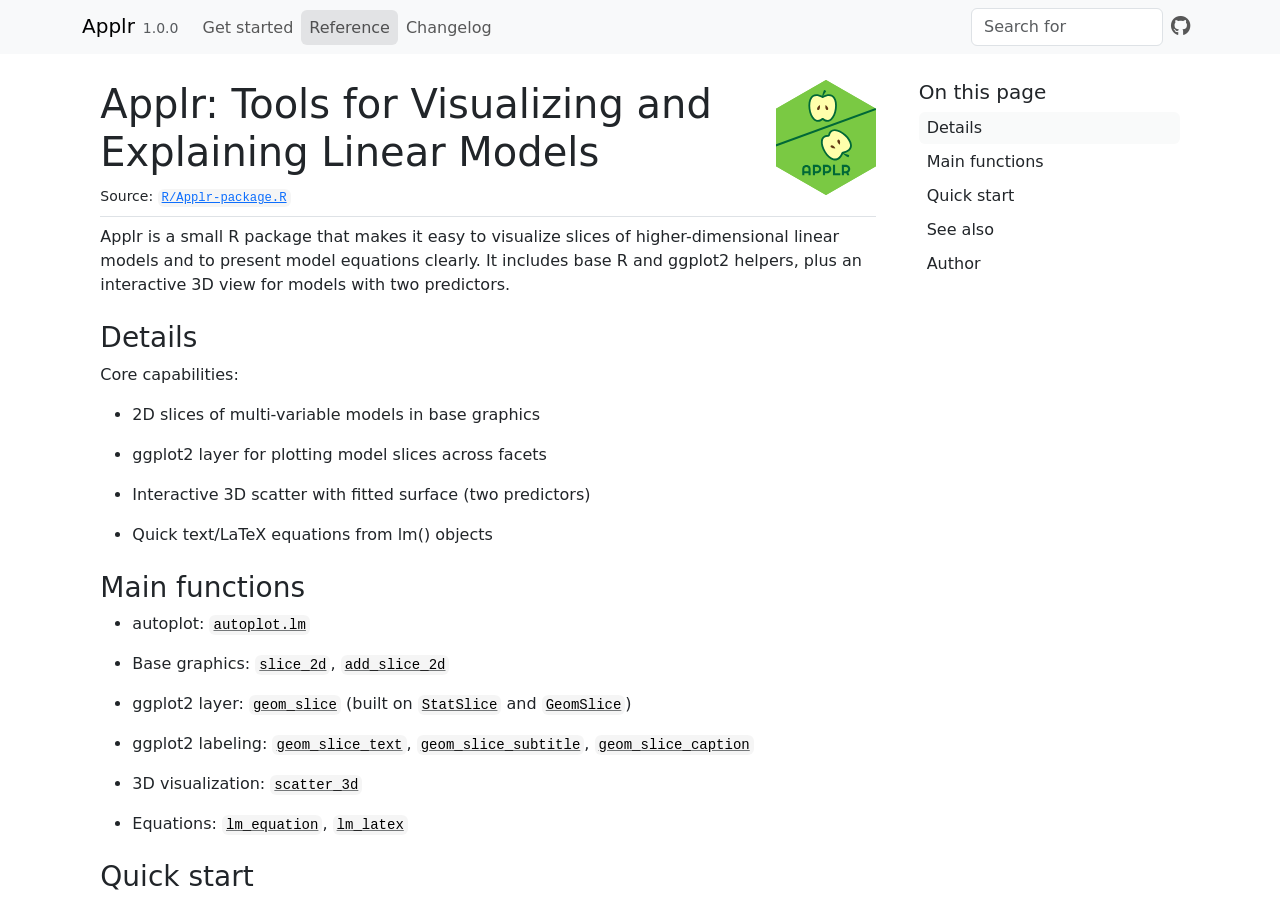
<file: reference/Applr.html>
<html>
  <head>
    <meta http-equiv="refresh" content="0;URL=https://saundersg.github.io/Applr/reference/Applr-package.html" />
    <meta name="robots" content="noindex">
    <link rel="canonical" href="https://saundersg.github.io/Applr/reference/Applr-package.html">
  </head>
</html>
</file>
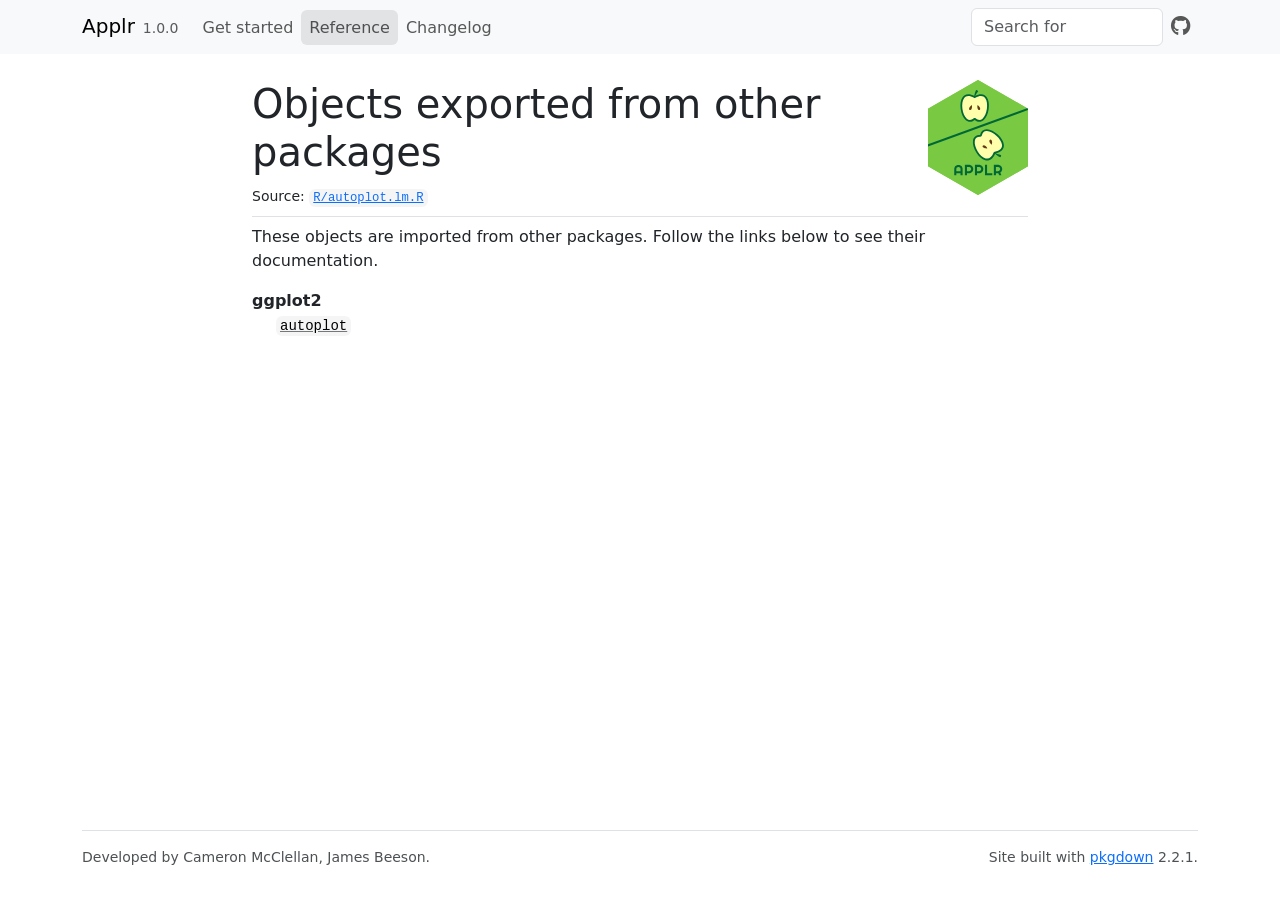
<file: reference/autoplot.html>
<html>
  <head>
    <meta http-equiv="refresh" content="0;URL=https://saundersg.github.io/Applr/reference/reexports.html" />
    <meta name="robots" content="noindex">
    <link rel="canonical" href="https://saundersg.github.io/Applr/reference/reexports.html">
  </head>
</html>
</file>
<file: deps/font-awesome-6.5.2/css/v4-shims.min.css>
/*!
 * Font Awesome Free 6.5.2 by @fontawesome - https://fontawesome.com
 * License - https://fontawesome.com/license/free (Icons: CC BY 4.0, Fonts: SIL OFL 1.1, Code: MIT License)
 * Copyright 2024 Fonticons, Inc.
 */
.fa.fa-glass:before{content:"\f000"}.fa.fa-envelope-o{font-family:"Font Awesome 6 Free";font-weight:400}.fa.fa-envelope-o:before{content:"\f0e0"}.fa.fa-star-o{font-family:"Font Awesome 6 Free";font-weight:400}.fa.fa-star-o:before{content:"\f005"}.fa.fa-close:before,.fa.fa-remove:before{content:"\f00d"}.fa.fa-gear:before{content:"\f013"}.fa.fa-trash-o{font-family:"Font Awesome 6 Free";font-weight:400}.fa.fa-trash-o:before{content:"\f2ed"}.fa.fa-home:before{content:"\f015"}.fa.fa-file-o{font-family:"Font Awesome 6 Free";font-weight:400}.fa.fa-file-o:before{content:"\f15b"}.fa.fa-clock-o{font-family:"Font Awesome 6 Free";font-weight:400}.fa.fa-clock-o:before{content:"\f017"}.fa.fa-arrow-circle-o-down{font-family:"Font Awesome 6 Free";font-weight:400}.fa.fa-arrow-circle-o-down:before{content:"\f358"}.fa.fa-arrow-circle-o-up{font-family:"Font Awesome 6 Free";font-weight:400}.fa.fa-arrow-circle-o-up:before{content:"\f35b"}.fa.fa-play-circle-o{font-family:"Font Awesome 6 Free";font-weight:400}.fa.fa-play-circle-o:before{content:"\f144"}.fa.fa-repeat:before,.fa.fa-rotate-right:before{content:"\f01e"}.fa.fa-refresh:before{content:"\f021"}.fa.fa-list-alt{font-family:"Font Awesome 6 Free";font-weight:400}.fa.fa-list-alt:before{content:"\f022"}.fa.fa-dedent:before{content:"\f03b"}.fa.fa-video-camera:before{content:"\f03d"}.fa.fa-picture-o{font-family:"Font Awesome 6 Free";font-weight:400}.fa.fa-picture-o:before{content:"\f03e"}.fa.fa-photo{font-family:"Font Awesome 6 Free";font-weight:400}.fa.fa-photo:before{content:"\f03e"}.fa.fa-image{font-family:"Font Awesome 6 Free";font-weight:400}.fa.fa-image:before{content:"\f03e"}.fa.fa-map-marker:before{content:"\f3c5"}.fa.fa-pencil-square-o{font-family:"Font Awesome 6 Free";font-weight:400}.fa.fa-pencil-square-o:before{content:"\f044"}.fa.fa-edit{font-family:"Font Awesome 6 Free";font-weight:400}.fa.fa-edit:before{content:"\f044"}.fa.fa-share-square-o:before{content:"\f14d"}.fa.fa-check-square-o{font-family:"Font Awesome 6 Free";font-weight:400}.fa.fa-check-square-o:before{content:"\f14a"}.fa.fa-arrows:before{content:"\f0b2"}.fa.fa-times-circle-o{font-family:"Font Awesome 6 Free";font-weight:400}.fa.fa-times-circle-o:before{content:"\f057"}.fa.fa-check-circle-o{font-family:"Font Awesome 6 Free";font-weight:400}.fa.fa-check-circle-o:before{content:"\f058"}.fa.fa-mail-forward:before{content:"\f064"}.fa.fa-expand:before{content:"\f424"}.fa.fa-compress:before{content:"\f422"}.fa.fa-eye,.fa.fa-eye-slash{font-family:"Font Awesome 6 Free";font-weight:400}.fa.fa-warning:before{content:"\f071"}.fa.fa-calendar:before{content:"\f073"}.fa.fa-arrows-v:before{content:"\f338"}.fa.fa-arrows-h:before{content:"\f337"}.fa.fa-bar-chart-o:before,.fa.fa-bar-chart:before{content:"\e0e3"}.fa.fa-twitter-square{font-family:"Font Awesome 6 Brands";font-weight:400}.fa.fa-twitter-square:before{content:"\f081"}.fa.fa-facebook-square{font-family:"Font Awesome 6 Brands";font-weight:400}.fa.fa-facebook-square:before{content:"\f082"}.fa.fa-gears:before{content:"\f085"}.fa.fa-thumbs-o-up{font-family:"Font Awesome 6 Free";font-weight:400}.fa.fa-thumbs-o-up:before{content:"\f164"}.fa.fa-thumbs-o-down{font-family:"Font Awesome 6 Free";font-weight:400}.fa.fa-thumbs-o-down:before{content:"\f165"}.fa.fa-heart-o{font-family:"Font Awesome 6 Free";font-weight:400}.fa.fa-heart-o:before{content:"\f004"}.fa.fa-sign-out:before{content:"\f2f5"}.fa.fa-linkedin-square{font-family:"Font Awesome 6 Brands";font-weight:400}.fa.fa-linkedin-square:before{content:"\f08c"}.fa.fa-thumb-tack:before{content:"\f08d"}.fa.fa-external-link:before{content:"\f35d"}.fa.fa-sign-in:before{content:"\f2f6"}.fa.fa-github-square{font-family:"Font Awesome 6 Brands";font-weight:400}.fa.fa-github-square:before{content:"\f092"}.fa.fa-lemon-o{font-family:"Font Awesome 6 Free";font-weight:400}.fa.fa-lemon-o:before{content:"\f094"}.fa.fa-square-o{font-family:"Font Awesome 6 Free";font-weight:400}.fa.fa-square-o:before{content:"\f0c8"}.fa.fa-bookmark-o{font-family:"Font Awesome 6 Free";font-weight:400}.fa.fa-bookmark-o:before{content:"\f02e"}.fa.fa-facebook,.fa.fa-twitter{font-family:"Font Awesome 6 Brands";font-weight:400}.fa.fa-facebook:before{content:"\f39e"}.fa.fa-facebook-f{font-family:"Font Awesome 6 Brands";font-weight:400}.fa.fa-facebook-f:before{content:"\f39e"}.fa.fa-github{font-family:"Font Awesome 6 Brands";font-weight:400}.fa.fa-credit-card{font-family:"Font Awesome 6 Free";font-weight:400}.fa.fa-feed:before{content:"\f09e"}.fa.fa-hdd-o{font-family:"Font Awesome 6 Free";font-weight:400}.fa.fa-hdd-o:before{content:"\f0a0"}.fa.fa-hand-o-right{font-family:"Font Awesome 6 Free";font-weight:400}.fa.fa-hand-o-right:before{content:"\f0a4"}.fa.fa-hand-o-left{font-family:"Font Awesome 6 Free";font-weight:400}.fa.fa-hand-o-left:before{content:"\f0a5"}.fa.fa-hand-o-up{font-family:"Font Awesome 6 Free";font-weight:400}.fa.fa-hand-o-up:before{content:"\f0a6"}.fa.fa-hand-o-down{font-family:"Font Awesome 6 Free";font-weight:400}.fa.fa-hand-o-down:before{content:"\f0a7"}.fa.fa-globe:before{content:"\f57d"}.fa.fa-tasks:before{content:"\f828"}.fa.fa-arrows-alt:before{content:"\f31e"}.fa.fa-group:before{content:"\f0c0"}.fa.fa-chain:before{content:"\f0c1"}.fa.fa-cut:before{content:"\f0c4"}.fa.fa-files-o{font-family:"Font Awesome 6 Free";font-weight:400}.fa.fa-files-o:before{content:"\f0c5"}.fa.fa-floppy-o{font-family:"Font Awesome 6 Free";font-weight:400}.fa.fa-floppy-o:before{content:"\f0c7"}.fa.fa-save{font-family:"Font Awesome 6 Free";font-weight:400}.fa.fa-save:before{content:"\f0c7"}.fa.fa-navicon:before,.fa.fa-reorder:before{content:"\f0c9"}.fa.fa-magic:before{content:"\e2ca"}.fa.fa-pinterest,.fa.fa-pinterest-square{font-family:"Font Awesome 6 Brands";font-weight:400}.fa.fa-pinterest-square:before{content:"\f0d3"}.fa.fa-google-plus-square{font-family:"Font Awesome 6 Brands";font-weight:400}.fa.fa-google-plus-square:before{content:"\f0d4"}.fa.fa-google-plus{font-family:"Font Awesome 6 Brands";font-weight:400}.fa.fa-google-plus:before{content:"\f0d5"}.fa.fa-money:before{content:"\f3d1"}.fa.fa-unsorted:before{content:"\f0dc"}.fa.fa-sort-desc:before{content:"\f0dd"}.fa.fa-sort-asc:before{content:"\f0de"}.fa.fa-linkedin{font-family:"Font Awesome 6 Brands";font-weight:400}.fa.fa-linkedin:before{content:"\f0e1"}.fa.fa-rotate-left:before{content:"\f0e2"}.fa.fa-legal:before{content:"\f0e3"}.fa.fa-dashboard:before,.fa.fa-tachometer:before{content:"\f625"}.fa.fa-comment-o{font-family:"Font Awesome 6 Free";font-weight:400}.fa.fa-comment-o:before{content:"\f075"}.fa.fa-comments-o{font-family:"Font Awesome 6 Free";font-weight:400}.fa.fa-comments-o:before{content:"\f086"}.fa.fa-flash:before{content:"\f0e7"}.fa.fa-clipboard:before{content:"\f0ea"}.fa.fa-lightbulb-o{font-family:"Font Awesome 6 Free";font-weight:400}.fa.fa-lightbulb-o:before{content:"\f0eb"}.fa.fa-exchange:before{content:"\f362"}.fa.fa-cloud-download:before{content:"\f0ed"}.fa.fa-cloud-upload:before{content:"\f0ee"}.fa.fa-bell-o{font-family:"Font Awesome 6 Free";font-weight:400}.fa.fa-bell-o:before{content:"\f0f3"}.fa.fa-cutlery:before{content:"\f2e7"}.fa.fa-file-text-o{font-family:"Font Awesome 6 Free";font-weight:400}.fa.fa-file-text-o:before{content:"\f15c"}.fa.fa-building-o{font-family:"Font Awesome 6 Free";font-weight:400}.fa.fa-building-o:before{content:"\f1ad"}.fa.fa-hospital-o{font-family:"Font Awesome 6 Free";font-weight:400}.fa.fa-hospital-o:before{content:"\f0f8"}.fa.fa-tablet:before{content:"\f3fa"}.fa.fa-mobile-phone:before,.fa.fa-mobile:before{content:"\f3cd"}.fa.fa-circle-o{font-family:"Font Awesome 6 Free";font-weight:400}.fa.fa-circle-o:before{content:"\f111"}.fa.fa-mail-reply:before{content:"\f3e5"}.fa.fa-github-alt{font-family:"Font Awesome 6 Brands";font-weight:400}.fa.fa-folder-o{font-family:"Font Awesome 6 Free";font-weight:400}.fa.fa-folder-o:before{content:"\f07b"}.fa.fa-folder-open-o{font-family:"Font Awesome 6 Free";font-weight:400}.fa.fa-folder-open-o:before{content:"\f07c"}.fa.fa-smile-o{font-family:"Font Awesome 6 Free";font-weight:400}.fa.fa-smile-o:before{content:"\f118"}.fa.fa-frown-o{font-family:"Font Awesome 6 Free";font-weight:400}.fa.fa-frown-o:before{content:"\f119"}.fa.fa-meh-o{font-family:"Font Awesome 6 Free";font-weight:400}.fa.fa-meh-o:before{content:"\f11a"}.fa.fa-keyboard-o{font-family:"Font Awesome 6 Free";font-weight:400}.fa.fa-keyboard-o:before{content:"\f11c"}.fa.fa-flag-o{font-family:"Font Awesome 6 Free";font-weight:400}.fa.fa-flag-o:before{content:"\f024"}.fa.fa-mail-reply-all:before{content:"\f122"}.fa.fa-star-half-o{font-family:"Font Awesome 6 Free";font-weight:400}.fa.fa-star-half-o:before{content:"\f5c0"}.fa.fa-star-half-empty{font-family:"Font Awesome 6 Free";font-weight:400}.fa.fa-star-half-empty:before{content:"\f5c0"}.fa.fa-star-half-full{font-family:"Font Awesome 6 Free";font-weight:400}.fa.fa-star-half-full:before{content:"\f5c0"}.fa.fa-code-fork:before{content:"\f126"}.fa.fa-chain-broken:before,.fa.fa-unlink:before{content:"\f127"}.fa.fa-calendar-o{font-family:"Font Awesome 6 Free";font-weight:400}.fa.fa-calendar-o:before{content:"\f133"}.fa.fa-css3,.fa.fa-html5,.fa.fa-maxcdn{font-family:"Font Awesome 6 Brands";font-weight:400}.fa.fa-unlock-alt:before{content:"\f09c"}.fa.fa-minus-square-o{font-family:"Font Awesome 6 Free";font-weight:400}.fa.fa-minus-square-o:before{content:"\f146"}.fa.fa-level-up:before{content:"\f3bf"}.fa.fa-level-down:before{content:"\f3be"}.fa.fa-pencil-square:before{content:"\f14b"}.fa.fa-external-link-square:before{content:"\f360"}.fa.fa-compass{font-family:"Font Awesome 6 Free";font-weight:400}.fa.fa-caret-square-o-down{font-family:"Font Awesome 6 Free";font-weight:400}.fa.fa-caret-square-o-down:before{content:"\f150"}.fa.fa-toggle-down{font-family:"Font Awesome 6 Free";font-weight:400}.fa.fa-toggle-down:before{content:"\f150"}.fa.fa-caret-square-o-up{font-family:"Font Awesome 6 Free";font-weight:400}.fa.fa-caret-square-o-up:before{content:"\f151"}.fa.fa-toggle-up{font-family:"Font Awesome 6 Free";font-weight:400}.fa.fa-toggle-up:before{content:"\f151"}.fa.fa-caret-square-o-right{font-family:"Font Awesome 6 Free";font-weight:400}.fa.fa-caret-square-o-right:before{content:"\f152"}.fa.fa-toggle-right{font-family:"Font Awesome 6 Free";font-weight:400}.fa.fa-toggle-right:before{content:"\f152"}.fa.fa-eur:before,.fa.fa-euro:before{content:"\f153"}.fa.fa-gbp:before{content:"\f154"}.fa.fa-dollar:before,.fa.fa-usd:before{content:"\24"}.fa.fa-inr:before,.fa.fa-rupee:before{content:"\e1bc"}.fa.fa-cny:before,.fa.fa-jpy:before,.fa.fa-rmb:before,.fa.fa-yen:before{content:"\f157"}.fa.fa-rouble:before,.fa.fa-rub:before,.fa.fa-ruble:before{content:"\f158"}.fa.fa-krw:before,.fa.fa-won:before{content:"\f159"}.fa.fa-bitcoin,.fa.fa-btc{font-family:"Font Awesome 6 Brands";font-weight:400}.fa.fa-bitcoin:before{content:"\f15a"}.fa.fa-file-text:before{content:"\f15c"}.fa.fa-sort-alpha-asc:before{content:"\f15d"}.fa.fa-sort-alpha-desc:before{content:"\f881"}.fa.fa-sort-amount-asc:before{content:"\f884"}.fa.fa-sort-amount-desc:before{content:"\f160"}.fa.fa-sort-numeric-asc:before{content:"\f162"}.fa.fa-sort-numeric-desc:before{content:"\f886"}.fa.fa-youtube-square{font-family:"Font Awesome 6 Brands";font-weight:400}.fa.fa-youtube-square:before{content:"\f431"}.fa.fa-xing,.fa.fa-xing-square,.fa.fa-youtube{font-family:"Font Awesome 6 Brands";font-weight:400}.fa.fa-xing-square:before{content:"\f169"}.fa.fa-youtube-play{font-family:"Font Awesome 6 Brands";font-weight:400}.fa.fa-youtube-play:before{content:"\f167"}.fa.fa-adn,.fa.fa-bitbucket,.fa.fa-bitbucket-square,.fa.fa-dropbox,.fa.fa-flickr,.fa.fa-instagram,.fa.fa-stack-overflow{font-family:"Font Awesome 6 Brands";font-weight:400}.fa.fa-bitbucket-square:before{content:"\f171"}.fa.fa-tumblr,.fa.fa-tumblr-square{font-family:"Font Awesome 6 Brands";font-weight:400}.fa.fa-tumblr-square:before{content:"\f174"}.fa.fa-long-arrow-down:before{content:"\f309"}.fa.fa-long-arrow-up:before{content:"\f30c"}.fa.fa-long-arrow-left:before{content:"\f30a"}.fa.fa-long-arrow-right:before{content:"\f30b"}.fa.fa-android,.fa.fa-apple,.fa.fa-dribbble,.fa.fa-foursquare,.fa.fa-gittip,.fa.fa-gratipay,.fa.fa-linux,.fa.fa-skype,.fa.fa-trello,.fa.fa-windows{font-family:"Font Awesome 6 Brands";font-weight:400}.fa.fa-gittip:before{content:"\f184"}.fa.fa-sun-o{font-family:"Font Awesome 6 Free";font-weight:400}.fa.fa-sun-o:before{content:"\f185"}.fa.fa-moon-o{font-family:"Font Awesome 6 Free";font-weight:400}.fa.fa-moon-o:before{content:"\f186"}.fa.fa-pagelines,.fa.fa-renren,.fa.fa-stack-exchange,.fa.fa-vk,.fa.fa-weibo{font-family:"Font Awesome 6 Brands";font-weight:400}.fa.fa-arrow-circle-o-right{font-family:"Font Awesome 6 Free";font-weight:400}.fa.fa-arrow-circle-o-right:before{content:"\f35a"}.fa.fa-arrow-circle-o-left{font-family:"Font Awesome 6 Free";font-weight:400}.fa.fa-arrow-circle-o-left:before{content:"\f359"}.fa.fa-caret-square-o-left{font-family:"Font Awesome 6 Free";font-weight:400}.fa.fa-caret-square-o-left:before{content:"\f191"}.fa.fa-toggle-left{font-family:"Font Awesome 6 Free";font-weight:400}.fa.fa-toggle-left:before{content:"\f191"}.fa.fa-dot-circle-o{font-family:"Font Awesome 6 Free";font-weight:400}.fa.fa-dot-circle-o:before{content:"\f192"}.fa.fa-vimeo-square{font-family:"Font Awesome 6 Brands";font-weight:400}.fa.fa-vimeo-square:before{content:"\f194"}.fa.fa-try:before,.fa.fa-turkish-lira:before{content:"\e2bb"}.fa.fa-plus-square-o{font-family:"Font Awesome 6 Free";font-weight:400}.fa.fa-plus-square-o:before{content:"\f0fe"}.fa.fa-openid,.fa.fa-slack,.fa.fa-wordpress{font-family:"Font Awesome 6 Brands";font-weight:400}.fa.fa-bank:before,.fa.fa-institution:before{content:"\f19c"}.fa.fa-mortar-board:before{content:"\f19d"}.fa.fa-google,.fa.fa-reddit,.fa.fa-reddit-square,.fa.fa-yahoo{font-family:"Font Awesome 6 Brands";font-weight:400}.fa.fa-reddit-square:before{content:"\f1a2"}.fa.fa-behance,.fa.fa-behance-square,.fa.fa-delicious,.fa.fa-digg,.fa.fa-drupal,.fa.fa-joomla,.fa.fa-pied-piper-alt,.fa.fa-pied-piper-pp,.fa.fa-stumbleupon,.fa.fa-stumbleupon-circle{font-family:"Font Awesome 6 Brands";font-weight:400}.fa.fa-behance-square:before{content:"\f1b5"}.fa.fa-steam,.fa.fa-steam-square{font-family:"Font Awesome 6 Brands";font-weight:400}.fa.fa-steam-square:before{content:"\f1b7"}.fa.fa-automobile:before{content:"\f1b9"}.fa.fa-cab:before{content:"\f1ba"}.fa.fa-deviantart,.fa.fa-soundcloud,.fa.fa-spotify{font-family:"Font Awesome 6 Brands";font-weight:400}.fa.fa-file-pdf-o{font-family:"Font Awesome 6 Free";font-weight:400}.fa.fa-file-pdf-o:before{content:"\f1c1"}.fa.fa-file-word-o{font-family:"Font Awesome 6 Free";font-weight:400}.fa.fa-file-word-o:before{content:"\f1c2"}.fa.fa-file-excel-o{font-family:"Font Awesome 6 Free";font-weight:400}.fa.fa-file-excel-o:before{content:"\f1c3"}.fa.fa-file-powerpoint-o{font-family:"Font Awesome 6 Free";font-weight:400}.fa.fa-file-powerpoint-o:before{content:"\f1c4"}.fa.fa-file-image-o{font-family:"Font Awesome 6 Free";font-weight:400}.fa.fa-file-image-o:before{content:"\f1c5"}.fa.fa-file-photo-o{font-family:"Font Awesome 6 Free";font-weight:400}.fa.fa-file-photo-o:before{content:"\f1c5"}.fa.fa-file-picture-o{font-family:"Font Awesome 6 Free";font-weight:400}.fa.fa-file-picture-o:before{content:"\f1c5"}.fa.fa-file-archive-o{font-family:"Font Awesome 6 Free";font-weight:400}.fa.fa-file-archive-o:before{content:"\f1c6"}.fa.fa-file-zip-o{font-family:"Font Awesome 6 Free";font-weight:400}.fa.fa-file-zip-o:before{content:"\f1c6"}.fa.fa-file-audio-o{font-family:"Font Awesome 6 Free";font-weight:400}.fa.fa-file-audio-o:before{content:"\f1c7"}.fa.fa-file-sound-o{font-family:"Font Awesome 6 Free";font-weight:400}.fa.fa-file-sound-o:before{content:"\f1c7"}.fa.fa-file-video-o{font-family:"Font Awesome 6 Free";font-weight:400}.fa.fa-file-video-o:before{content:"\f1c8"}.fa.fa-file-movie-o{font-family:"Font Awesome 6 Free";font-weight:400}.fa.fa-file-movie-o:before{content:"\f1c8"}.fa.fa-file-code-o{font-family:"Font Awesome 6 Free";font-weight:400}.fa.fa-file-code-o:before{content:"\f1c9"}.fa.fa-codepen,.fa.fa-jsfiddle,.fa.fa-vine{font-family:"Font Awesome 6 Brands";font-weight:400}.fa.fa-life-bouy:before,.fa.fa-life-buoy:before,.fa.fa-life-saver:before,.fa.fa-support:before{content:"\f1cd"}.fa.fa-circle-o-notch:before{content:"\f1ce"}.fa.fa-ra,.fa.fa-rebel{font-family:"Font Awesome 6 Brands";font-weight:400}.fa.fa-ra:before{content:"\f1d0"}.fa.fa-resistance{font-family:"Font Awesome 6 Brands";font-weight:400}.fa.fa-resistance:before{content:"\f1d0"}.fa.fa-empire,.fa.fa-ge{font-family:"Font Awesome 6 Brands";font-weight:400}.fa.fa-ge:before{content:"\f1d1"}.fa.fa-git-square{font-family:"Font Awesome 6 Brands";font-weight:400}.fa.fa-git-square:before{content:"\f1d2"}.fa.fa-git,.fa.fa-hacker-news,.fa.fa-y-combinator-square{font-family:"Font Awesome 6 Brands";font-weight:400}.fa.fa-y-combinator-square:before{content:"\f1d4"}.fa.fa-yc-square{font-family:"Font Awesome 6 Brands";font-weight:400}.fa.fa-yc-square:before{content:"\f1d4"}.fa.fa-qq,.fa.fa-tencent-weibo,.fa.fa-wechat,.fa.fa-weixin{font-family:"Font Awesome 6 Brands";font-weight:400}.fa.fa-wechat:before{content:"\f1d7"}.fa.fa-send:before{content:"\f1d8"}.fa.fa-paper-plane-o{font-family:"Font Awesome 6 Free";font-weight:400}.fa.fa-paper-plane-o:before{content:"\f1d8"}.fa.fa-send-o{font-family:"Font Awesome 6 Free";font-weight:400}.fa.fa-send-o:before{content:"\f1d8"}.fa.fa-circle-thin{font-family:"Font Awesome 6 Free";font-weight:400}.fa.fa-circle-thin:before{content:"\f111"}.fa.fa-header:before{content:"\f1dc"}.fa.fa-futbol-o{font-family:"Font Awesome 6 Free";font-weight:400}.fa.fa-futbol-o:before{content:"\f1e3"}.fa.fa-soccer-ball-o{font-family:"Font Awesome 6 Free";font-weight:400}.fa.fa-soccer-ball-o:before{content:"\f1e3"}.fa.fa-slideshare,.fa.fa-twitch,.fa.fa-yelp{font-family:"Font Awesome 6 Brands";font-weight:400}.fa.fa-newspaper-o{font-family:"Font Awesome 6 Free";font-weight:400}.fa.fa-newspaper-o:before{content:"\f1ea"}.fa.fa-cc-amex,.fa.fa-cc-discover,.fa.fa-cc-mastercard,.fa.fa-cc-paypal,.fa.fa-cc-stripe,.fa.fa-cc-visa,.fa.fa-google-wallet,.fa.fa-paypal{font-family:"Font Awesome 6 Brands";font-weight:400}.fa.fa-bell-slash-o{font-family:"Font Awesome 6 Free";font-weight:400}.fa.fa-bell-slash-o:before{content:"\f1f6"}.fa.fa-trash:before{content:"\f2ed"}.fa.fa-copyright{font-family:"Font Awesome 6 Free";font-weight:400}.fa.fa-eyedropper:before{content:"\f1fb"}.fa.fa-area-chart:before{content:"\f1fe"}.fa.fa-pie-chart:before{content:"\f200"}.fa.fa-line-chart:before{content:"\f201"}.fa.fa-lastfm,.fa.fa-lastfm-square{font-family:"Font Awesome 6 Brands";font-weight:400}.fa.fa-lastfm-square:before{content:"\f203"}.fa.fa-angellist,.fa.fa-ioxhost{font-family:"Font Awesome 6 Brands";font-weight:400}.fa.fa-cc{font-family:"Font Awesome 6 Free";font-weight:400}.fa.fa-cc:before{content:"\f20a"}.fa.fa-ils:before,.fa.fa-shekel:before,.fa.fa-sheqel:before{content:"\f20b"}.fa.fa-buysellads,.fa.fa-connectdevelop,.fa.fa-dashcube,.fa.fa-forumbee,.fa.fa-leanpub,.fa.fa-sellsy,.fa.fa-shirtsinbulk,.fa.fa-simplybuilt,.fa.fa-skyatlas{font-family:"Font Awesome 6 Brands";font-weight:400}.fa.fa-diamond{font-family:"Font Awesome 6 Free";font-weight:400}.fa.fa-diamond:before{content:"\f3a5"}.fa.fa-intersex:before,.fa.fa-transgender:before{content:"\f224"}.fa.fa-transgender-alt:before{content:"\f225"}.fa.fa-facebook-official{font-family:"Font Awesome 6 Brands";font-weight:400}.fa.fa-facebook-official:before{content:"\f09a"}.fa.fa-pinterest-p,.fa.fa-whatsapp{font-family:"Font Awesome 6 Brands";font-weight:400}.fa.fa-hotel:before{content:"\f236"}.fa.fa-medium,.fa.fa-viacoin,.fa.fa-y-combinator,.fa.fa-yc{font-family:"Font Awesome 6 Brands";font-weight:400}.fa.fa-yc:before{content:"\f23b"}.fa.fa-expeditedssl,.fa.fa-opencart,.fa.fa-optin-monster{font-family:"Font Awesome 6 Brands";font-weight:400}.fa.fa-battery-4:before,.fa.fa-battery:before{content:"\f240"}.fa.fa-battery-3:before{content:"\f241"}.fa.fa-battery-2:before{content:"\f242"}.fa.fa-battery-1:before{content:"\f243"}.fa.fa-battery-0:before{content:"\f244"}.fa.fa-object-group,.fa.fa-object-ungroup,.fa.fa-sticky-note-o{font-family:"Font Awesome 6 Free";font-weight:400}.fa.fa-sticky-note-o:before{content:"\f249"}.fa.fa-cc-diners-club,.fa.fa-cc-jcb{font-family:"Font Awesome 6 Brands";font-weight:400}.fa.fa-clone{font-family:"Font Awesome 6 Free";font-weight:400}.fa.fa-hourglass-o:before{content:"\f254"}.fa.fa-hourglass-1:before{content:"\f251"}.fa.fa-hourglass-2:before{content:"\f252"}.fa.fa-hourglass-3:before{content:"\f253"}.fa.fa-hand-rock-o{font-family:"Font Awesome 6 Free";font-weight:400}.fa.fa-hand-rock-o:before{content:"\f255"}.fa.fa-hand-grab-o{font-family:"Font Awesome 6 Free";font-weight:400}.fa.fa-hand-grab-o:before{content:"\f255"}.fa.fa-hand-paper-o{font-family:"Font Awesome 6 Free";font-weight:400}.fa.fa-hand-paper-o:before{content:"\f256"}.fa.fa-hand-stop-o{font-family:"Font Awesome 6 Free";font-weight:400}.fa.fa-hand-stop-o:before{content:"\f256"}.fa.fa-hand-scissors-o{font-family:"Font Awesome 6 Free";font-weight:400}.fa.fa-hand-scissors-o:before{content:"\f257"}.fa.fa-hand-lizard-o{font-family:"Font Awesome 6 Free";font-weight:400}.fa.fa-hand-lizard-o:before{content:"\f258"}.fa.fa-hand-spock-o{font-family:"Font Awesome 6 Free";font-weight:400}.fa.fa-hand-spock-o:before{content:"\f259"}.fa.fa-hand-pointer-o{font-family:"Font Awesome 6 Free";font-weight:400}.fa.fa-hand-pointer-o:before{content:"\f25a"}.fa.fa-hand-peace-o{font-family:"Font Awesome 6 Free";font-weight:400}.fa.fa-hand-peace-o:before{content:"\f25b"}.fa.fa-registered{font-family:"Font Awesome 6 Free";font-weight:400}.fa.fa-creative-commons,.fa.fa-gg,.fa.fa-gg-circle,.fa.fa-odnoklassniki,.fa.fa-odnoklassniki-square{font-family:"Font Awesome 6 Brands";font-weight:400}.fa.fa-odnoklassniki-square:before{content:"\f264"}.fa.fa-chrome,.fa.fa-firefox,.fa.fa-get-pocket,.fa.fa-internet-explorer,.fa.fa-opera,.fa.fa-safari,.fa.fa-wikipedia-w{font-family:"Font Awesome 6 Brands";font-weight:400}.fa.fa-television:before{content:"\f26c"}.fa.fa-500px,.fa.fa-amazon,.fa.fa-contao{font-family:"Font Awesome 6 Brands";font-weight:400}.fa.fa-calendar-plus-o{font-family:"Font Awesome 6 Free";font-weight:400}.fa.fa-calendar-plus-o:before{content:"\f271"}.fa.fa-calendar-minus-o{font-family:"Font Awesome 6 Free";font-weight:400}.fa.fa-calendar-minus-o:before{content:"\f272"}.fa.fa-calendar-times-o{font-family:"Font Awesome 6 Free";font-weight:400}.fa.fa-calendar-times-o:before{content:"\f273"}.fa.fa-calendar-check-o{font-family:"Font Awesome 6 Free";font-weight:400}.fa.fa-calendar-check-o:before{content:"\f274"}.fa.fa-map-o{font-family:"Font Awesome 6 Free";font-weight:400}.fa.fa-map-o:before{content:"\f279"}.fa.fa-commenting:before{content:"\f4ad"}.fa.fa-commenting-o{font-family:"Font Awesome 6 Free";font-weight:400}.fa.fa-commenting-o:before{content:"\f4ad"}.fa.fa-houzz,.fa.fa-vimeo{font-family:"Font Awesome 6 Brands";font-weight:400}.fa.fa-vimeo:before{content:"\f27d"}.fa.fa-black-tie,.fa.fa-edge,.fa.fa-fonticons,.fa.fa-reddit-alien{font-family:"Font Awesome 6 Brands";font-weight:400}.fa.fa-credit-card-alt:before{content:"\f09d"}.fa.fa-codiepie,.fa.fa-fort-awesome,.fa.fa-mixcloud,.fa.fa-modx,.fa.fa-product-hunt,.fa.fa-scribd,.fa.fa-usb{font-family:"Font Awesome 6 Brands";font-weight:400}.fa.fa-pause-circle-o{font-family:"Font Awesome 6 Free";font-weight:400}.fa.fa-pause-circle-o:before{content:"\f28b"}.fa.fa-stop-circle-o{font-family:"Font Awesome 6 Free";font-weight:400}.fa.fa-stop-circle-o:before{content:"\f28d"}.fa.fa-bluetooth,.fa.fa-bluetooth-b,.fa.fa-envira,.fa.fa-gitlab,.fa.fa-wheelchair-alt,.fa.fa-wpbeginner,.fa.fa-wpforms{font-family:"Font Awesome 6 Brands";font-weight:400}.fa.fa-wheelchair-alt:before{content:"\f368"}.fa.fa-question-circle-o{font-family:"Font Awesome 6 Free";font-weight:400}.fa.fa-question-circle-o:before{content:"\f059"}.fa.fa-volume-control-phone:before{content:"\f2a0"}.fa.fa-asl-interpreting:before{content:"\f2a3"}.fa.fa-deafness:before,.fa.fa-hard-of-hearing:before{content:"\f2a4"}.fa.fa-glide,.fa.fa-glide-g{font-family:"Font Awesome 6 Brands";font-weight:400}.fa.fa-signing:before{content:"\f2a7"}.fa.fa-viadeo,.fa.fa-viadeo-square{font-family:"Font Awesome 6 Brands";font-weight:400}.fa.fa-viadeo-square:before{content:"\f2aa"}.fa.fa-snapchat,.fa.fa-snapchat-ghost{font-family:"Font Awesome 6 Brands";font-weight:400}.fa.fa-snapchat-ghost:before{content:"\f2ab"}.fa.fa-snapchat-square{font-family:"Font Awesome 6 Brands";font-weight:400}.fa.fa-snapchat-square:before{content:"\f2ad"}.fa.fa-first-order,.fa.fa-google-plus-official,.fa.fa-pied-piper,.fa.fa-themeisle,.fa.fa-yoast{font-family:"Font Awesome 6 Brands";font-weight:400}.fa.fa-google-plus-official:before{content:"\f2b3"}.fa.fa-google-plus-circle{font-family:"Font Awesome 6 Brands";font-weight:400}.fa.fa-google-plus-circle:before{content:"\f2b3"}.fa.fa-fa,.fa.fa-font-awesome{font-family:"Font Awesome 6 Brands";font-weight:400}.fa.fa-fa:before{content:"\f2b4"}.fa.fa-handshake-o{font-family:"Font Awesome 6 Free";font-weight:400}.fa.fa-handshake-o:before{content:"\f2b5"}.fa.fa-envelope-open-o{font-family:"Font Awesome 6 Free";font-weight:400}.fa.fa-envelope-open-o:before{content:"\f2b6"}.fa.fa-linode{font-family:"Font Awesome 6 Brands";font-weight:400}.fa.fa-address-book-o{font-family:"Font Awesome 6 Free";font-weight:400}.fa.fa-address-book-o:before{content:"\f2b9"}.fa.fa-vcard:before{content:"\f2bb"}.fa.fa-address-card-o{font-family:"Font Awesome 6 Free";font-weight:400}.fa.fa-address-card-o:before{content:"\f2bb"}.fa.fa-vcard-o{font-family:"Font Awesome 6 Free";font-weight:400}.fa.fa-vcard-o:before{content:"\f2bb"}.fa.fa-user-circle-o{font-family:"Font Awesome 6 Free";font-weight:400}.fa.fa-user-circle-o:before{content:"\f2bd"}.fa.fa-user-o{font-family:"Font Awesome 6 Free";font-weight:400}.fa.fa-user-o:before{content:"\f007"}.fa.fa-id-badge{font-family:"Font Awesome 6 Free";font-weight:400}.fa.fa-drivers-license:before{content:"\f2c2"}.fa.fa-id-card-o{font-family:"Font Awesome 6 Free";font-weight:400}.fa.fa-id-card-o:before{content:"\f2c2"}.fa.fa-drivers-license-o{font-family:"Font Awesome 6 Free";font-weight:400}.fa.fa-drivers-license-o:before{content:"\f2c2"}.fa.fa-free-code-camp,.fa.fa-quora,.fa.fa-telegram{font-family:"Font Awesome 6 Brands";font-weight:400}.fa.fa-thermometer-4:before,.fa.fa-thermometer:before{content:"\f2c7"}.fa.fa-thermometer-3:before{content:"\f2c8"}.fa.fa-thermometer-2:before{content:"\f2c9"}.fa.fa-thermometer-1:before{content:"\f2ca"}.fa.fa-thermometer-0:before{content:"\f2cb"}.fa.fa-bathtub:before,.fa.fa-s15:before{content:"\f2cd"}.fa.fa-window-maximize,.fa.fa-window-restore{font-family:"Font Awesome 6 Free";font-weight:400}.fa.fa-times-rectangle:before{content:"\f410"}.fa.fa-window-close-o{font-family:"Font Awesome 6 Free";font-weight:400}.fa.fa-window-close-o:before{content:"\f410"}.fa.fa-times-rectangle-o{font-family:"Font Awesome 6 Free";font-weight:400}.fa.fa-times-rectangle-o:before{content:"\f410"}.fa.fa-bandcamp,.fa.fa-eercast,.fa.fa-etsy,.fa.fa-grav,.fa.fa-imdb,.fa.fa-ravelry{font-family:"Font Awesome 6 Brands";font-weight:400}.fa.fa-eercast:before{content:"\f2da"}.fa.fa-snowflake-o{font-family:"Font Awesome 6 Free";font-weight:400}.fa.fa-snowflake-o:before{content:"\f2dc"}.fa.fa-meetup,.fa.fa-superpowers,.fa.fa-wpexplorer{font-family:"Font Awesome 6 Brands";font-weight:400}
</file>
